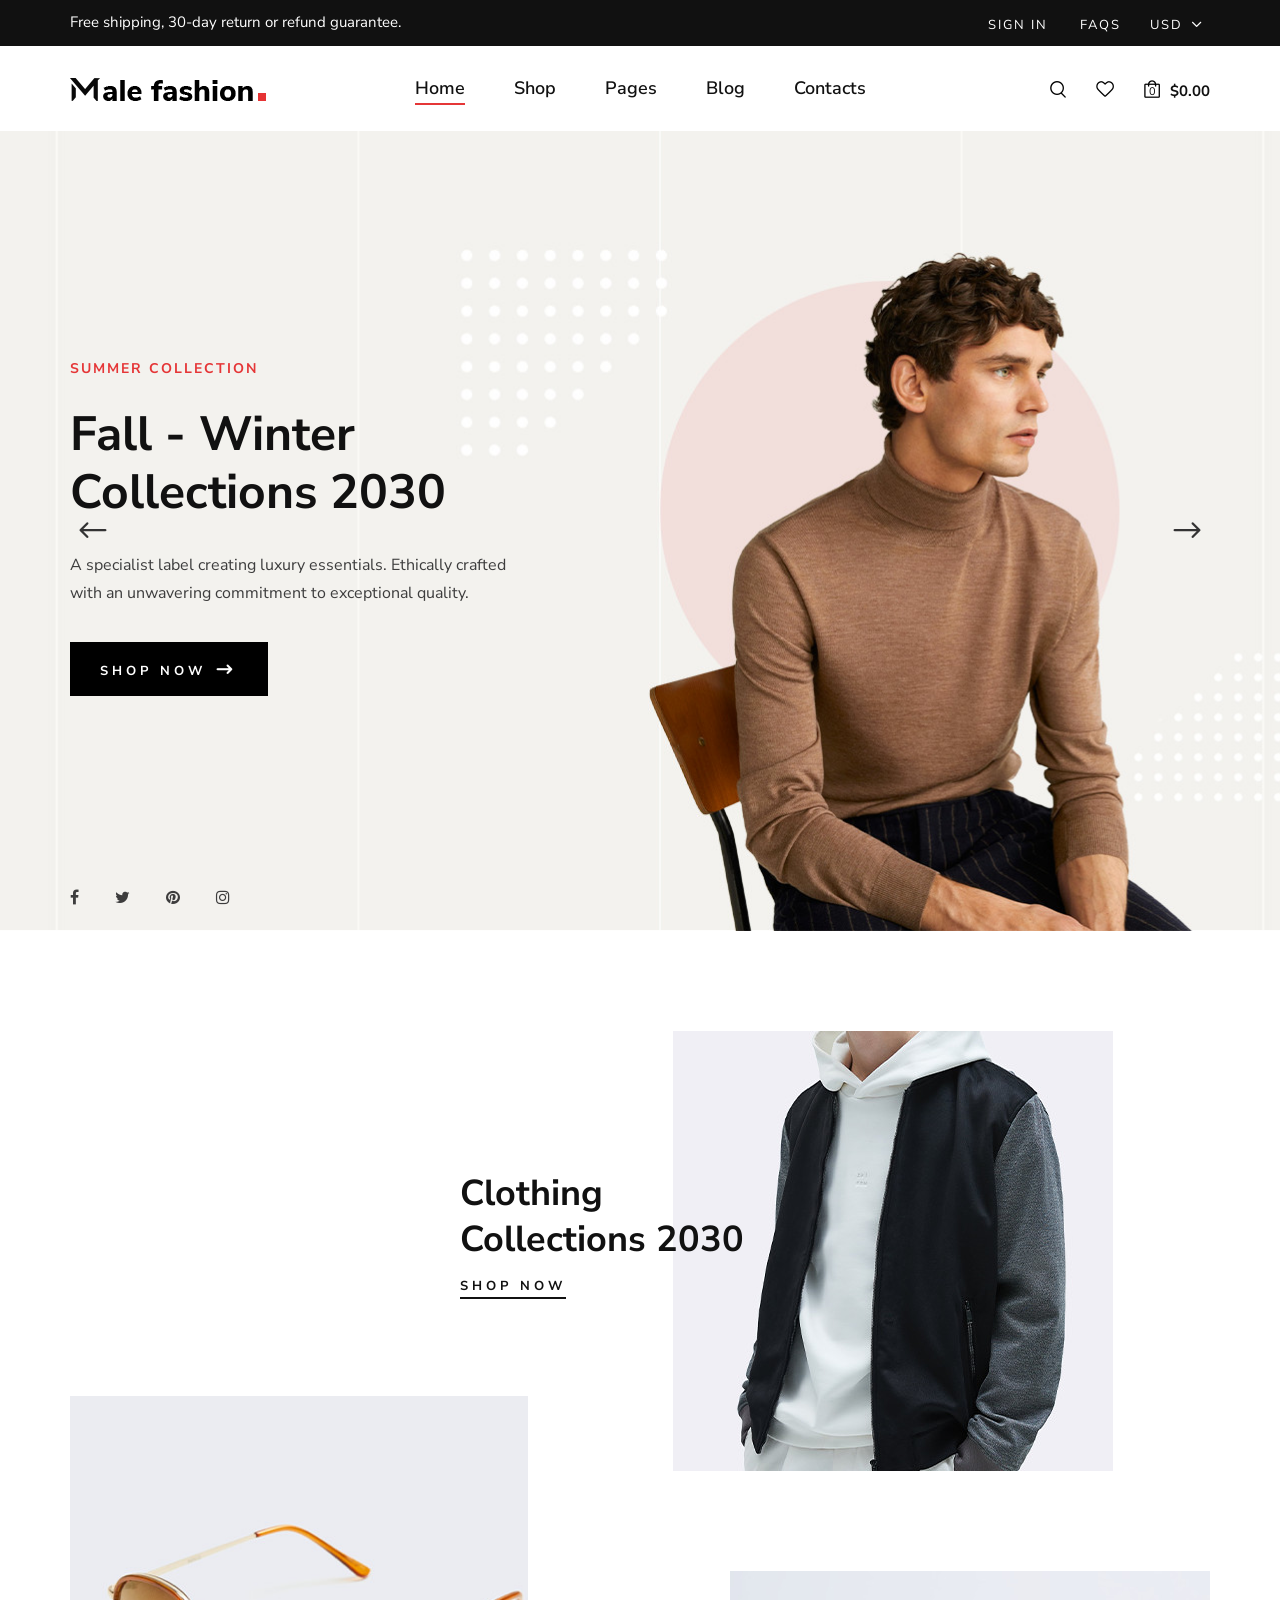
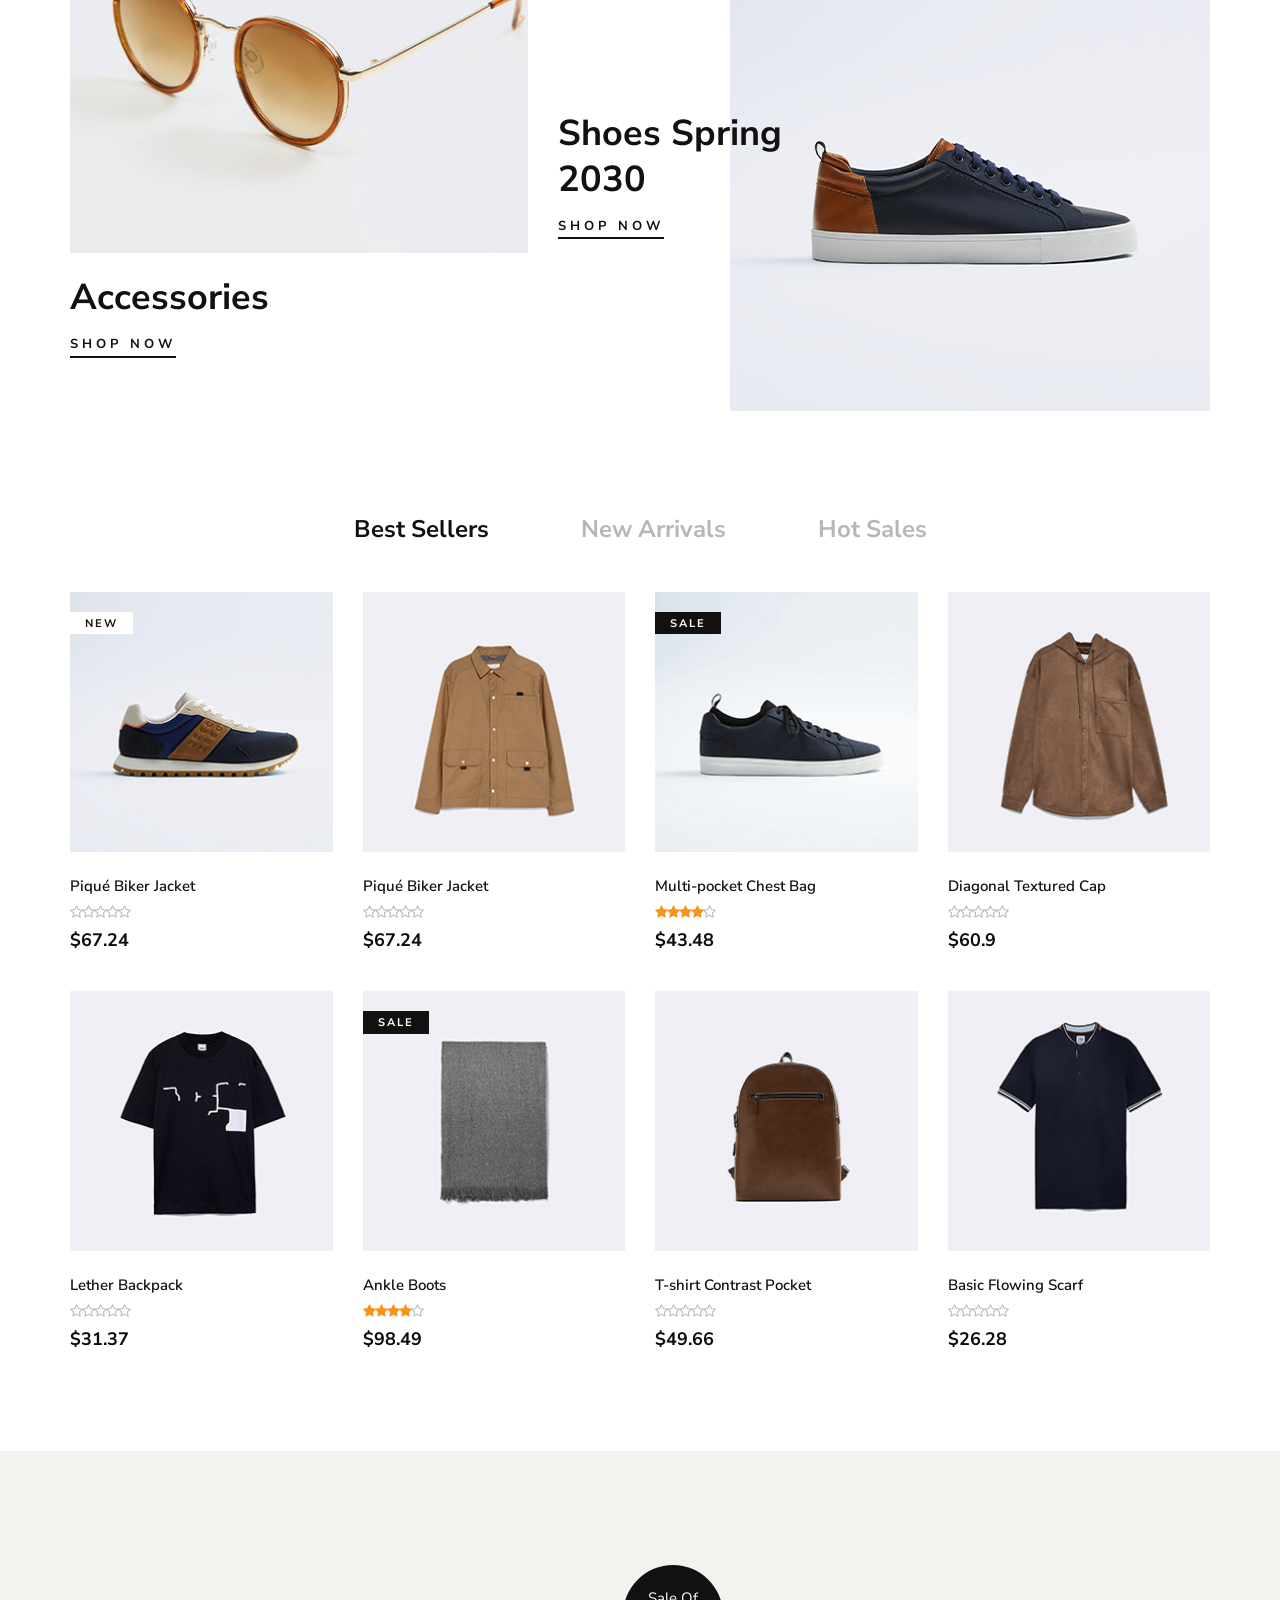
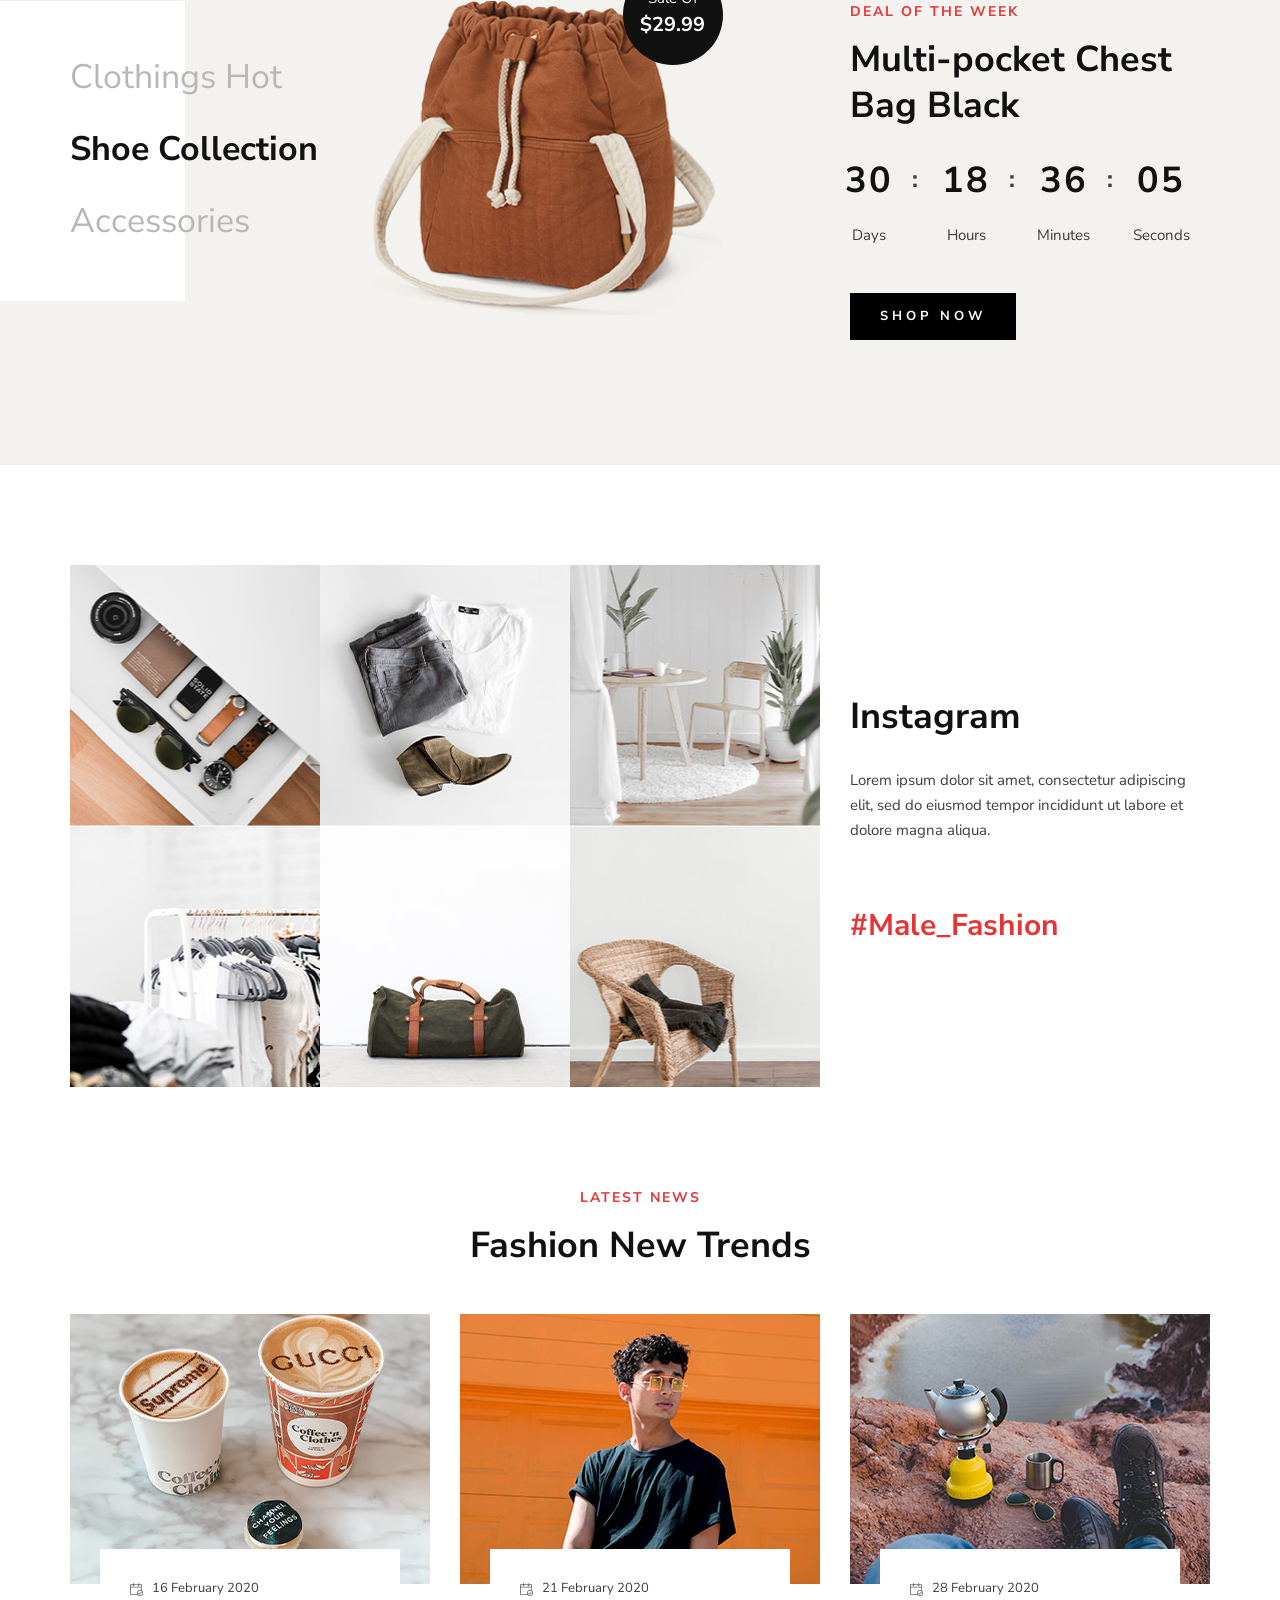
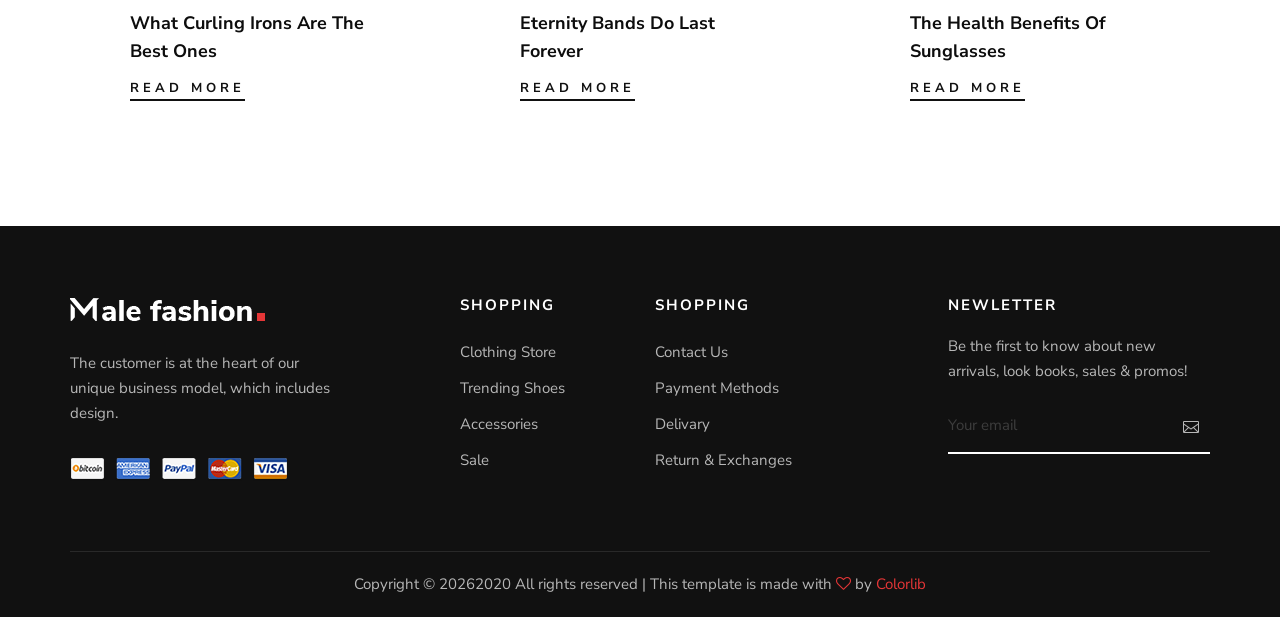
<file: src/main/webapp/resources/index.html>
<!DOCTYPE html>
<html lang="zxx">

<head>
    <meta charset="UTF-8">
    <meta name="description" content="Male_Fashion Template">
    <meta name="keywords" content="Male_Fashion, unica, creative, html">
    <meta name="viewport" content="width=device-width, initial-scale=1.0">
    <meta http-equiv="X-UA-Compatible" content="ie=edge">
    <title>Male-Fashion | Template</title>

    <!-- Google Font -->
    <link href="https://fonts.googleapis.com/css2?family=Nunito+Sans:wght@300;400;600;700;800;900&display=swap"
    rel="stylesheet">

    <!-- Css Styles -->
    <link rel="stylesheet" href="css/bootstrap.min.css" type="text/css">
    <link rel="stylesheet" href="css/font-awesome.min.css" type="text/css">
    <link rel="stylesheet" href="css/elegant-icons.css" type="text/css">
    <link rel="stylesheet" href="css/magnific-popup.css" type="text/css">
    <link rel="stylesheet" href="css/nice-select.css" type="text/css">
    <link rel="stylesheet" href="css/owl.carousel.min.css" type="text/css">
    <link rel="stylesheet" href="css/slicknav.min.css" type="text/css">
    <link rel="stylesheet" href="css/style.css" type="text/css">
</head>

<body>
    <!-- Page Preloder -->
    <div id="preloder">
        <div class="loader"></div>
    </div>

    <!-- Offcanvas Menu Begin -->
    <div class="offcanvas-menu-overlay"></div>
    <div class="offcanvas-menu-wrapper">
        <div class="offcanvas__option">
            <div class="offcanvas__links">
                <a href="#">Sign in</a>
                <a href="#">FAQs</a>
            </div>
            <div class="offcanvas__top__hover">
                <span>Usd <i class="arrow_carrot-down"></i></span>
                <ul>
                    <li>USD</li>
                    <li>EUR</li>
                    <li>USD</li>
                </ul>
            </div>
        </div>
        <div class="offcanvas__nav__option">
            <a href="#" class="search-switch"><img src="img/icon/search.png" alt=""></a>
            <a href="#"><img src="img/icon/heart.png" alt=""></a>
            <a href="#"><img src="img/icon/cart.png" alt=""> <span>0</span></a>
            <div class="price">$0.00</div>
        </div>
        <div id="mobile-menu-wrap"></div>
        <div class="offcanvas__text">
            <p>Free shipping, 30-day return or refund guarantee.</p>
        </div>
    </div>
    <!-- Offcanvas Menu End -->

    <!-- Header Section Begin -->
    <header class="header">
        <div class="header__top">
            <div class="container">
                <div class="row">
                    <div class="col-lg-6 col-md-7">
                        <div class="header__top__left">
                            <p>Free shipping, 30-day return or refund guarantee.</p>
                        </div>
                    </div>
                    <div class="col-lg-6 col-md-5">
                        <div class="header__top__right">
                            <div class="header__top__links">
                                <a href="#">Sign in</a>
                                <a href="#">FAQs</a>
                            </div>
                            <div class="header__top__hover">
                                <span>Usd <i class="arrow_carrot-down"></i></span>
                                <ul>
                                    <li>USD</li>
                                    <li>EUR</li>
                                    <li>USD</li>
                                </ul>
                            </div>
                        </div>
                    </div>
                </div>
            </div>
        </div>
        <div class="container">
            <div class="row">
                <div class="col-lg-3 col-md-3">
                    <div class="header__logo">
                        <a href="./index.html"><img src="img/logo.png" alt=""></a>
                    </div>
                </div>
                <div class="col-lg-6 col-md-6">
                    <nav class="header__menu mobile-menu">
                        <ul>
                            <li class="active"><a href="./index.html">Home</a></li>
                            <li><a href="./shop.html">Shop</a></li>
                            <li><a href="#">Pages</a>
                                <ul class="dropdown">
                                    <li><a href="./about.html">About Us</a></li>
                                    <li><a href="./shop-details.html">Shop Details</a></li>
                                    <li><a href="./shopping-cart.html">Shopping Cart</a></li>
                                    <li><a href="./checkout.html">Check Out</a></li>
                                    <li><a href="./blog-details.html">Blog Details</a></li>
                                </ul>
                            </li>
                            <li><a href="./blog.html">Blog</a></li>
                            <li><a href="./contact.html">Contacts</a></li>
                        </ul>
                    </nav>
                </div>
                <div class="col-lg-3 col-md-3">
                    <div class="header__nav__option">
                        <a href="#" class="search-switch"><img src="img/icon/search.png" alt=""></a>
                        <a href="#"><img src="img/icon/heart.png" alt=""></a>
                        <a href="#"><img src="img/icon/cart.png" alt=""> <span>0</span></a>
                        <div class="price">$0.00</div>
                    </div>
                </div>
            </div>
            <div class="canvas__open"><i class="fa fa-bars"></i></div>
        </div>
    </header>
    <!-- Header Section End -->

    <!-- Hero Section Begin -->
    <section class="hero">
        <div class="hero__slider owl-carousel">
            <div class="hero__items set-bg" data-setbg="img/hero/hero-1.jpg">
                <div class="container">
                    <div class="row">
                        <div class="col-xl-5 col-lg-7 col-md-8">
                            <div class="hero__text">
                                <h6>Summer Collection</h6>
                                <h2>Fall - Winter Collections 2030</h2>
                                <p>A specialist label creating luxury essentials. Ethically crafted with an unwavering
                                commitment to exceptional quality.</p>
                                <a href="#" class="primary-btn"l>Shop now <span class="arrow_right"></span></a>
                                <div class="hero__social">
                                    <a href="#"><i class="fa fa-facebook"></i></a>
                                    <a href="#"><i class="fa fa-twitter"></i></a>
                                    <a href="#"><i class="fa fa-pinterest"></i></a>
                                    <a href="#"><i class="fa fa-instagram"></i></a>
                                </div>
                            </div>
                        </div>
                    </div>
                </div>
            </div>
            <div class="hero__items set-bg" data-setbg="img/hero/hero-2.jpg">
                <div class="container">
                    <div class="row">
                        <div class="col-xl-5 col-lg-7 col-md-8">
                            <div class="hero__text">
                                <h6>Summer Collection</h6>
                                <h2>Fall - Winter Collections 2030</h2>
                                <p>A specialist label creating luxury essentials. Ethically crafted with an unwavering
                                commitment to exceptional quality.</p>
                                <a href="#" class="primary-btn">Shop now <span class="arrow_right"></span></a>
                                <a href="#" data-></a>
                                <div class="hero__social">
                                    <a href="#"><i class="fa fa-facebook"></i></a>
                                    <a href="#"><i class="fa fa-twitter"></i></a>
                                    <a href="#"><i class="fa fa-pinterest"></i></a>
                                    <a href="#"><i class="fa fa-instagram"></i></a>
                                </div>
                            </div>
                        </div>
                    </div>
                </div>
            </div>
        </div>
    </section>
    <!-- Hero Section End -->

    <!-- Banner Section Begin -->
    <section class="banner spad">
        <div class="container">
            <div class="row">
                <div class="col-lg-7 offset-lg-4">
                    <div class="banner__item">
                        <div class="banner__item__pic">
                            <img src="img/banner/banner-1.jpg" alt="">
                        </div>
                        <div class="banner__item__text">
                            <h2>Clothing Collections 2030</h2>
                            <a href="#">Shop now</a>
                        </div>
                    </div>
                </div>
                <div class="col-lg-5">
                    <div class="banner__item banner__item--middle">
                        <div class="banner__item__pic">
                            <img src="img/banner/banner-2.jpg" alt="">
                        </div>
                        <div class="banner__item__text">
                            <h2>Accessories</h2>
                            <a href="#">Shop now</a>
                        </div>
                    </div>
                </div>
                <div class="col-lg-7">
                    <div class="banner__item banner__item--last">
                        <div class="banner__item__pic">
                            <img src="img/banner/banner-3.jpg" alt="">
                        </div>
                        <div class="banner__item__text">
                            <h2>Shoes Spring 2030</h2>
                            <a href="#">Shop now</a>
                        </div>
                    </div>
                </div>
            </div>
        </div>
    </section>
    <!-- Banner Section End -->

    <!-- Product Section Begin -->
    <section class="product spad">
        <div class="container">
            <div class="row">
                <div class="col-lg-12">
                    <ul class="filter__controls">
                        <li class="active" data-filter="*">Best Sellers</li>
                        <li data-filter=".new-arrivals">New Arrivals</li>
                        <li data-filter=".hot-sales">Hot Sales</li>
                    </ul>
                </div>
            </div>
            <div class="row product__filter">
                <div class="col-lg-3 col-md-6 col-sm-6 col-md-6 col-sm-6 mix new-arrivals">
                    <div class="product__item">
                        <div class="product__item__pic set-bg" data-setbg="img/product/product-1.jpg">
                            <span class="label">New</span>
                            <ul class="product__hover">
                                <li><a href="#"><img src="img/icon/heart.png" alt=""></a></li>
                                <li><a href="#"><img src="img/icon/compare.png" alt=""> <span>Compare</span></a></li>
                                <li><a href="#"><img src="img/icon/search.png" alt=""></a></li>
                            </ul>
                        </div>
                        <div class="product__item__text">
                            <h6>Piqué Biker Jacket</h6>
                            <a href="#" class="add-cart">+ Add To Cart</a>
                            <div class="rating">
                                <i class="fa fa-star-o"></i>
                                <i class="fa fa-star-o"></i>
                                <i class="fa fa-star-o"></i>
                                <i class="fa fa-star-o"></i>
                                <i class="fa fa-star-o"></i>
                            </div>
                            <h5>$67.24</h5>
                            <div class="product__color__select">
                                <label for="pc-1">
                                    <input type="radio" id="pc-1">
                                </label>
                                <label class="active black" for="pc-2">
                                    <input type="radio" id="pc-2">
                                </label>
                                <label class="grey" for="pc-3">
                                    <input type="radio" id="pc-3">
                                </label>
                            </div>
                        </div>
                    </div>
                </div>
                <div class="col-lg-3 col-md-6 col-sm-6 col-md-6 col-sm-6 mix hot-sales">
                    <div class="product__item">
                        <div class="product__item__pic set-bg" data-setbg="img/product/product-2.jpg">
                            <ul class="product__hover">
                                <li><a href="#"><img src="img/icon/heart.png" alt=""></a></li>
                                <li><a href="#"><img src="img/icon/compare.png" alt=""> <span>Compare</span></a></li>
                                <li><a href="#"><img src="img/icon/search.png" alt=""></a></li>
                            </ul>
                        </div>
                        <div class="product__item__text">
                            <h6>Piqué Biker Jacket</h6>
                            <a href="#" class="add-cart">+ Add To Cart</a>
                            <div class="rating">
                                <i class="fa fa-star-o"></i>
                                <i class="fa fa-star-o"></i>
                                <i class="fa fa-star-o"></i>
                                <i class="fa fa-star-o"></i>
                                <i class="fa fa-star-o"></i>
                            </div>
                            <h5>$67.24</h5>
                            <div class="product__color__select">
                                <label for="pc-4">
                                    <input type="radio" id="pc-4">
                                </label>
                                <label class="active black" for="pc-5">
                                    <input type="radio" id="pc-5">
                                </label>
                                <label class="grey" for="pc-6">
                                    <input type="radio" id="pc-6">
                                </label>
                            </div>
                        </div>
                    </div>
                </div>
                <div class="col-lg-3 col-md-6 col-sm-6 col-md-6 col-sm-6 mix new-arrivals">
                    <div class="product__item sale">
                        <div class="product__item__pic set-bg" data-setbg="img/product/product-3.jpg">
                            <span class="label">Sale</span>
                            <ul class="product__hover">
                                <li><a href="#"><img src="img/icon/heart.png" alt=""></a></li>
                                <li><a href="#"><img src="img/icon/compare.png" alt=""> <span>Compare</span></a></li>
                                <li><a href="#"><img src="img/icon/search.png" alt=""></a></li>
                            </ul>
                        </div>
                        <div class="product__item__text">
                            <h6>Multi-pocket Chest Bag</h6>
                            <a href="#" class="add-cart">+ Add To Cart</a>
                            <div class="rating">
                                <i class="fa fa-star"></i>
                                <i class="fa fa-star"></i>
                                <i class="fa fa-star"></i>
                                <i class="fa fa-star"></i>
                                <i class="fa fa-star-o"></i>
                            </div>
                            <h5>$43.48</h5>
                            <div class="product__color__select">
                                <label for="pc-7">
                                    <input type="radio" id="pc-7">
                                </label>
                                <label class="active black" for="pc-8">
                                    <input type="radio" id="pc-8">
                                </label>
                                <label class="grey" for="pc-9">
                                    <input type="radio" id="pc-9">
                                </label>
                            </div>
                        </div>
                    </div>
                </div>
                <div class="col-lg-3 col-md-6 col-sm-6 col-md-6 col-sm-6 mix hot-sales">
                    <div class="product__item">
                        <div class="product__item__pic set-bg" data-setbg="img/product/product-4.jpg">
                            <ul class="product__hover">
                                <li><a href="#"><img src="img/icon/heart.png" alt=""></a></li>
                                <li><a href="#"><img src="img/icon/compare.png" alt=""> <span>Compare</span></a></li>
                                <li><a href="#"><img src="img/icon/search.png" alt=""></a></li>
                            </ul>
                        </div>
                        <div class="product__item__text">
                            <h6>Diagonal Textured Cap</h6>
                            <a href="#" class="add-cart">+ Add To Cart</a>
                            <div class="rating">
                                <i class="fa fa-star-o"></i>
                                <i class="fa fa-star-o"></i>
                                <i class="fa fa-star-o"></i>
                                <i class="fa fa-star-o"></i>
                                <i class="fa fa-star-o"></i>
                            </div>
                            <h5>$60.9</h5>
                            <div class="product__color__select">
                                <label for="pc-10">
                                    <input type="radio" id="pc-10">
                                </label>
                                <label class="active black" for="pc-11">
                                    <input type="radio" id="pc-11">
                                </label>
                                <label class="grey" for="pc-12">
                                    <input type="radio" id="pc-12">
                                </label>
                            </div>
                        </div>
                    </div>
                </div>
                <div class="col-lg-3 col-md-6 col-sm-6 col-md-6 col-sm-6 mix new-arrivals">
                    <div class="product__item">
                        <div class="product__item__pic set-bg" data-setbg="img/product/product-5.jpg">
                            <ul class="product__hover">
                                <li><a href="#"><img src="img/icon/heart.png" alt=""></a></li>
                                <li><a href="#"><img src="img/icon/compare.png" alt=""> <span>Compare</span></a></li>
                                <li><a href="#"><img src="img/icon/search.png" alt=""></a></li>
                            </ul>
                        </div>
                        <div class="product__item__text">
                            <h6>Lether Backpack</h6>
                            <a href="#" class="add-cart">+ Add To Cart</a>
                            <div class="rating">
                                <i class="fa fa-star-o"></i>
                                <i class="fa fa-star-o"></i>
                                <i class="fa fa-star-o"></i>
                                <i class="fa fa-star-o"></i>
                                <i class="fa fa-star-o"></i>
                            </div>
                            <h5>$31.37</h5>
                            <div class="product__color__select">
                                <label for="pc-13">
                                    <input type="radio" id="pc-13">
                                </label>
                                <label class="active black" for="pc-14">
                                    <input type="radio" id="pc-14">
                                </label>
                                <label class="grey" for="pc-15">
                                    <input type="radio" id="pc-15">
                                </label>
                            </div>
                        </div>
                    </div>
                </div>
                <div class="col-lg-3 col-md-6 col-sm-6 col-md-6 col-sm-6 mix hot-sales">
                    <div class="product__item sale">
                        <div class="product__item__pic set-bg" data-setbg="img/product/product-6.jpg">
                            <span class="label">Sale</span>
                            <ul class="product__hover">
                                <li><a href="#"><img src="img/icon/heart.png" alt=""></a></li>
                                <li><a href="#"><img src="img/icon/compare.png" alt=""> <span>Compare</span></a></li>
                                <li><a href="#"><img src="img/icon/search.png" alt=""></a></li>
                            </ul>
                        </div>
                        <div class="product__item__text">
                            <h6>Ankle Boots</h6>
                            <a href="#" class="add-cart">+ Add To Cart</a>
                            <div class="rating">
                                <i class="fa fa-star"></i>
                                <i class="fa fa-star"></i>
                                <i class="fa fa-star"></i>
                                <i class="fa fa-star"></i>
                                <i class="fa fa-star-o"></i>
                            </div>
                            <h5>$98.49</h5>
                            <div class="product__color__select">
                                <label for="pc-16">
                                    <input type="radio" id="pc-16">
                                </label>
                                <label class="active black" for="pc-17">
                                    <input type="radio" id="pc-17">
                                </label>
                                <label class="grey" for="pc-18">
                                    <input type="radio" id="pc-18">
                                </label>
                            </div>
                        </div>
                    </div>
                </div>
                <div class="col-lg-3 col-md-6 col-sm-6 col-md-6 col-sm-6 mix new-arrivals">
                    <div class="product__item">
                        <div class="product__item__pic set-bg" data-setbg="img/product/product-7.jpg">
                            <ul class="product__hover">
                                <li><a href="#"><img src="img/icon/heart.png" alt=""></a></li>
                                <li><a href="#"><img src="img/icon/compare.png" alt=""> <span>Compare</span></a></li>
                                <li><a href="#"><img src="img/icon/search.png" alt=""></a></li>
                            </ul>
                        </div>
                        <div class="product__item__text">
                            <h6>T-shirt Contrast Pocket</h6>
                            <a href="#" class="add-cart">+ Add To Cart</a>
                            <div class="rating">
                                <i class="fa fa-star-o"></i>
                                <i class="fa fa-star-o"></i>
                                <i class="fa fa-star-o"></i>
                                <i class="fa fa-star-o"></i>
                                <i class="fa fa-star-o"></i>
                            </div>
                            <h5>$49.66</h5>
                            <div class="product__color__select">
                                <label for="pc-19">
                                    <input type="radio" id="pc-19">
                                </label>
                                <label class="active black" for="pc-20">
                                    <input type="radio" id="pc-20">
                                </label>
                                <label class="grey" for="pc-21">
                                    <input type="radio" id="pc-21">
                                </label>
                            </div>
                        </div>
                    </div>
                </div>
                <div class="col-lg-3 col-md-6 col-sm-6 col-md-6 col-sm-6 mix hot-sales">
                    <div class="product__item">
                        <div class="product__item__pic set-bg" data-setbg="img/product/product-8.jpg">
                            <ul class="product__hover">
                                <li><a href="#"><img src="img/icon/heart.png" alt=""></a></li>
                                <li><a href="#"><img src="img/icon/compare.png" alt=""> <span>Compare</span></a></li>
                                <li><a href="#"><img src="img/icon/search.png" alt=""></a></li>
                            </ul>
                        </div>
                        <div class="product__item__text">
                            <h6>Basic Flowing Scarf</h6>
                            <a href="#" class="add-cart">+ Add To Cart</a>
                            <div class="rating">
                                <i class="fa fa-star-o"></i>
                                <i class="fa fa-star-o"></i>
                                <i class="fa fa-star-o"></i>
                                <i class="fa fa-star-o"></i>
                                <i class="fa fa-star-o"></i>
                            </div>
                            <h5>$26.28</h5>
                            <div class="product__color__select">
                                <label for="pc-22">
                                    <input type="radio" id="pc-22">
                                </label>
                                <label class="active black" for="pc-23">
                                    <input type="radio" id="pc-23">
                                </label>
                                <label class="grey" for="pc-24">
                                    <input type="radio" id="pc-24">
                                </label>
                            </div>
                        </div>
                    </div>
                </div>
            </div>
        </div>
    </section>
    <!-- Product Section End -->

    <!-- Categories Section Begin -->
    <section class="categories spad">
        <div class="container">
            <div class="row">
                <div class="col-lg-3">
                    <div class="categories__text">
                        <h2>Clothings Hot <br /> <span>Shoe Collection</span> <br /> Accessories</h2>
                    </div>
                </div>
                <div class="col-lg-4">
                    <div class="categories__hot__deal">
                        <img src="img/product-sale.png" alt="">
                        <div class="hot__deal__sticker">
                            <span>Sale Of</span>
                            <h5>$29.99</h5>
                        </div>
                    </div>
                </div>
                <div class="col-lg-4 offset-lg-1">
                    <div class="categories__deal__countdown">
                        <span>Deal Of The Week</span>
                        <h2>Multi-pocket Chest Bag Black</h2>
                        <div class="categories__deal__countdown__timer" id="countdown">
                            <div class="cd-item">
                                <span>3</span>
                                <p>Days</p>
                            </div>
                            <div class="cd-item">
                                <span>1</span>
                                <p>Hours</p>
                            </div>
                            <div class="cd-item">
                                <span>50</span>
                                <p>Minutes</p>
                            </div>
                            <div class="cd-item">
                                <span>18</span>
                                <p>Seconds</p>
                            </div>
                        </div>
                        <a href="#" class="primary-btn">Shop now</a>
                    </div>
                </div>
            </div>
        </div>
    </section>
    <!-- Categories Section End -->

    <!-- Instagram Section Begin -->
    <section class="instagram spad">
        <div class="container">
            <div class="row">
                <div class="col-lg-8">
                    <div class="instagram__pic">
                        <div class="instagram__pic__item set-bg" data-setbg="img/instagram/instagram-1.jpg"></div>
                        <div class="instagram__pic__item set-bg" data-setbg="img/instagram/instagram-2.jpg"></div>
                        <div class="instagram__pic__item set-bg" data-setbg="img/instagram/instagram-3.jpg"></div>
                        <div class="instagram__pic__item set-bg" data-setbg="img/instagram/instagram-4.jpg"></div>
                        <div class="instagram__pic__item set-bg" data-setbg="img/instagram/instagram-5.jpg"></div>
                        <div class="instagram__pic__item set-bg" data-setbg="img/instagram/instagram-6.jpg"></div>
                    </div>
                </div>
                <div class="col-lg-4">
                    <div class="instagram__text">
                        <h2>Instagram</h2>
                        <p>Lorem ipsum dolor sit amet, consectetur adipiscing elit, sed do eiusmod tempor incididunt ut
                        labore et dolore magna aliqua.</p>
                        <h3>#Male_Fashion</h3>
                    </div>
                </div>
            </div>
        </div>
    </section>
    <!-- Instagram Section End -->

    <!-- Latest Blog Section Begin -->
    <section class="latest spad">
        <div class="container">
            <div class="row">
                <div class="col-lg-12">
                    <div class="section-title">
                        <span>Latest News</span>
                        <h2>Fashion New Trends</h2>
                    </div>
                </div>
            </div>
            <div class="row">
                <div class="col-lg-4 col-md-6 col-sm-6">
                    <div class="blog__item">
                        <div class="blog__item__pic set-bg" data-setbg="img/blog/blog-1.jpg"></div>
                        <div class="blog__item__text">
                            <span><img src="img/icon/calendar.png" alt=""> 16 February 2020</span>
                            <h5>What Curling Irons Are The Best Ones</h5>
                            <a href="#">Read More</a>
                        </div>
                    </div>
                </div>
                <div class="col-lg-4 col-md-6 col-sm-6">
                    <div class="blog__item">
                        <div class="blog__item__pic set-bg" data-setbg="img/blog/blog-2.jpg"></div>
                        <div class="blog__item__text">
                            <span><img src="img/icon/calendar.png" alt=""> 21 February 2020</span>
                            <h5>Eternity Bands Do Last Forever</h5>
                            <a href="#">Read More</a>
                        </div>
                    </div>
                </div>
                <div class="col-lg-4 col-md-6 col-sm-6">
                    <div class="blog__item">
                        <div class="blog__item__pic set-bg" data-setbg="img/blog/blog-3.jpg"></div>
                        <div class="blog__item__text">
                            <span><img src="img/icon/calendar.png" alt=""> 28 February 2020</span>
                            <h5>The Health Benefits Of Sunglasses</h5>
                            <a href="#">Read More</a>
                        </div>
                    </div>
                </div>
            </div>
        </div>
    </section>
    <!-- Latest Blog Section End -->

    <!-- Footer Section Begin -->
    <footer class="footer">
        <div class="container">
            <div class="row">
                <div class="col-lg-3 col-md-6 col-sm-6">
                    <div class="footer__about">
                        <div class="footer__logo">
                            <a href="#"><img src="img/footer-logo.png" alt=""></a>
                        </div>
                        <p>The customer is at the heart of our unique business model, which includes design.</p>
                        <a href="#"><img src="img/payment.png" alt=""></a>
                    </div>
                </div>
                <div class="col-lg-2 offset-lg-1 col-md-3 col-sm-6">
                    <div class="footer__widget">
                        <h6>Shopping</h6>
                        <ul>
                            <li><a href="#">Clothing Store</a></li>
                            <li><a href="#">Trending Shoes</a></li>
                            <li><a href="#">Accessories</a></li>
                            <li><a href="#">Sale</a></li>
                        </ul>
                    </div>
                </div>
                <div class="col-lg-2 col-md-3 col-sm-6">
                    <div class="footer__widget">
                        <h6>Shopping</h6>
                        <ul>
                            <li><a href="#">Contact Us</a></li>
                            <li><a href="#">Payment Methods</a></li>
                            <li><a href="#">Delivary</a></li>
                            <li><a href="#">Return & Exchanges</a></li>
                        </ul>
                    </div>
                </div>
                <div class="col-lg-3 offset-lg-1 col-md-6 col-sm-6">
                    <div class="footer__widget">
                        <h6>NewLetter</h6>
                        <div class="footer__newslatter">
                            <p>Be the first to know about new arrivals, look books, sales & promos!</p>
                            <form action="#">
                                <input type="text" placeholder="Your email">
                                <button type="submit"><span class="icon_mail_alt"></span></button>
                            </form>
                        </div>
                    </div>
                </div>
            </div>
            <div class="row">
                <div class="col-lg-12 text-center">
                    <div class="footer__copyright__text">
                        <!-- Link back to Colorlib can't be removed. Template is licensed under CC BY 3.0. -->
                        <p>Copyright ©
                            <script>
                                document.write(new Date().getFullYear());
                            </script>2020
                            All rights reserved | This template is made with <i class="fa fa-heart-o"
                            aria-hidden="true"></i> by <a href="https://colorlib.com" target="_blank">Colorlib</a>
                        </p>
                        <!-- Link back to Colorlib can't be removed. Template is licensed under CC BY 3.0. -->
                    </div>
                </div>
            </div>
        </div>
    </footer>
    <!-- Footer Section End -->

    <!-- Search Begin -->
    <div class="search-model">
        <div class="h-100 d-flex align-items-center justify-content-center">
            <div class="search-close-switch">+</div>
            <form class="search-model-form">
                <input type="text" id="search-input" placeholder="Search here.....">
            </form>
        </div>
    </div>
    <!-- Search End -->

    <!-- Js Plugins -->
    <script src="js/jquery-3.3.1.min.js"></script>
    <script src="js/bootstrap.min.js"></script>
    <script src="js/jquery.nice-select.min.js"></script>
    <script src="js/jquery.nicescroll.min.js"></script>
    <script src="js/jquery.magnific-popup.min.js"></script>
    <script src="js/jquery.countdown.min.js"></script>
    <script src="js/jquery.slicknav.js"></script>
    <script src="js/mixitup.min.js"></script>
    <script src="js/owl.carousel.min.js"></script>
    <script src="js/main.js"></script>
</body>

</html>
</file>
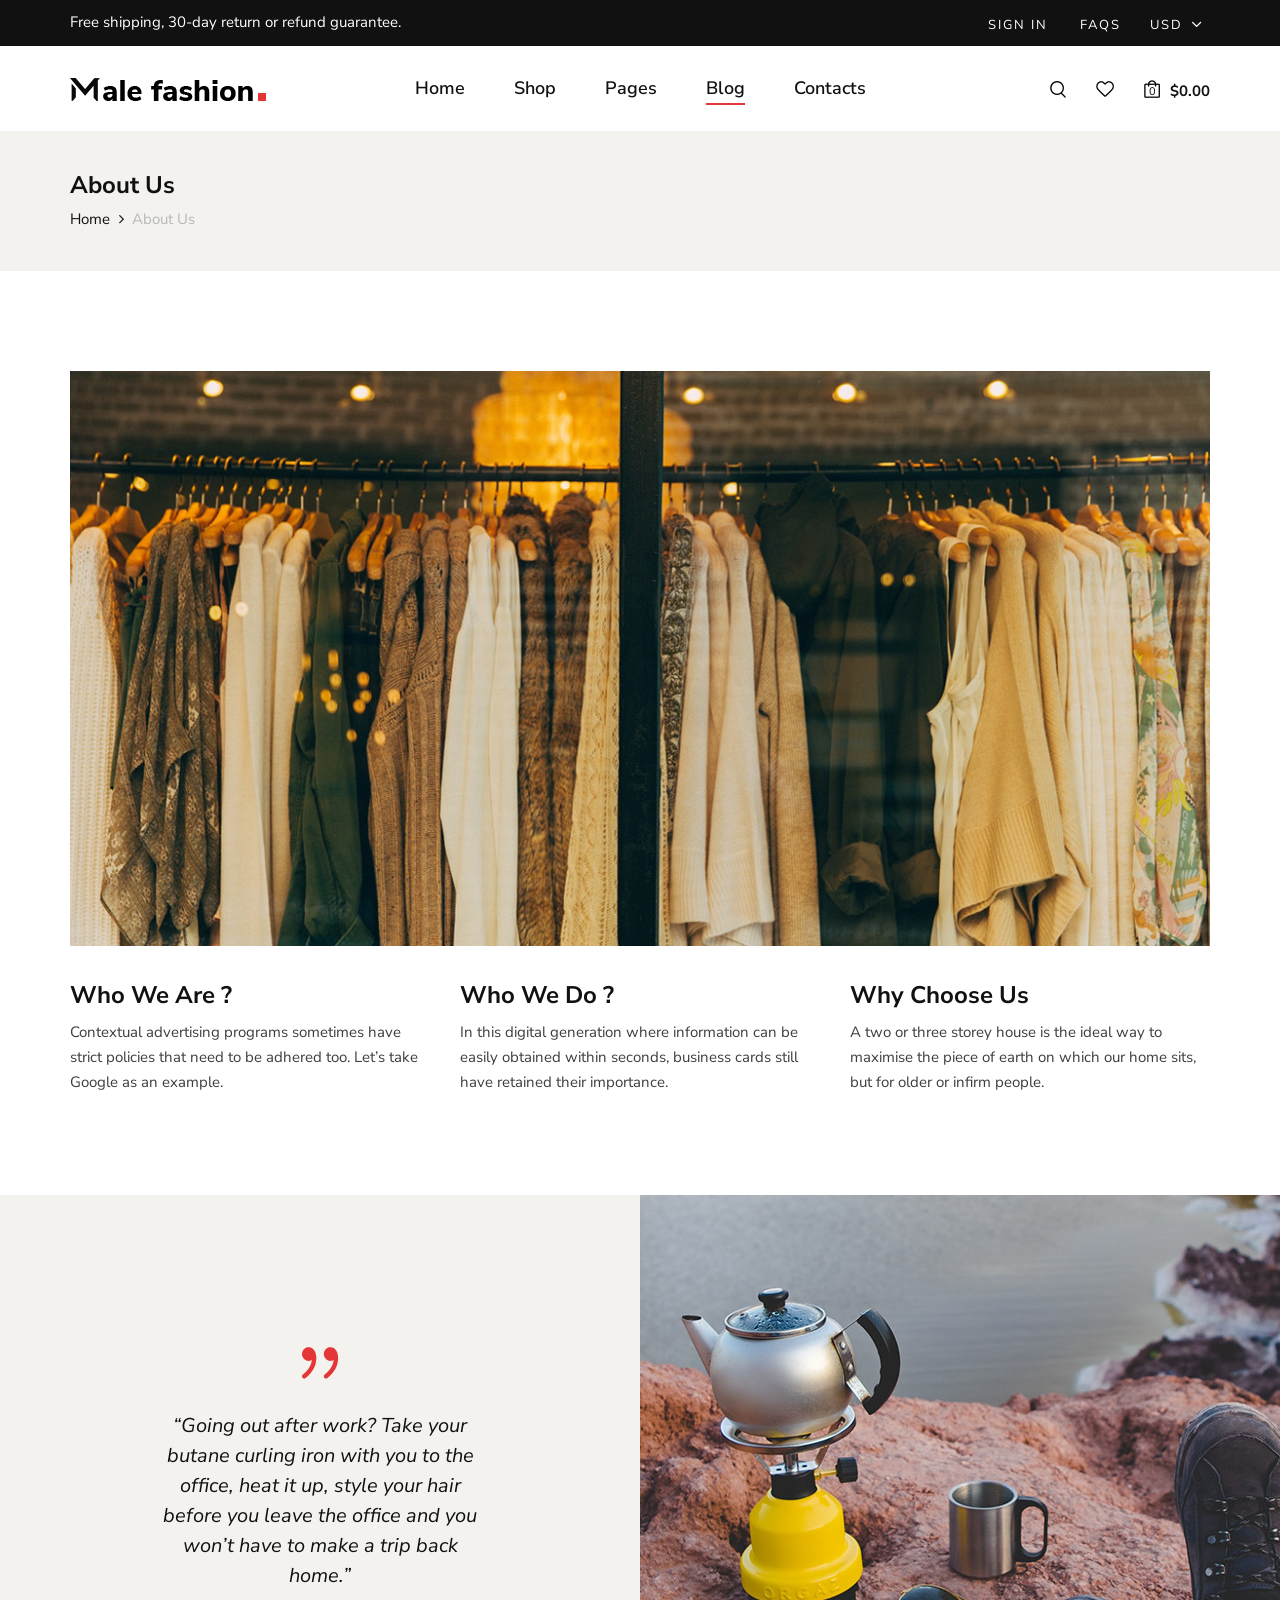
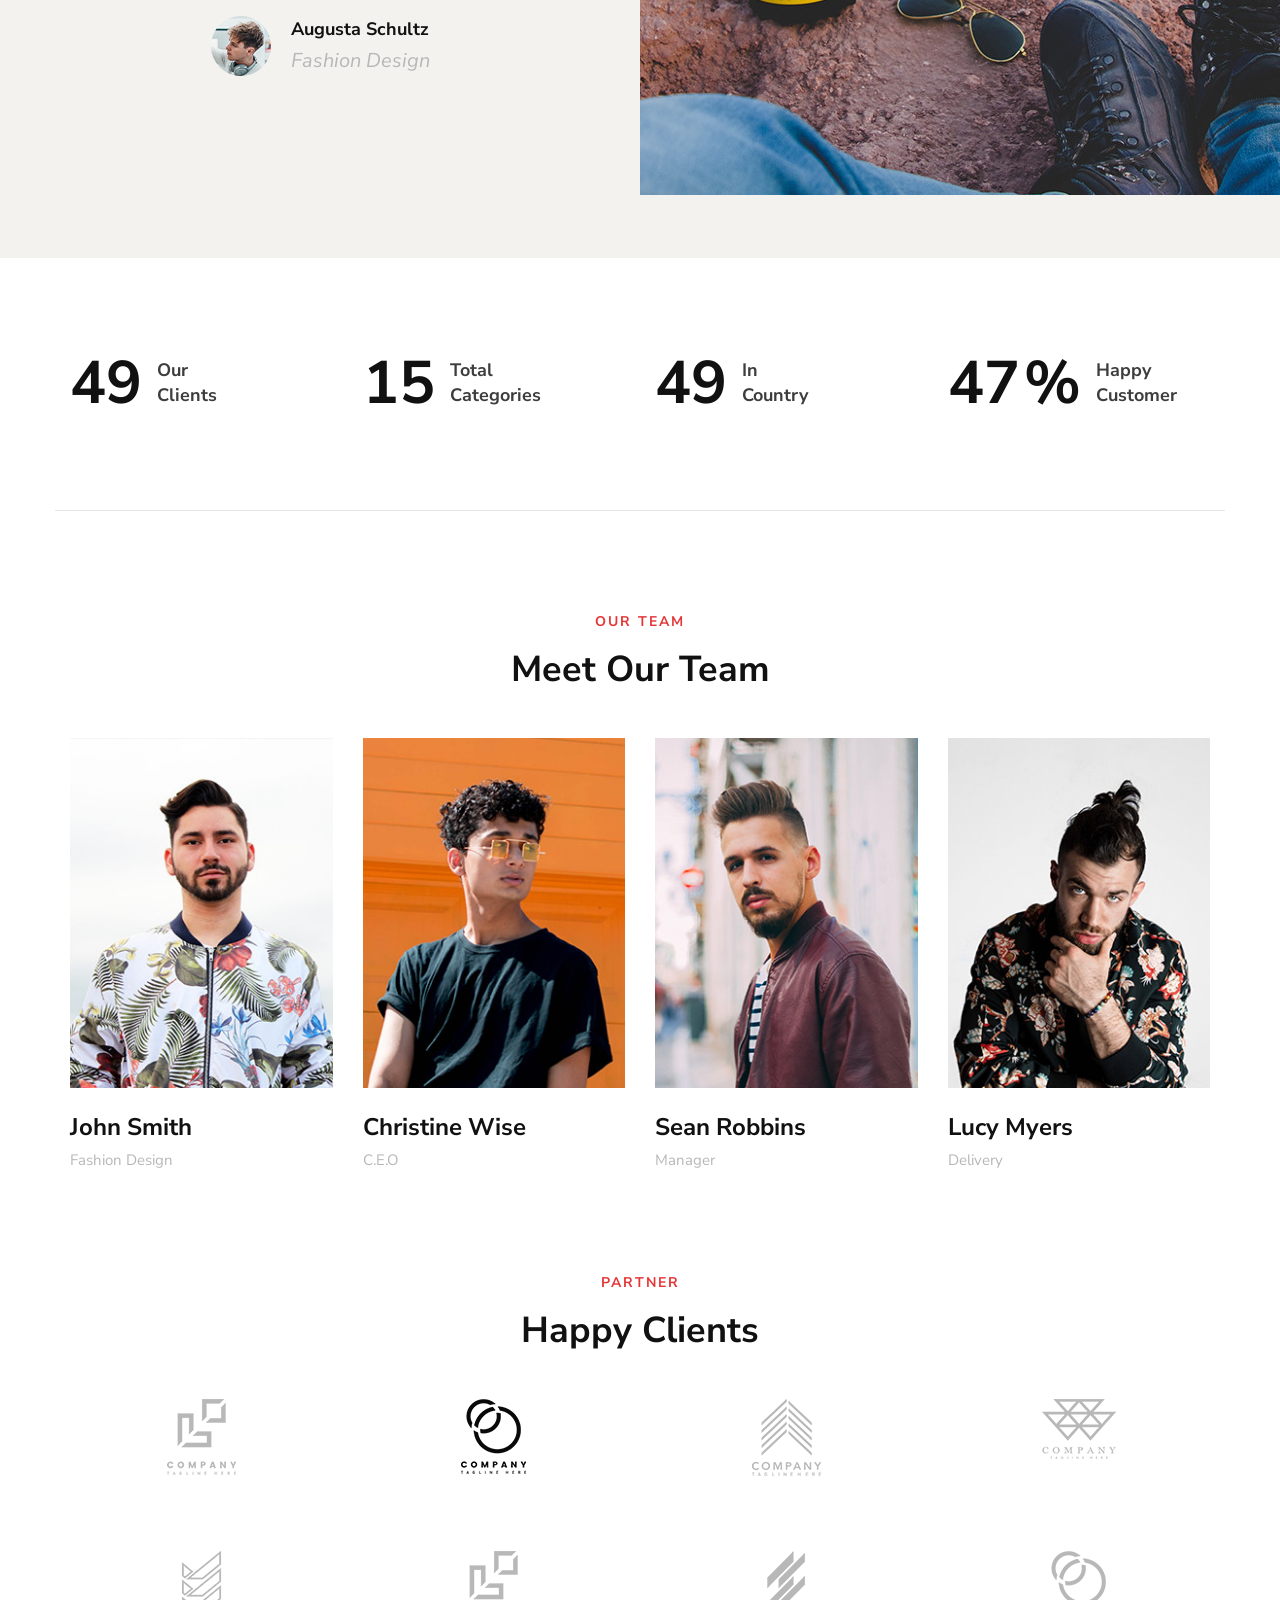
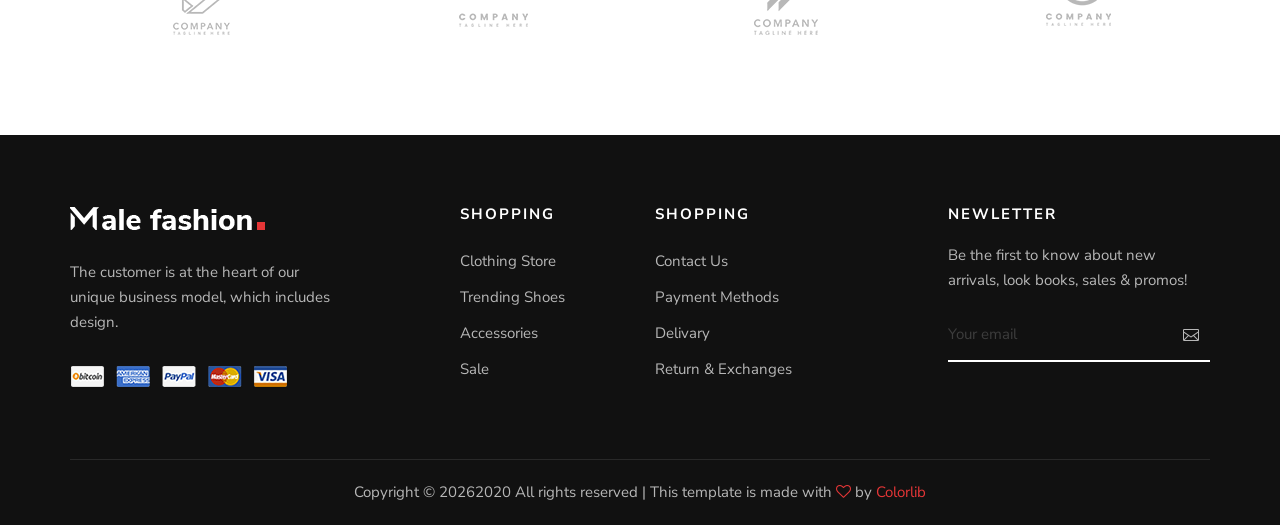
<file: src/main/webapp/resources/about.html>
<!DOCTYPE html>
<html lang="zxx">

<head>
    <meta charset="UTF-8">
    <meta name="description" content="Male_Fashion Template">
    <meta name="keywords" content="Male_Fashion, unica, creative, html">
    <meta name="viewport" content="width=device-width, initial-scale=1.0">
    <meta http-equiv="X-UA-Compatible" content="ie=edge">
    <title>Male-Fashion | Template</title>

    <!-- Google Font -->
    <link href="https://fonts.googleapis.com/css2?family=Nunito+Sans:wght@300;400;600;700;800;900&display=swap"
    rel="stylesheet">

    <!-- Css Styles -->
    <link rel="stylesheet" href="css/bootstrap.min.css" type="text/css">
    <link rel="stylesheet" href="css/font-awesome.min.css" type="text/css">
    <link rel="stylesheet" href="css/elegant-icons.css" type="text/css">
    <link rel="stylesheet" href="css/magnific-popup.css" type="text/css">
    <link rel="stylesheet" href="css/nice-select.css" type="text/css">
    <link rel="stylesheet" href="css/owl.carousel.min.css" type="text/css">
    <link rel="stylesheet" href="css/slicknav.min.css" type="text/css">
    <link rel="stylesheet" href="css/style.css" type="text/css">
</head>

<body>
    <!-- Page Preloder -->
    <div id="preloder">
        <div class="loader"></div>
    </div>

    <!-- Offcanvas Menu Begin -->
    <div class="offcanvas-menu-overlay"></div>
    <div class="offcanvas-menu-wrapper">
        <div class="offcanvas__option">
            <div class="offcanvas__links">
                <a href="#">Sign in</a>
                <a href="#">FAQs</a>
            </div>
            <div class="offcanvas__top__hover">
                <span>Usd <i class="arrow_carrot-down"></i></span>
                <ul>
                    <li>USD</li>
                    <li>EUR</li>
                    <li>USD</li>
                </ul>
            </div>
        </div>
        <div class="offcanvas__nav__option">
            <a href="#" class="search-switch"><img src="img/icon/search.png" alt=""></a>
            <a href="#"><img src="img/icon/heart.png" alt=""></a>
            <a href="#"><img src="img/icon/cart.png" alt=""> <span>0</span></a>
            <div class="price">$0.00</div>
        </div>
        <div id="mobile-menu-wrap"></div>
        <div class="offcanvas__text">
            <p>Free shipping, 30-day return or refund guarantee.</p>
        </div>
    </div>
    <!-- Offcanvas Menu End -->

    <!-- Header Section Begin -->
    <header class="header">
        <div class="header__top">
            <div class="container">
                <div class="row">
                    <div class="col-lg-6 col-md-7">
                        <div class="header__top__left">
                            <p>Free shipping, 30-day return or refund guarantee.</p>
                        </div>
                    </div>
                    <div class="col-lg-6 col-md-5">
                        <div class="header__top__right">
                            <div class="header__top__links">
                                <a href="#">Sign in</a>
                                <a href="#">FAQs</a>
                            </div>
                            <div class="header__top__hover">
                                <span>Usd <i class="arrow_carrot-down"></i></span>
                                <ul>
                                    <li>USD</li>
                                    <li>EUR</li>
                                    <li>USD</li>
                                </ul>
                            </div>
                        </div>
                    </div>
                </div>
            </div>
        </div>
        <div class="container">
            <div class="row">
                <div class="col-lg-3 col-md-3">
                    <div class="header__logo">
                        <a href="./index.html"><img src="img/logo.png" alt=""></a>
                    </div>
                </div>
                <div class="col-lg-6 col-md-6">
                    <nav class="header__menu mobile-menu">
                        <ul>
                            <li><a href="./index.html">Home</a></li>
                            <li><a href="./shop.html">Shop</a></li>
                            <li><a href="#">Pages</a>
                                <ul class="dropdown">
                                    <li><a href="./about.html">About Us</a></li>
                                    <li><a href="./shop-details.html">Shop Details</a></li>
                                    <li><a href="./shopping-cart.html">Shopping Cart</a></li>
                                    <li><a href="./checkout.html">Check Out</a></li>
                                    <li><a href="./blog-details.html">Blog Details</a></li>
                                </ul>
                            </li>
                            <li class="active"><a href="./blog.html">Blog</a></li>
                            <li><a href="./contact.html">Contacts</a></li>
                        </ul>
                    </nav>
                </div>
                <div class="col-lg-3 col-md-3">
                    <div class="header__nav__option">
                        <a href="#" class="search-switch"><img src="img/icon/search.png" alt=""></a>
                        <a href="#"><img src="img/icon/heart.png" alt=""></a>
                        <a href="#"><img src="img/icon/cart.png" alt=""> <span>0</span></a>
                        <div class="price">$0.00</div>
                    </div>
                </div>
            </div>
            <div class="canvas__open"><i class="fa fa-bars"></i></div>
        </div>
    </header>
    <!-- Header Section End -->

    <!-- Breadcrumb Section Begin -->
    <section class="breadcrumb-option">
        <div class="container">
            <div class="row">
                <div class="col-lg-12">
                    <div class="breadcrumb__text">
                        <h4>About Us</h4>
                        <div class="breadcrumb__links">
                            <a href="./index.html">Home</a>
                            <span>About Us</span>
                        </div>
                    </div>
                </div>
            </div>
        </div>
    </section>
    <!-- Breadcrumb Section End -->

    <!-- About Section Begin -->
    <section class="about spad">
        <div class="container">
            <div class="row">
                <div class="col-lg-12">
                    <div class="about__pic">
                        <img src="img/about/about-us.jpg" alt="">
                    </div>
                </div>
            </div>
            <div class="row">
                <div class="col-lg-4 col-md-4 col-sm-6">
                    <div class="about__item">
                        <h4>Who We Are ?</h4>
                        <p>Contextual advertising programs sometimes have strict policies that need to be adhered too.
                        Let’s take Google as an example.</p>
                    </div>
                </div>
                <div class="col-lg-4 col-md-4 col-sm-6">
                    <div class="about__item">
                        <h4>Who We Do ?</h4>
                        <p>In this digital generation where information can be easily obtained within seconds, business
                        cards still have retained their importance.</p>
                    </div>
                </div>
                <div class="col-lg-4 col-md-4 col-sm-6">
                    <div class="about__item">
                        <h4>Why Choose Us</h4>
                        <p>A two or three storey house is the ideal way to maximise the piece of earth on which our home
                        sits, but for older or infirm people.</p>
                    </div>
                </div>
            </div>
        </div>
    </section>
    <!-- About Section End -->

    <!-- Testimonial Section Begin -->
    <section class="testimonial">
        <div class="container-fluid">
            <div class="row">
                <div class="col-lg-6 p-0">
                    <div class="testimonial__text">
                        <span class="icon_quotations"></span>
                        <p>“Going out after work? Take your butane curling iron with you to the office, heat it up,
                            style your hair before you leave the office and you won’t have to make a trip back home.”
                        </p>
                        <div class="testimonial__author">
                            <div class="testimonial__author__pic">
                                <img src="img/about/testimonial-author.jpg" alt="">
                            </div>
                            <div class="testimonial__author__text">
                                <h5>Augusta Schultz</h5>
                                <p>Fashion Design</p>
                            </div>
                        </div>
                    </div>
                </div>
                <div class="col-lg-6 p-0">
                    <div class="testimonial__pic set-bg" data-setbg="img/about/testimonial-pic.jpg"></div>
                </div>
            </div>
        </div>
    </section>
    <!-- Testimonial Section End -->

    <!-- Counter Section Begin -->
    <section class="counter spad">
        <div class="container">
            <div class="row">
                <div class="col-lg-3 col-md-6 col-sm-6">
                    <div class="counter__item">
                        <div class="counter__item__number">
                            <h2 class="cn_num">102</h2>
                        </div>
                        <span>Our <br />Clients</span>
                    </div>
                </div>
                <div class="col-lg-3 col-md-6 col-sm-6">
                    <div class="counter__item">
                        <div class="counter__item__number">
                            <h2 class="cn_num">30</h2>
                        </div>
                        <span>Total <br />Categories</span>
                    </div>
                </div>
                <div class="col-lg-3 col-md-6 col-sm-6">
                    <div class="counter__item">
                        <div class="counter__item__number">
                            <h2 class="cn_num">102</h2>
                        </div>
                        <span>In <br />Country</span>
                    </div>
                </div>
                <div class="col-lg-3 col-md-6 col-sm-6">
                    <div class="counter__item">
                        <div class="counter__item__number">
                            <h2 class="cn_num">98</h2>
                            <strong>%</strong>
                        </div>
                        <span>Happy <br />Customer</span>
                    </div>
                </div>
            </div>
        </div>
    </section>
    <!-- Counter Section End -->

    <!-- Team Section Begin -->
    <section class="team spad">
        <div class="container">
            <div class="row">
                <div class="col-lg-12">
                    <div class="section-title">
                        <span>Our Team</span>
                        <h2>Meet Our Team</h2>
                    </div>
                </div>
            </div>
            <div class="row">
                <div class="col-lg-3 col-md-6 col-sm-6">
                    <div class="team__item">
                        <img src="img/about/team-1.jpg" alt="">
                        <h4>John Smith</h4>
                        <span>Fashion Design</span>
                    </div>
                </div>
                <div class="col-lg-3 col-md-6 col-sm-6">
                    <div class="team__item">
                        <img src="img/about/team-2.jpg" alt="">
                        <h4>Christine Wise</h4>
                        <span>C.E.O</span>
                    </div>
                </div>
                <div class="col-lg-3 col-md-6 col-sm-6">
                    <div class="team__item">
                        <img src="img/about/team-3.jpg" alt="">
                        <h4>Sean Robbins</h4>
                        <span>Manager</span>
                    </div>
                </div>
                <div class="col-lg-3 col-md-6 col-sm-6">
                    <div class="team__item">
                        <img src="img/about/team-4.jpg" alt="">
                        <h4>Lucy Myers</h4>
                        <span>Delivery</span>
                    </div>
                </div>
            </div>
        </div>
    </section>
    <!-- Team Section End -->

    <!-- Client Section Begin -->
    <section class="clients spad">
        <div class="container">
            <div class="row">
                <div class="col-lg-12">
                    <div class="section-title">
                        <span>Partner</span>
                        <h2>Happy Clients</h2>
                    </div>
                </div>
            </div>
            <div class="row">
                <div class="col-lg-3 col-md-4 col-sm-4 col-6">
                    <a href="#" class="client__item"><img src="img/clients/client-1.png" alt=""></a>
                </div>
                <div class="col-lg-3 col-md-4 col-sm-4 col-6">
                    <a href="#" class="client__item"><img src="img/clients/client-2.png" alt=""></a>
                </div>
                <div class="col-lg-3 col-md-4 col-sm-4 col-6">
                    <a href="#" class="client__item"><img src="img/clients/client-3.png" alt=""></a>
                </div>
                <div class="col-lg-3 col-md-4 col-sm-4 col-6">
                    <a href="#" class="client__item"><img src="img/clients/client-4.png" alt=""></a>
                </div>
                <div class="col-lg-3 col-md-4 col-sm-4 col-6">
                    <a href="#" class="client__item"><img src="img/clients/client-5.png" alt=""></a>
                </div>
                <div class="col-lg-3 col-md-4 col-sm-4 col-6">
                    <a href="#" class="client__item"><img src="img/clients/client-6.png" alt=""></a>
                </div>
                <div class="col-lg-3 col-md-4 col-sm-4 col-6">
                    <a href="#" class="client__item"><img src="img/clients/client-7.png" alt=""></a>
                </div>
                <div class="col-lg-3 col-md-4 col-sm-4 col-6">
                    <a href="#" class="client__item"><img src="img/clients/client-8.png" alt=""></a>
                </div>
            </div>
        </div>
    </section>
    <!-- Client Section End -->

    <!-- Footer Section Begin -->
    <footer class="footer">
        <div class="container">
            <div class="row">
                <div class="col-lg-3 col-md-6 col-sm-6">
                    <div class="footer__about">
                        <div class="footer__logo">
                            <a href="#"><img src="img/footer-logo.png" alt=""></a>
                        </div>
                        <p>The customer is at the heart of our unique business model, which includes design.</p>
                        <a href="#"><img src="img/payment.png" alt=""></a>
                    </div>
                </div>
                <div class="col-lg-2 offset-lg-1 col-md-3 col-sm-6">
                    <div class="footer__widget">
                        <h6>Shopping</h6>
                        <ul>
                            <li><a href="#">Clothing Store</a></li>
                            <li><a href="#">Trending Shoes</a></li>
                            <li><a href="#">Accessories</a></li>
                            <li><a href="#">Sale</a></li>
                        </ul>
                    </div>
                </div>
                <div class="col-lg-2 col-md-3 col-sm-6">
                    <div class="footer__widget">
                        <h6>Shopping</h6>
                        <ul>
                            <li><a href="#">Contact Us</a></li>
                            <li><a href="#">Payment Methods</a></li>
                            <li><a href="#">Delivary</a></li>
                            <li><a href="#">Return & Exchanges</a></li>
                        </ul>
                    </div>
                </div>
                <div class="col-lg-3 offset-lg-1 col-md-6 col-sm-6">
                    <div class="footer__widget">
                        <h6>NewLetter</h6>
                        <div class="footer__newslatter">
                            <p>Be the first to know about new arrivals, look books, sales & promos!</p>
                            <form action="#">
                                <input type="text" placeholder="Your email">
                                <button type="submit"><span class="icon_mail_alt"></span></button>
                            </form>
                        </div>
                    </div>
                </div>
            </div>
            <div class="row">
                <div class="col-lg-12 text-center">
                    <div class="footer__copyright__text">
                        <!-- Link back to Colorlib can't be removed. Template is licensed under CC BY 3.0. -->
                        <p>Copyright ©
                            <script>
                                document.write(new Date().getFullYear());
                            </script>2020
                            All rights reserved | This template is made with <i class="fa fa-heart-o"
                            aria-hidden="true"></i> by <a href="https://colorlib.com" target="_blank">Colorlib</a>
                        </p>
                        <!-- Link back to Colorlib can't be removed. Template is licensed under CC BY 3.0. -->
                    </div>
                </div>
            </div>
        </div>
    </footer>
    <!-- Footer Section End -->

    <!-- Search Begin -->
    <div class="search-model">
        <div class="h-100 d-flex align-items-center justify-content-center">
            <div class="search-close-switch">+</div>
            <form class="search-model-form">
                <input type="text" id="search-input" placeholder="Search here.....">
            </form>
        </div>
    </div>
    <!-- Search End -->

    <!-- Js Plugins -->
    <script src="js/jquery-3.3.1.min.js"></script>
    <script src="js/bootstrap.min.js"></script>
    <script src="js/jquery.nice-select.min.js"></script>
    <script src="js/jquery.nicescroll.min.js"></script>
    <script src="js/jquery.magnific-popup.min.js"></script>
    <script src="js/jquery.countdown.min.js"></script>
    <script src="js/jquery.slicknav.js"></script>
    <script src="js/mixitup.min.js"></script>
    <script src="js/owl.carousel.min.js"></script>
    <script src="js/main.js"></script>
</body>

</html>
</file>
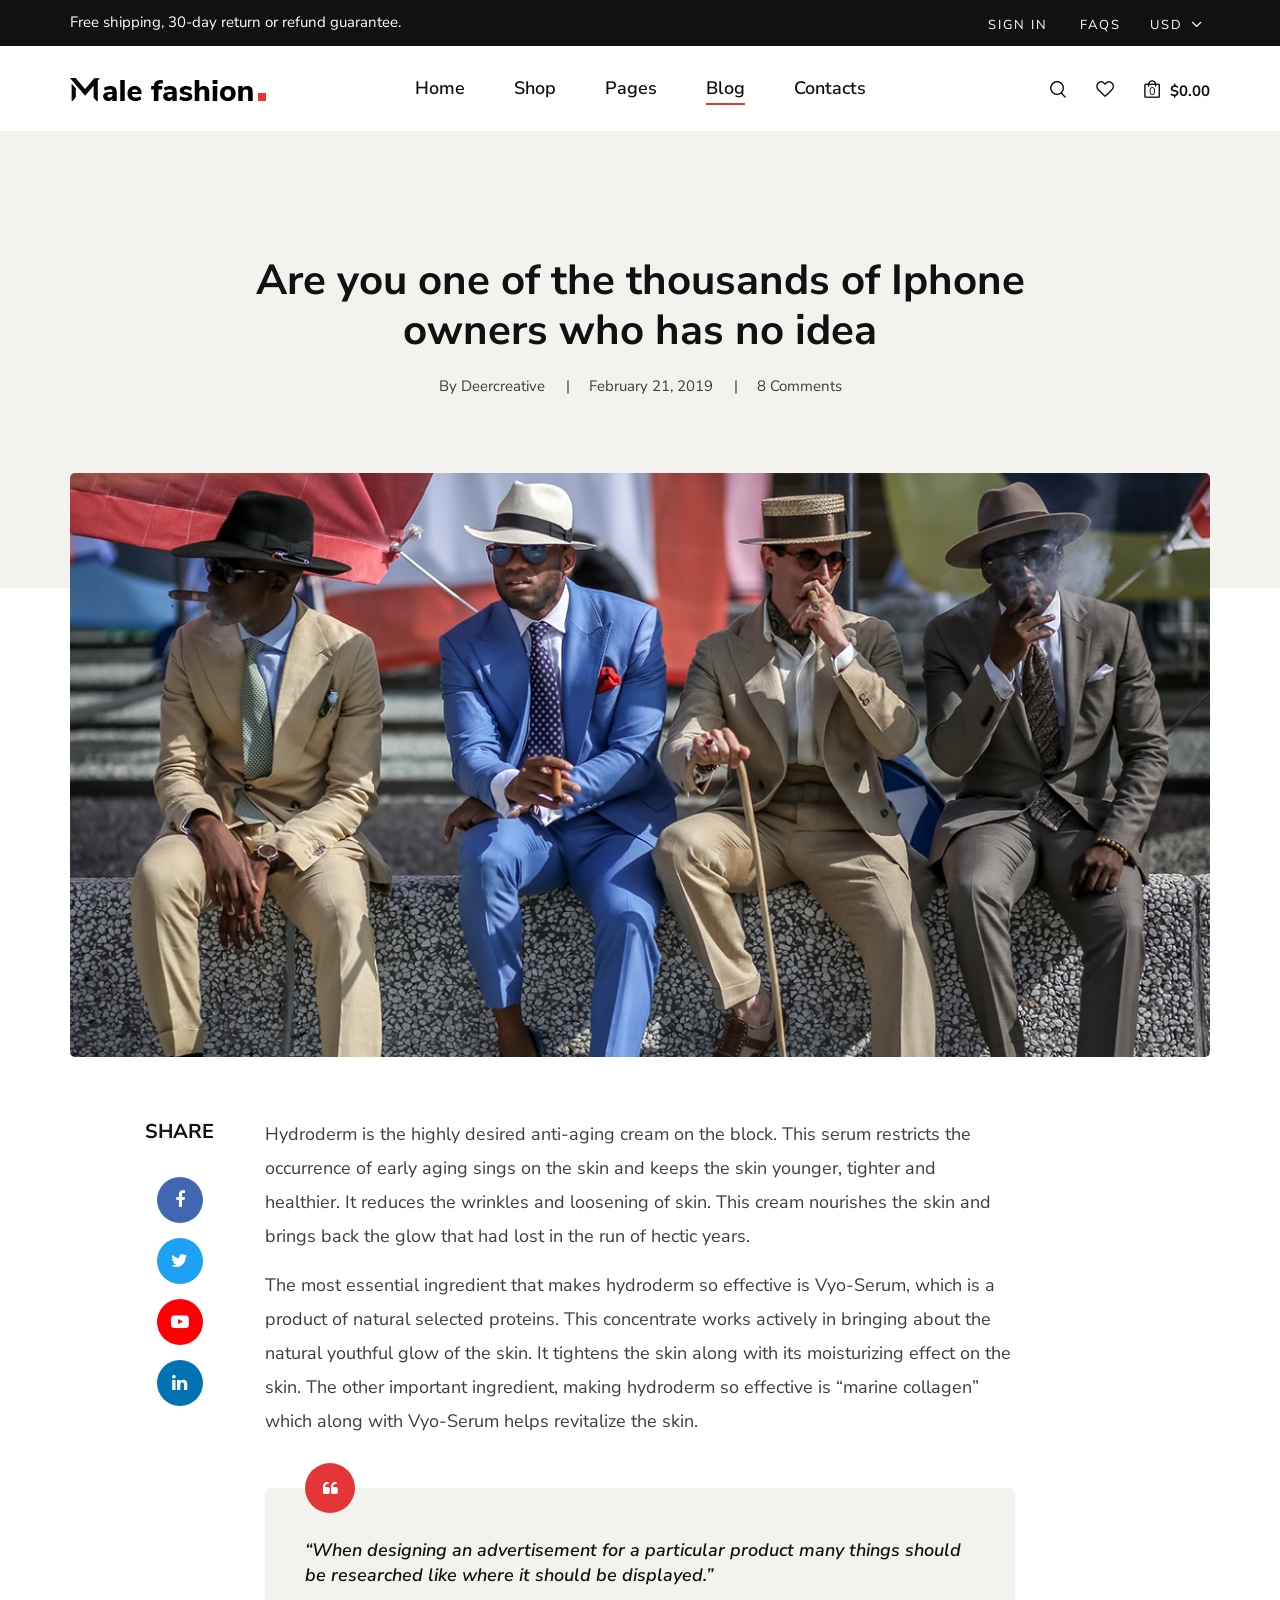
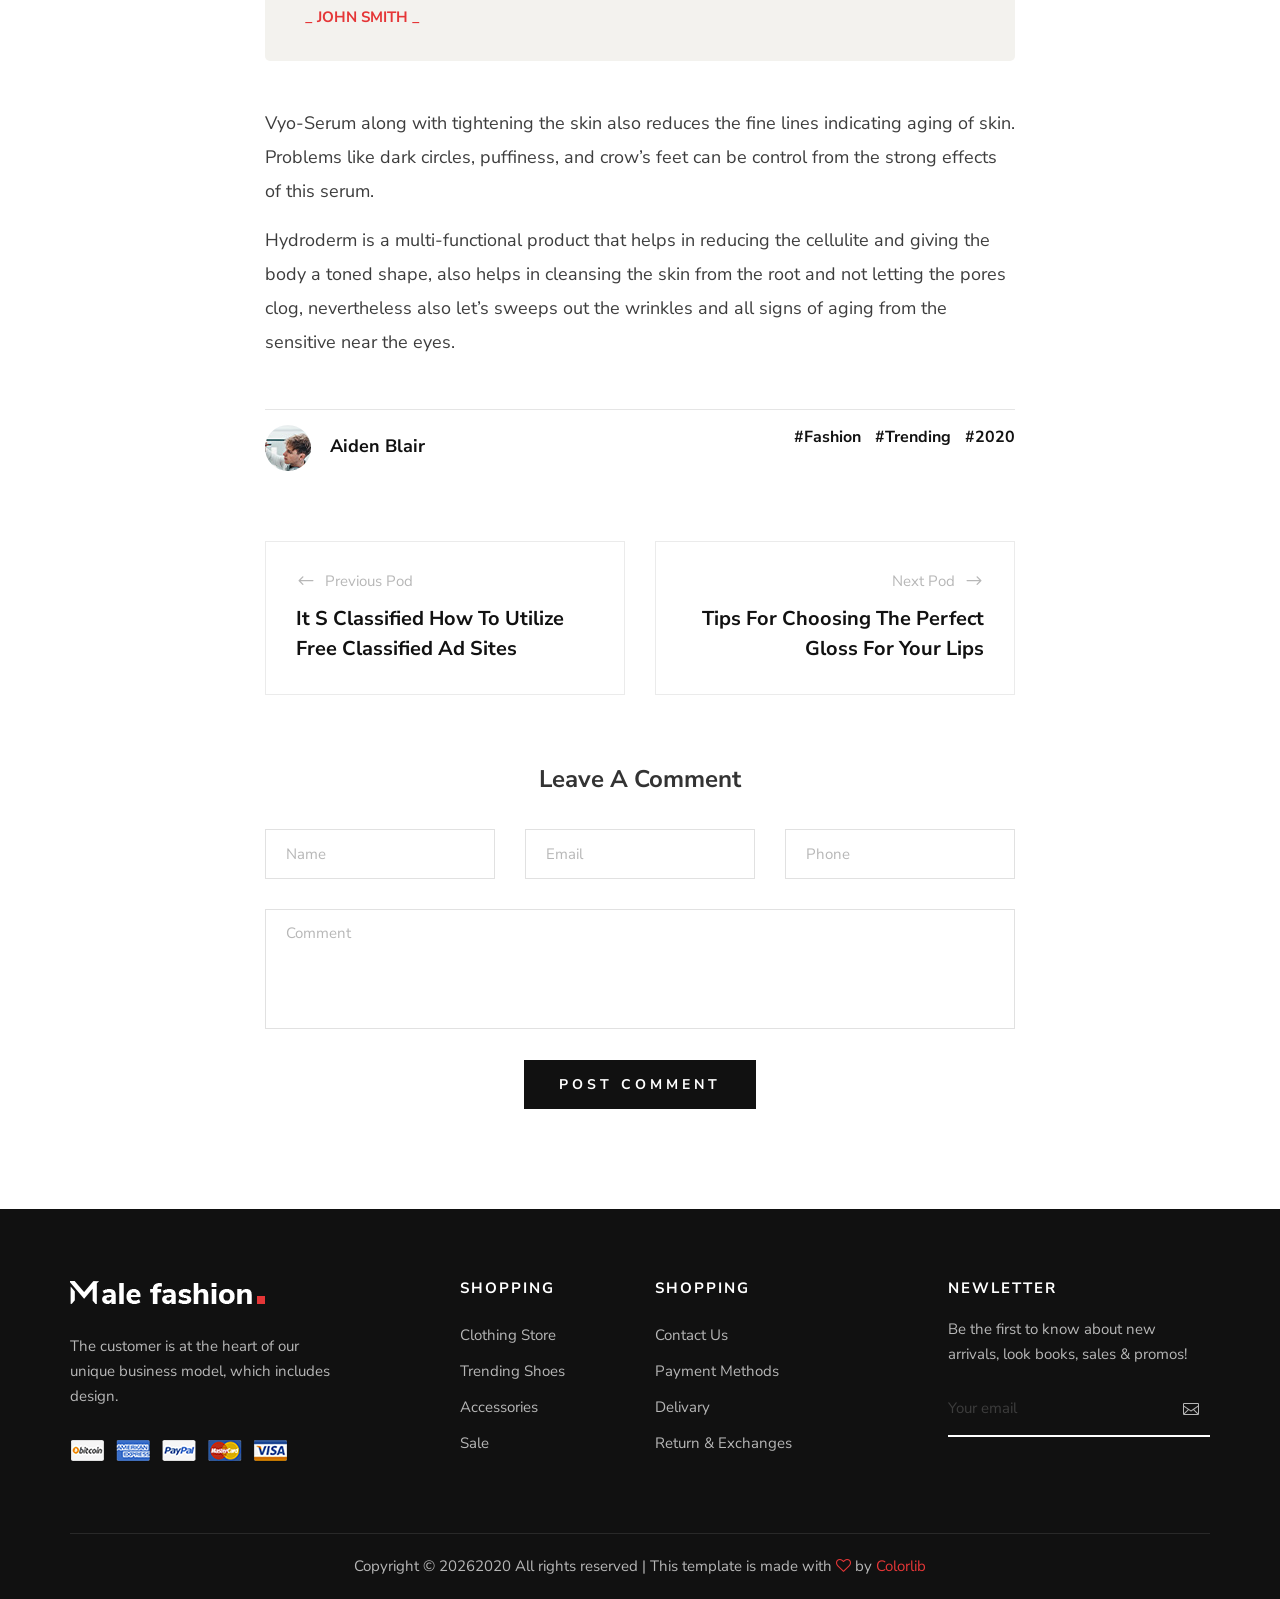
<file: src/main/webapp/resources/blog-details.html>
<!DOCTYPE html>
<html lang="zxx">

<head>
    <meta charset="UTF-8">
    <meta name="description" content="Male_Fashion Template">
    <meta name="keywords" content="Male_Fashion, unica, creative, html">
    <meta name="viewport" content="width=device-width, initial-scale=1.0">
    <meta http-equiv="X-UA-Compatible" content="ie=edge">
    <title>Male-Fashion | Template</title>

    <!-- Google Font -->
    <link href="https://fonts.googleapis.com/css2?family=Nunito+Sans:wght@300;400;600;700;800;900&display=swap"
        rel="stylesheet">

    <!-- Css Styles -->
    <link rel="stylesheet" href="css/bootstrap.min.css" type="text/css">
    <link rel="stylesheet" href="css/font-awesome.min.css" type="text/css">
    <link rel="stylesheet" href="css/elegant-icons.css" type="text/css">
    <link rel="stylesheet" href="css/magnific-popup.css" type="text/css">
    <link rel="stylesheet" href="css/nice-select.css" type="text/css">
    <link rel="stylesheet" href="css/owl.carousel.min.css" type="text/css">
    <link rel="stylesheet" href="css/slicknav.min.css" type="text/css">
    <link rel="stylesheet" href="css/style.css" type="text/css">
</head>

<body>
    <!-- Page Preloder -->
    <div id="preloder">
        <div class="loader"></div>
    </div>

    <!-- Offcanvas Menu Begin -->
    <div class="offcanvas-menu-overlay"></div>
    <div class="offcanvas-menu-wrapper">
        <div class="offcanvas__option">
            <div class="offcanvas__links">
                <a href="#">Sign in</a>
                <a href="#">FAQs</a>
            </div>
            <div class="offcanvas__top__hover">
                <span>Usd <i class="arrow_carrot-down"></i></span>
                <ul>
                    <li>USD</li>
                    <li>EUR</li>
                    <li>USD</li>
                </ul>
            </div>
        </div>
        <div class="offcanvas__nav__option">
            <a href="#" class="search-switch"><img src="img/icon/search.png" alt=""></a>
            <a href="#"><img src="img/icon/heart.png" alt=""></a>
            <a href="#"><img src="img/icon/cart.png" alt=""> <span>0</span></a>
            <div class="price">$0.00</div>
        </div>
        <div id="mobile-menu-wrap"></div>
        <div class="offcanvas__text">
            <p>Free shipping, 30-day return or refund guarantee.</p>
        </div>
    </div>
    <!-- Offcanvas Menu End -->

    <!-- Header Section Begin -->
    <header class="header">
        <div class="header__top">
            <div class="container">
                <div class="row">
                    <div class="col-lg-6 col-md-7">
                        <div class="header__top__left">
                            <p>Free shipping, 30-day return or refund guarantee.</p>
                        </div>
                    </div>
                    <div class="col-lg-6 col-md-5">
                        <div class="header__top__right">
                            <div class="header__top__links">
                                <a href="#">Sign in</a>
                                <a href="#">FAQs</a>
                            </div>
                            <div class="header__top__hover">
                                <span>Usd <i class="arrow_carrot-down"></i></span>
                                <ul>
                                    <li>USD</li>
                                    <li>EUR</li>
                                    <li>USD</li>
                                </ul>
                            </div>
                        </div>
                    </div>
                </div>
            </div>
        </div>
        <div class="container">
            <div class="row">
                <div class="col-lg-3 col-md-3">
                    <div class="header__logo">
                        <a href="./index.html"><img src="img/logo.png" alt=""></a>
                    </div>
                </div>
                <div class="col-lg-6 col-md-6">
                    <nav class="header__menu mobile-menu">
                        <ul>
                            <li><a href="./index.html">Home</a></li>
                            <li><a href="./shop.html">Shop</a></li>
                            <li><a href="#">Pages</a>
                                <ul class="dropdown">
                                    <li><a href="./about.html">About Us</a></li>
                                    <li><a href="./shop-details.html">Shop Details</a></li>
                                    <li><a href="./shopping-cart.html">Shopping Cart</a></li>
                                    <li><a href="./checkout.html">Check Out</a></li>
                                    <li><a href="./blog-details.html">Blog Details</a></li>
                                </ul>
                            </li>
                            <li class="active"><a href="./blog.html">Blog</a></li>
                            <li><a href="./contact.html">Contacts</a></li>
                        </ul>
                    </nav>
                </div>
                <div class="col-lg-3 col-md-3">
                    <div class="header__nav__option">
                        <a href="#" class="search-switch"><img src="img/icon/search.png" alt=""></a>
                        <a href="#"><img src="img/icon/heart.png" alt=""></a>
                        <a href="#"><img src="img/icon/cart.png" alt=""> <span>0</span></a>
                        <div class="price">$0.00</div>
                    </div>
                </div>
            </div>
            <div class="canvas__open"><i class="fa fa-bars"></i></div>
        </div>
    </header>
    <!-- Header Section End -->

    <!-- Blog Details Hero Begin -->
    <section class="blog-hero spad">
        <div class="container">
            <div class="row d-flex justify-content-center">
                <div class="col-lg-9 text-center">
                    <div class="blog__hero__text">
                        <h2>Are you one of the thousands of Iphone owners who has no idea</h2>
                        <ul>
                            <li>By Deercreative</li>
                            <li>February 21, 2019</li>
                            <li>8 Comments</li>
                        </ul>
                    </div>
                </div>
            </div>
        </div>
    </section>
    <!-- Blog Details Hero End -->

    <!-- Blog Details Section Begin -->
    <section class="blog-details spad">
        <div class="container">
            <div class="row d-flex justify-content-center">
                <div class="col-lg-12">
                    <div class="blog__details__pic">
                        <img src="img/blog/details/blog-details.jpg" alt="">
                    </div>
                </div>
                <div class="col-lg-8">
                    <div class="blog__details__content">
                        <div class="blog__details__share">
                            <span>share</span>
                            <ul>
                                <li><a href="#"><i class="fa fa-facebook"></i></a></li>
                                <li><a href="#" class="twitter"><i class="fa fa-twitter"></i></a></li>
                                <li><a href="#" class="youtube"><i class="fa fa-youtube-play"></i></a></li>
                                <li><a href="#" class="linkedin"><i class="fa fa-linkedin"></i></a></li>
                            </ul>
                        </div>
                        <div class="blog__details__text">
                            <p>Hydroderm is the highly desired anti-aging cream on the block. This serum restricts the
                                occurrence of early aging sings on the skin and keeps the skin younger, tighter and
                                healthier. It reduces the wrinkles and loosening of skin. This cream nourishes the skin
                                and brings back the glow that had lost in the run of hectic years.</p>
                            <p>The most essential ingredient that makes hydroderm so effective is Vyo-Serum, which is a
                                product of natural selected proteins. This concentrate works actively in bringing about
                                the natural youthful glow of the skin. It tightens the skin along with its moisturizing
                                effect on the skin. The other important ingredient, making hydroderm so effective is
                                “marine collagen” which along with Vyo-Serum helps revitalize the skin.</p>
                        </div>
                        <div class="blog__details__quote">
                            <i class="fa fa-quote-left"></i>
                            <p>“When designing an advertisement for a particular product many things should be
                                researched like where it should be displayed.”</p>
                            <h6>_ John Smith _</h6>
                        </div>
                        <div class="blog__details__text">
                            <p>Vyo-Serum along with tightening the skin also reduces the fine lines indicating aging of
                                skin. Problems like dark circles, puffiness, and crow’s feet can be control from the
                                strong effects of this serum.</p>
                            <p>Hydroderm is a multi-functional product that helps in reducing the cellulite and giving
                                the body a toned shape, also helps in cleansing the skin from the root and not letting
                                the pores clog, nevertheless also let’s sweeps out the wrinkles and all signs of aging
                                from the sensitive near the eyes.</p>
                        </div>
                        <div class="blog__details__option">
                            <div class="row">
                                <div class="col-lg-6 col-md-6 col-sm-6">
                                    <div class="blog__details__author">
                                        <div class="blog__details__author__pic">
                                            <img src="img/blog/details/blog-author.jpg" alt="">
                                        </div>
                                        <div class="blog__details__author__text">
                                            <h5>Aiden Blair</h5>
                                        </div>
                                    </div>
                                </div>
                                <div class="col-lg-6 col-md-6 col-sm-6">
                                    <div class="blog__details__tags">
                                        <a href="#">#Fashion</a>
                                        <a href="#">#Trending</a>
                                        <a href="#">#2020</a>
                                    </div>
                                </div>
                            </div>
                        </div>
                        <div class="blog__details__btns">
                            <div class="row">
                                <div class="col-lg-6 col-md-6 col-sm-6">
                                    <a href="" class="blog__details__btns__item">
                                        <p><span class="arrow_left"></span> Previous Pod</p>
                                        <h5>It S Classified How To Utilize Free Classified Ad Sites</h5>
                                    </a>
                                </div>
                                <div class="col-lg-6 col-md-6 col-sm-6">
                                    <a href="" class="blog__details__btns__item blog__details__btns__item--next">
                                        <p>Next Pod <span class="arrow_right"></span></p>
                                        <h5>Tips For Choosing The Perfect Gloss For Your Lips</h5>
                                    </a>
                                </div>
                            </div>
                        </div>
                        <div class="blog__details__comment">
                            <h4>Leave A Comment</h4>
                            <form action="#">
                                <div class="row">
                                    <div class="col-lg-4 col-md-4">
                                        <input type="text" placeholder="Name">
                                    </div>
                                    <div class="col-lg-4 col-md-4">
                                        <input type="text" placeholder="Email">
                                    </div>
                                    <div class="col-lg-4 col-md-4">
                                        <input type="text" placeholder="Phone">
                                    </div>
                                    <div class="col-lg-12 text-center">
                                        <textarea placeholder="Comment"></textarea>
                                        <button type="submit" class="site-btn">Post Comment</button>
                                    </div>
                                </div>
                            </form>
                        </div>
                    </div>
                </div>
            </div>
        </div>
    </section>
    <!-- Blog Details Section End -->

    <!-- Footer Section Begin -->
    <footer class="footer">
        <div class="container">
            <div class="row">
                <div class="col-lg-3 col-md-6 col-sm-6">
                    <div class="footer__about">
                        <div class="footer__logo">
                            <a href="#"><img src="img/footer-logo.png" alt=""></a>
                        </div>
                        <p>The customer is at the heart of our unique business model, which includes design.</p>
                        <a href="#"><img src="img/payment.png" alt=""></a>
                    </div>
                </div>
                <div class="col-lg-2 offset-lg-1 col-md-3 col-sm-6">
                    <div class="footer__widget">
                        <h6>Shopping</h6>
                        <ul>
                            <li><a href="#">Clothing Store</a></li>
                            <li><a href="#">Trending Shoes</a></li>
                            <li><a href="#">Accessories</a></li>
                            <li><a href="#">Sale</a></li>
                        </ul>
                    </div>
                </div>
                <div class="col-lg-2 col-md-3 col-sm-6">
                    <div class="footer__widget">
                        <h6>Shopping</h6>
                        <ul>
                            <li><a href="#">Contact Us</a></li>
                            <li><a href="#">Payment Methods</a></li>
                            <li><a href="#">Delivary</a></li>
                            <li><a href="#">Return & Exchanges</a></li>
                        </ul>
                    </div>
                </div>
                <div class="col-lg-3 offset-lg-1 col-md-6 col-sm-6">
                    <div class="footer__widget">
                        <h6>NewLetter</h6>
                        <div class="footer__newslatter">
                            <p>Be the first to know about new arrivals, look books, sales & promos!</p>
                            <form action="#">
                                <input type="text" placeholder="Your email">
                                <button type="submit"><span class="icon_mail_alt"></span></button>
                            </form>
                        </div>
                    </div>
                </div>
            </div>
            <div class="row">
                <div class="col-lg-12 text-center">
                    <div class="footer__copyright__text">
                        <!-- Link back to Colorlib can't be removed. Template is licensed under CC BY 3.0. -->
                        <p>Copyright ©
                            <script>
                                document.write(new Date().getFullYear());
                            </script>2020
                            All rights reserved | This template is made with <i class="fa fa-heart-o"
                                aria-hidden="true"></i> by <a href="https://colorlib.com" target="_blank">Colorlib</a>
                        </p>
                        <!-- Link back to Colorlib can't be removed. Template is licensed under CC BY 3.0. -->
                    </div>
                </div>
            </div>
        </div>
    </footer>
    <!-- Footer Section End -->

    <!-- Search Begin -->
    <div class="search-model">
        <div class="h-100 d-flex align-items-center justify-content-center">
            <div class="search-close-switch">+</div>
            <form class="search-model-form">
                <input type="text" id="search-input" placeholder="Search here.....">
            </form>
        </div>
    </div>
    <!-- Search End -->

    <!-- Js Plugins -->
    <script src="js/jquery-3.3.1.min.js"></script>
    <script src="js/bootstrap.min.js"></script>
    <script src="js/jquery.nice-select.min.js"></script>
    <script src="js/jquery.nicescroll.min.js"></script>
    <script src="js/jquery.magnific-popup.min.js"></script>
    <script src="js/jquery.countdown.min.js"></script>
    <script src="js/jquery.slicknav.js"></script>
    <script src="js/mixitup.min.js"></script>
    <script src="js/owl.carousel.min.js"></script>
    <script src="js/main.js"></script>
</body>

</html>
</file>
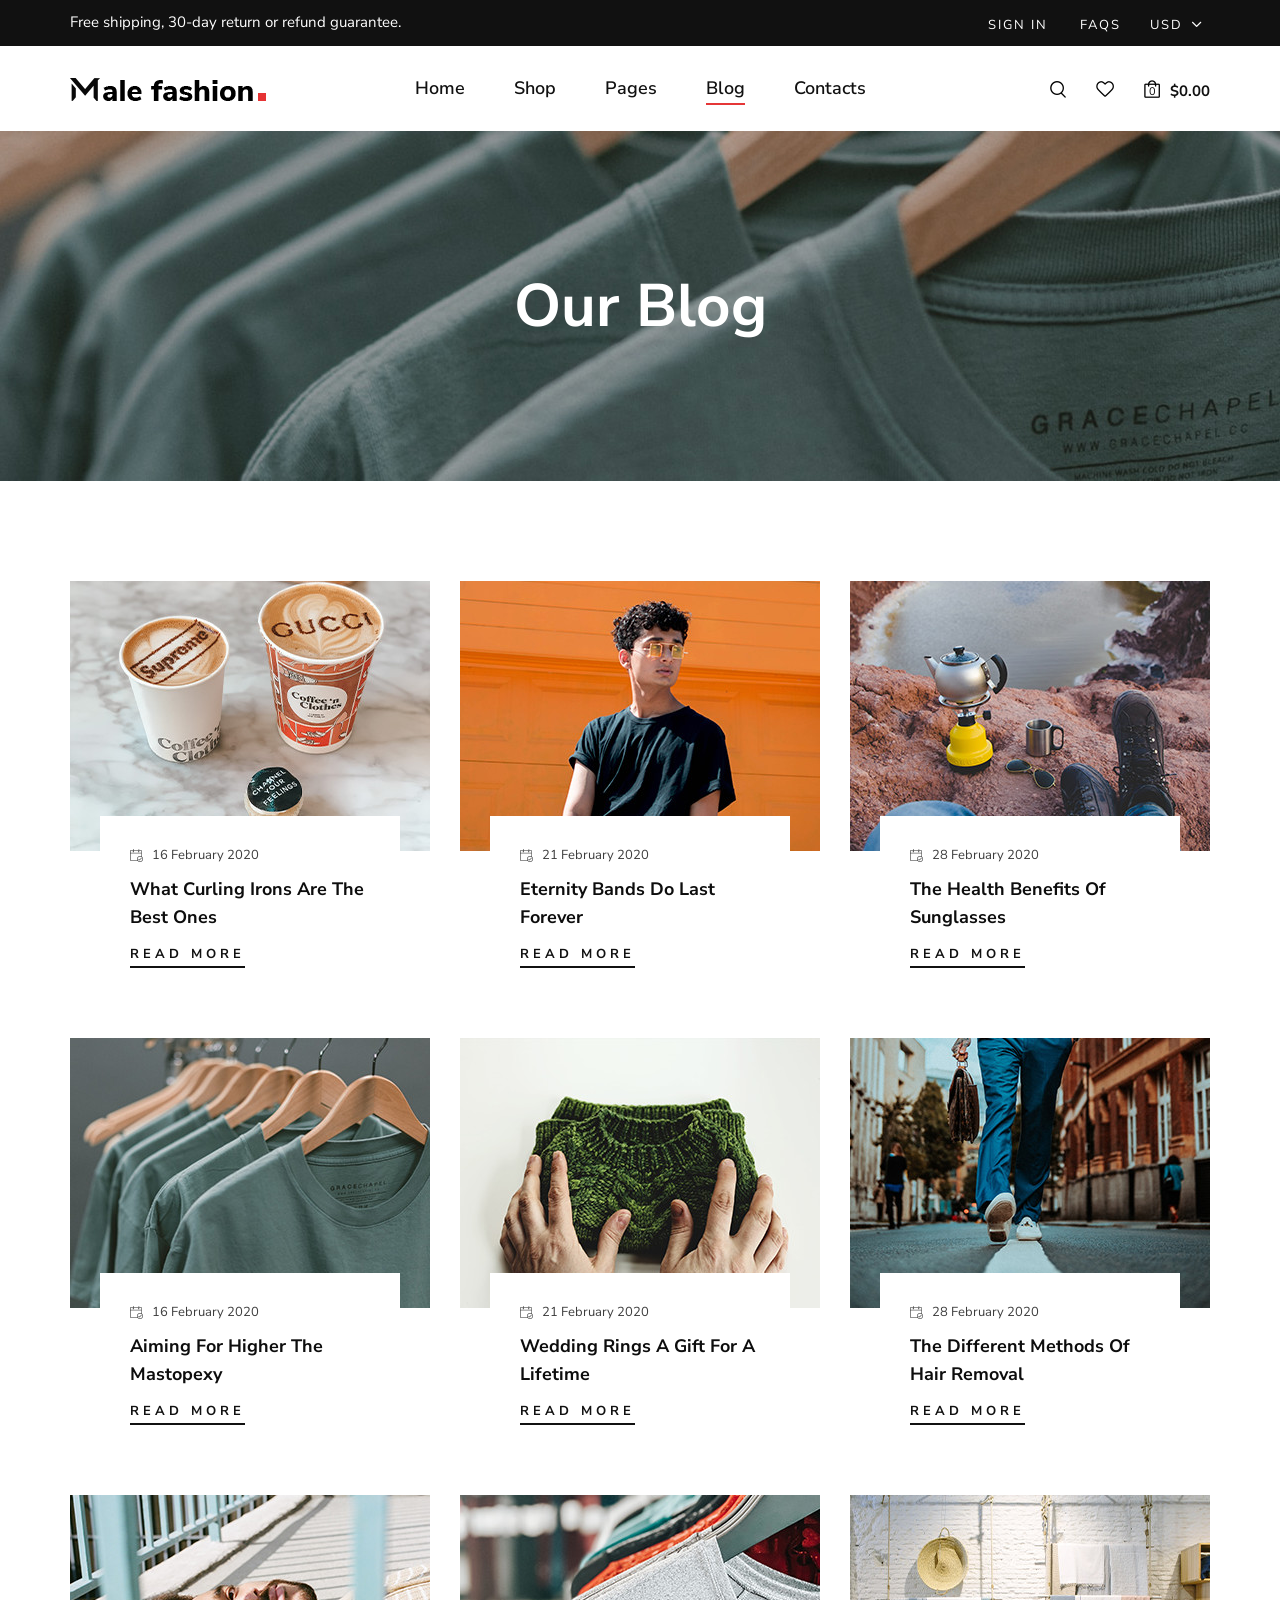
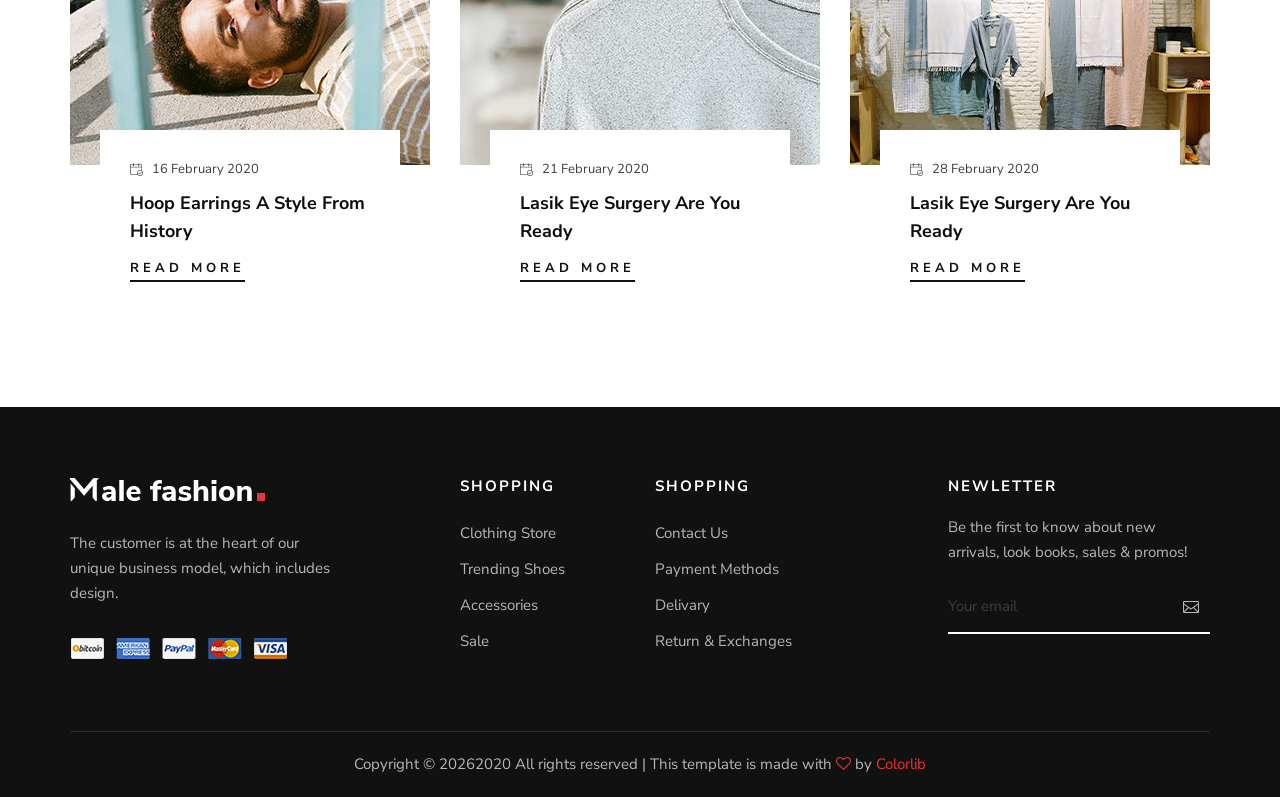
<file: src/main/webapp/resources/blog.html>
<!DOCTYPE html>
<html lang="zxx">

<head>
    <meta charset="UTF-8">
    <meta name="description" content="Male_Fashion Template">
    <meta name="keywords" content="Male_Fashion, unica, creative, html">
    <meta name="viewport" content="width=device-width, initial-scale=1.0">
    <meta http-equiv="X-UA-Compatible" content="ie=edge">
    <title>Male-Fashion | Template</title>

    <!-- Google Font -->
    <link href="https://fonts.googleapis.com/css2?family=Nunito+Sans:wght@300;400;600;700;800;900&display=swap"
        rel="stylesheet">

    <!-- Css Styles -->
    <link rel="stylesheet" href="css/bootstrap.min.css" type="text/css">
    <link rel="stylesheet" href="css/font-awesome.min.css" type="text/css">
    <link rel="stylesheet" href="css/elegant-icons.css" type="text/css">
    <link rel="stylesheet" href="css/magnific-popup.css" type="text/css">
    <link rel="stylesheet" href="css/nice-select.css" type="text/css">
    <link rel="stylesheet" href="css/owl.carousel.min.css" type="text/css">
    <link rel="stylesheet" href="css/slicknav.min.css" type="text/css">
    <link rel="stylesheet" href="css/style.css" type="text/css">
</head>

<body>
    <!-- Page Preloder -->
    <div id="preloder">
        <div class="loader"></div>
    </div>

    <!-- Offcanvas Menu Begin -->
    <div class="offcanvas-menu-overlay"></div>
    <div class="offcanvas-menu-wrapper">
        <div class="offcanvas__option">
            <div class="offcanvas__links">
                <a href="#">Sign in</a>
                <a href="#">FAQs</a>
            </div>
            <div class="offcanvas__top__hover">
                <span>Usd <i class="arrow_carrot-down"></i></span>
                <ul>
                    <li>USD</li>
                    <li>EUR</li>
                    <li>USD</li>
                </ul>
            </div>
        </div>
        <div class="offcanvas__nav__option">
            <a href="#" class="search-switch"><img src="img/icon/search.png" alt=""></a>
            <a href="#"><img src="img/icon/heart.png" alt=""></a>
            <a href="#"><img src="img/icon/cart.png" alt=""> <span>0</span></a>
            <div class="price">$0.00</div>
        </div>
        <div id="mobile-menu-wrap"></div>
        <div class="offcanvas__text">
            <p>Free shipping, 30-day return or refund guarantee.</p>
        </div>
    </div>
    <!-- Offcanvas Menu End -->

    <!-- Header Section Begin -->
    <header class="header">
        <div class="header__top">
            <div class="container">
                <div class="row">
                    <div class="col-lg-6 col-md-7">
                        <div class="header__top__left">
                            <p>Free shipping, 30-day return or refund guarantee.</p>
                        </div>
                    </div>
                    <div class="col-lg-6 col-md-5">
                        <div class="header__top__right">
                            <div class="header__top__links">
                                <a href="#">Sign in</a>
                                <a href="#">FAQs</a>
                            </div>
                            <div class="header__top__hover">
                                <span>Usd <i class="arrow_carrot-down"></i></span>
                                <ul>
                                    <li>USD</li>
                                    <li>EUR</li>
                                    <li>USD</li>
                                </ul>
                            </div>
                        </div>
                    </div>
                </div>
            </div>
        </div>
        <div class="container">
            <div class="row">
                <div class="col-lg-3 col-md-3">
                    <div class="header__logo">
                        <a href="./index.html"><img src="img/logo.png" alt=""></a>
                    </div>
                </div>
                <div class="col-lg-6 col-md-6">
                    <nav class="header__menu mobile-menu">
                        <ul>
                            <li><a href="./index.html">Home</a></li>
                            <li><a href="./shop.html">Shop</a></li>
                            <li><a href="#">Pages</a>
                                <ul class="dropdown">
                                    <li><a href="./about.html">About Us</a></li>
                                    <li><a href="./shop-details.html">Shop Details</a></li>
                                    <li><a href="./shopping-cart.html">Shopping Cart</a></li>
                                    <li><a href="./checkout.html">Check Out</a></li>
                                    <li><a href="./blog-details.html">Blog Details</a></li>
                                </ul>
                            </li>
                            <li class="active"><a href="./blog.html">Blog</a></li>
                            <li><a href="./contact.html">Contacts</a></li>
                        </ul>
                    </nav>
                </div>
                <div class="col-lg-3 col-md-3">
                    <div class="header__nav__option">
                        <a href="#" class="search-switch"><img src="img/icon/search.png" alt=""></a>
                        <a href="#"><img src="img/icon/heart.png" alt=""></a>
                        <a href="#"><img src="img/icon/cart.png" alt=""> <span>0</span></a>
                        <div class="price">$0.00</div>
                    </div>
                </div>
            </div>
            <div class="canvas__open"><i class="fa fa-bars"></i></div>
        </div>
    </header>
    <!-- Header Section End -->

    <!-- Breadcrumb Section Begin -->
    <section class="breadcrumb-blog set-bg" data-setbg="img/breadcrumb-bg.jpg">
        <div class="container">
            <div class="row">
                <div class="col-lg-12">
                    <h2>Our Blog</h2>
                </div>
            </div>
        </div>
    </section>
    <!-- Breadcrumb Section End -->

    <!-- Blog Section Begin -->
    <section class="blog spad">
        <div class="container">
            <div class="row">
                <div class="col-lg-4 col-md-6 col-sm-6">
                    <div class="blog__item">
                        <div class="blog__item__pic set-bg" data-setbg="img/blog/blog-1.jpg"></div>
                        <div class="blog__item__text">
                            <span><img src="img/icon/calendar.png" alt=""> 16 February 2020</span>
                            <h5>What Curling Irons Are The Best Ones</h5>
                            <a href="#">Read More</a>
                        </div>
                    </div>
                </div>
                <div class="col-lg-4 col-md-6 col-sm-6">
                    <div class="blog__item">
                        <div class="blog__item__pic set-bg" data-setbg="img/blog/blog-2.jpg"></div>
                        <div class="blog__item__text">
                            <span><img src="img/icon/calendar.png" alt=""> 21 February 2020</span>
                            <h5>Eternity Bands Do Last Forever</h5>
                            <a href="#">Read More</a>
                        </div>
                    </div>
                </div>
                <div class="col-lg-4 col-md-6 col-sm-6">
                    <div class="blog__item">
                        <div class="blog__item__pic set-bg" data-setbg="img/blog/blog-3.jpg"></div>
                        <div class="blog__item__text">
                            <span><img src="img/icon/calendar.png" alt=""> 28 February 2020</span>
                            <h5>The Health Benefits Of Sunglasses</h5>
                            <a href="#">Read More</a>
                        </div>
                    </div>
                </div>
                <div class="col-lg-4 col-md-6 col-sm-6">
                    <div class="blog__item">
                        <div class="blog__item__pic set-bg" data-setbg="img/blog/blog-4.jpg"></div>
                        <div class="blog__item__text">
                            <span><img src="img/icon/calendar.png" alt=""> 16 February 2020</span>
                            <h5>Aiming For Higher The Mastopexy</h5>
                            <a href="#">Read More</a>
                        </div>
                    </div>
                </div>
                <div class="col-lg-4 col-md-6 col-sm-6">
                    <div class="blog__item">
                        <div class="blog__item__pic set-bg" data-setbg="img/blog/blog-5.jpg"></div>
                        <div class="blog__item__text">
                            <span><img src="img/icon/calendar.png" alt=""> 21 February 2020</span>
                            <h5>Wedding Rings A Gift For A Lifetime</h5>
                            <a href="#">Read More</a>
                        </div>
                    </div>
                </div>
                <div class="col-lg-4 col-md-6 col-sm-6">
                    <div class="blog__item">
                        <div class="blog__item__pic set-bg" data-setbg="img/blog/blog-6.jpg"></div>
                        <div class="blog__item__text">
                            <span><img src="img/icon/calendar.png" alt=""> 28 February 2020</span>
                            <h5>The Different Methods Of Hair Removal</h5>
                            <a href="#">Read More</a>
                        </div>
                    </div>
                </div>
                <div class="col-lg-4 col-md-6 col-sm-6">
                    <div class="blog__item">
                        <div class="blog__item__pic set-bg" data-setbg="img/blog/blog-7.jpg"></div>
                        <div class="blog__item__text">
                            <span><img src="img/icon/calendar.png" alt=""> 16 February 2020</span>
                            <h5>Hoop Earrings A Style From History</h5>
                            <a href="#">Read More</a>
                        </div>
                    </div>
                </div>
                <div class="col-lg-4 col-md-6 col-sm-6">
                    <div class="blog__item">
                        <div class="blog__item__pic set-bg" data-setbg="img/blog/blog-8.jpg"></div>
                        <div class="blog__item__text">
                            <span><img src="img/icon/calendar.png" alt=""> 21 February 2020</span>
                            <h5>Lasik Eye Surgery Are You Ready</h5>
                            <a href="#">Read More</a>
                        </div>
                    </div>
                </div>
                <div class="col-lg-4 col-md-6 col-sm-6">
                    <div class="blog__item">
                        <div class="blog__item__pic set-bg" data-setbg="img/blog/blog-9.jpg"></div>
                        <div class="blog__item__text">
                            <span><img src="img/icon/calendar.png" alt=""> 28 February 2020</span>
                            <h5>Lasik Eye Surgery Are You Ready</h5>
                            <a href="#">Read More</a>
                        </div>
                    </div>
                </div>
            </div>
        </div>
    </section>
    <!-- Blog Section End -->

    <!-- Footer Section Begin -->
    <footer class="footer">
        <div class="container">
            <div class="row">
                <div class="col-lg-3 col-md-6 col-sm-6">
                    <div class="footer__about">
                        <div class="footer__logo">
                            <a href="#"><img src="img/footer-logo.png" alt=""></a>
                        </div>
                        <p>The customer is at the heart of our unique business model, which includes design.</p>
                        <a href="#"><img src="img/payment.png" alt=""></a>
                    </div>
                </div>
                <div class="col-lg-2 offset-lg-1 col-md-3 col-sm-6">
                    <div class="footer__widget">
                        <h6>Shopping</h6>
                        <ul>
                            <li><a href="#">Clothing Store</a></li>
                            <li><a href="#">Trending Shoes</a></li>
                            <li><a href="#">Accessories</a></li>
                            <li><a href="#">Sale</a></li>
                        </ul>
                    </div>
                </div>
                <div class="col-lg-2 col-md-3 col-sm-6">
                    <div class="footer__widget">
                        <h6>Shopping</h6>
                        <ul>
                            <li><a href="#">Contact Us</a></li>
                            <li><a href="#">Payment Methods</a></li>
                            <li><a href="#">Delivary</a></li>
                            <li><a href="#">Return & Exchanges</a></li>
                        </ul>
                    </div>
                </div>
                <div class="col-lg-3 offset-lg-1 col-md-6 col-sm-6">
                    <div class="footer__widget">
                        <h6>NewLetter</h6>
                        <div class="footer__newslatter">
                            <p>Be the first to know about new arrivals, look books, sales & promos!</p>
                            <form action="#">
                                <input type="text" placeholder="Your email">
                                <button type="submit"><span class="icon_mail_alt"></span></button>
                            </form>
                        </div>
                    </div>
                </div>
            </div>
            <div class="row">
                <div class="col-lg-12 text-center">
                    <div class="footer__copyright__text">
                        <!-- Link back to Colorlib can't be removed. Template is licensed under CC BY 3.0. -->
                        <p>Copyright ©
                            <script>
                                document.write(new Date().getFullYear());
                            </script>2020
                            All rights reserved | This template is made with <i class="fa fa-heart-o"
                                aria-hidden="true"></i> by <a href="https://colorlib.com" target="_blank">Colorlib</a>
                        </p>
                        <!-- Link back to Colorlib can't be removed. Template is licensed under CC BY 3.0. -->
                    </div>
                </div>
            </div>
        </div>
    </footer>
    <!-- Footer Section End -->

    <!-- Search Begin -->
    <div class="search-model">
        <div class="h-100 d-flex align-items-center justify-content-center">
            <div class="search-close-switch">+</div>
            <form class="search-model-form">
                <input type="text" id="search-input" placeholder="Search here.....">
            </form>
        </div>
    </div>
    <!-- Search End -->

    <!-- Js Plugins -->
    <script src="js/jquery-3.3.1.min.js"></script>
    <script src="js/bootstrap.min.js"></script>
    <script src="js/jquery.nice-select.min.js"></script>
    <script src="js/jquery.nicescroll.min.js"></script>
    <script src="js/jquery.magnific-popup.min.js"></script>
    <script src="js/jquery.countdown.min.js"></script>
    <script src="js/jquery.slicknav.js"></script>
    <script src="js/mixitup.min.js"></script>
    <script src="js/owl.carousel.min.js"></script>
    <script src="js/main.js"></script>
</body>

</html>
</file>
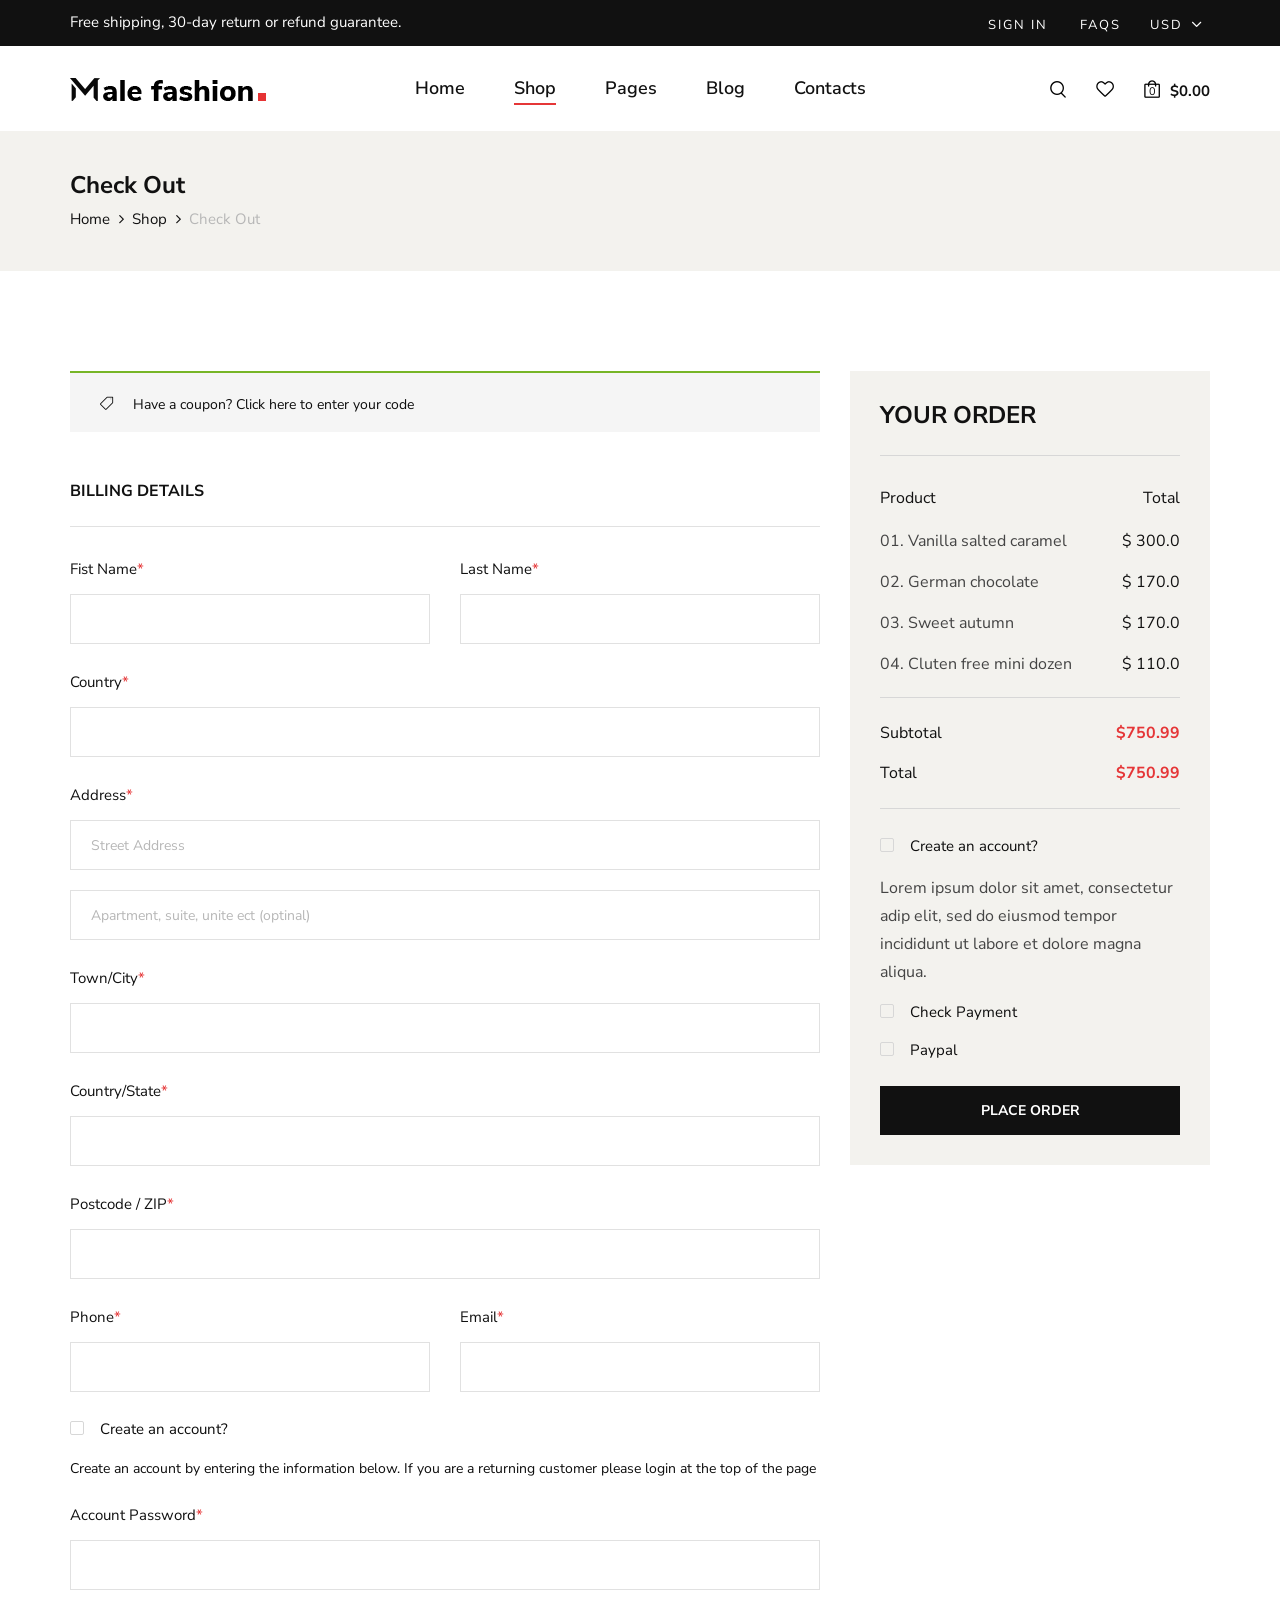
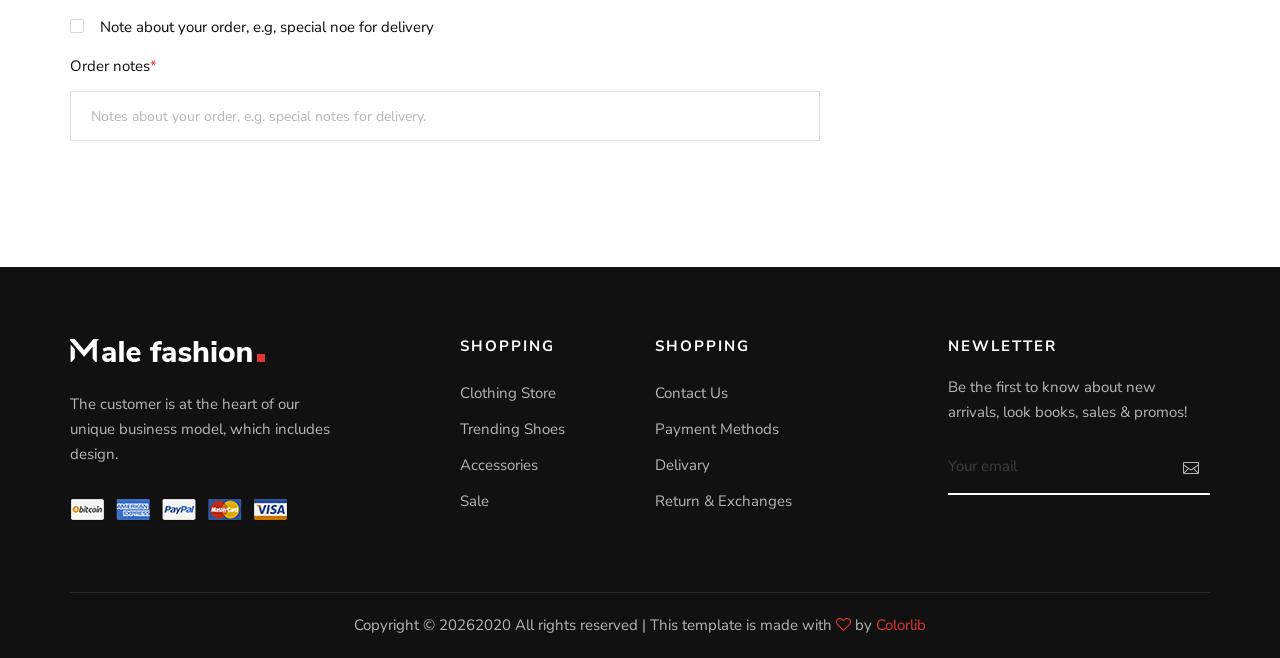
<file: src/main/webapp/resources/checkout.html>
<!DOCTYPE html>
<html lang="zxx">

<head>
    <meta charset="UTF-8">
    <meta name="description" content="Male_Fashion Template">
    <meta name="keywords" content="Male_Fashion, unica, creative, html">
    <meta name="viewport" content="width=device-width, initial-scale=1.0">
    <meta http-equiv="X-UA-Compatible" content="ie=edge">
    <title>Male-Fashion | Template</title>

    <!-- Google Font -->
    <link href="https://fonts.googleapis.com/css2?family=Nunito+Sans:wght@300;400;600;700;800;900&display=swap"
    rel="stylesheet">

    <!-- Css Styles -->
    <link rel="stylesheet" href="css/bootstrap.min.css" type="text/css">
    <link rel="stylesheet" href="css/font-awesome.min.css" type="text/css">
    <link rel="stylesheet" href="css/elegant-icons.css" type="text/css">
    <link rel="stylesheet" href="css/magnific-popup.css" type="text/css">
    <link rel="stylesheet" href="css/nice-select.css" type="text/css">
    <link rel="stylesheet" href="css/owl.carousel.min.css" type="text/css">
    <link rel="stylesheet" href="css/slicknav.min.css" type="text/css">
    <link rel="stylesheet" href="css/style.css" type="text/css">
</head>

<body>
    <!-- Page Preloder -->
    <div id="preloder">
        <div class="loader"></div>
    </div>

    <!-- Offcanvas Menu Begin -->
    <div class="offcanvas-menu-overlay"></div>
    <div class="offcanvas-menu-wrapper">
        <div class="offcanvas__option">
            <div class="offcanvas__links">
                <a href="#">Sign in</a>
                <a href="#">FAQs</a>
            </div>
            <div class="offcanvas__top__hover">
                <span>Usd <i class="arrow_carrot-down"></i></span>
                <ul>
                    <li>USD</li>
                    <li>EUR</li>
                    <li>USD</li>
                </ul>
            </div>
        </div>
        <div class="offcanvas__nav__option">
            <a href="#" class="search-switch"><img src="img/icon/search.png" alt=""></a>
            <a href="#"><img src="img/icon/heart.png" alt=""></a>
            <a href="#"><img src="img/icon/cart.png" alt=""> <span>0</span></a>
            <div class="price">$0.00</div>
        </div>
        <div id="mobile-menu-wrap"></div>
        <div class="offcanvas__text">
            <p>Free shipping, 30-day return or refund guarantee.</p>
        </div>
    </div>
    <!-- Offcanvas Menu End -->

    <!-- Header Section Begin -->
    <header class="header">
        <div class="header__top">
            <div class="container">
                <div class="row">
                    <div class="col-lg-6 col-md-7">
                        <div class="header__top__left">
                            <p>Free shipping, 30-day return or refund guarantee.</p>
                        </div>
                    </div>
                    <div class="col-lg-6 col-md-5">
                        <div class="header__top__right">
                            <div class="header__top__links">
                                <a href="#">Sign in</a>
                                <a href="#">FAQs</a>
                            </div>
                            <div class="header__top__hover">
                                <span>Usd <i class="arrow_carrot-down"></i></span>
                                <ul>
                                    <li>USD</li>
                                    <li>EUR</li>
                                    <li>USD</li>
                                </ul>
                            </div>
                        </div>
                    </div>
                </div>
            </div>
        </div>
        <div class="container">
            <div class="row">
                <div class="col-lg-3 col-md-3">
                    <div class="header__logo">
                        <a href="./index.html"><img src="img/logo.png" alt=""></a>
                    </div>
                </div>
                <div class="col-lg-6 col-md-6">
                    <nav class="header__menu mobile-menu">
                        <ul>
                            <li><a href="./index.html">Home</a></li>
                            <li class="active"><a href="./shop.html">Shop</a></li>
                            <li><a href="#">Pages</a>
                                <ul class="dropdown">
                                    <li><a href="./about.html">About Us</a></li>
                                    <li><a href="./shop-details.html">Shop Details</a></li>
                                    <li><a href="./shopping-cart.html">Shopping Cart</a></li>
                                    <li><a href="./checkout.html">Check Out</a></li>
                                    <li><a href="./blog-details.html">Blog Details</a></li>
                                </ul>
                            </li>
                            <li><a href="./blog.html">Blog</a></li>
                            <li><a href="./contact.html">Contacts</a></li>
                        </ul>
                    </nav>
                </div>
                <div class="col-lg-3 col-md-3">
                    <div class="header__nav__option">
                        <a href="#" class="search-switch"><img src="img/icon/search.png" alt=""></a>
                        <a href="#"><img src="img/icon/heart.png" alt=""></a>
                        <a href="#"><img src="img/icon/cart.png" alt=""> <span>0</span></a>
                        <div class="price">$0.00</div>
                    </div>
                </div>
            </div>
            <div class="canvas__open"><i class="fa fa-bars"></i></div>
        </div>
    </header>
    <!-- Header Section End -->

    <!-- Breadcrumb Section Begin -->
    <section class="breadcrumb-option">
        <div class="container">
            <div class="row">
                <div class="col-lg-12">
                    <div class="breadcrumb__text">
                        <h4>Check Out</h4>
                        <div class="breadcrumb__links">
                            <a href="./index.html">Home</a>
                            <a href="./shop.html">Shop</a>
                            <span>Check Out</span>
                        </div>
                    </div>
                </div>
            </div>
        </div>
    </section>
    <!-- Breadcrumb Section End -->

    <!-- Checkout Section Begin -->
    <section class="checkout spad">
        <div class="container">
            <div class="checkout__form">
                <form action="#">
                    <div class="row">
                        <div class="col-lg-8 col-md-6">
                            <h6 class="coupon__code"><span class="icon_tag_alt"></span> Have a coupon? <a href="#">Click
                            here</a> to enter your code</h6>
                            <h6 class="checkout__title">Billing Details</h6>
                            <div class="row">
                                <div class="col-lg-6">
                                    <div class="checkout__input">
                                        <p>Fist Name<span>*</span></p>
                                        <input type="text">
                                    </div>
                                </div>
                                <div class="col-lg-6">
                                    <div class="checkout__input">
                                        <p>Last Name<span>*</span></p>
                                        <input type="text">
                                    </div>
                                </div>
                            </div>
                            <div class="checkout__input">
                                <p>Country<span>*</span></p>
                                <input type="text">
                            </div>
                            <div class="checkout__input">
                                <p>Address<span>*</span></p>
                                <input type="text" placeholder="Street Address" class="checkout__input__add">
                                <input type="text" placeholder="Apartment, suite, unite ect (optinal)">
                            </div>
                            <div class="checkout__input">
                                <p>Town/City<span>*</span></p>
                                <input type="text">
                            </div>
                            <div class="checkout__input">
                                <p>Country/State<span>*</span></p>
                                <input type="text">
                            </div>
                            <div class="checkout__input">
                                <p>Postcode / ZIP<span>*</span></p>
                                <input type="text">
                            </div>
                            <div class="row">
                                <div class="col-lg-6">
                                    <div class="checkout__input">
                                        <p>Phone<span>*</span></p>
                                        <input type="text">
                                    </div>
                                </div>
                                <div class="col-lg-6">
                                    <div class="checkout__input">
                                        <p>Email<span>*</span></p>
                                        <input type="text">
                                    </div>
                                </div>
                            </div>
                            <div class="checkout__input__checkbox">
                                <label for="acc">
                                    Create an account?
                                    <input type="checkbox" id="acc">
                                    <span class="checkmark"></span>
                                </label>
                                <p>Create an account by entering the information below. If you are a returning customer
                                please login at the top of the page</p>
                            </div>
                            <div class="checkout__input">
                                <p>Account Password<span>*</span></p>
                                <input type="text">
                            </div>
                            <div class="checkout__input__checkbox">
                                <label for="diff-acc">
                                    Note about your order, e.g, special noe for delivery
                                    <input type="checkbox" id="diff-acc">
                                    <span class="checkmark"></span>
                                </label>
                            </div>
                            <div class="checkout__input">
                                <p>Order notes<span>*</span></p>
                                <input type="text"
                                placeholder="Notes about your order, e.g. special notes for delivery.">
                            </div>
                        </div>
                        <div class="col-lg-4 col-md-6">
                            <div class="checkout__order">
                                <h4 class="order__title">Your order</h4>
                                <div class="checkout__order__products">Product <span>Total</span></div>
                                <ul class="checkout__total__products">
                                    <li>01. Vanilla salted caramel <span>$ 300.0</span></li>
                                    <li>02. German chocolate <span>$ 170.0</span></li>
                                    <li>03. Sweet autumn <span>$ 170.0</span></li>
                                    <li>04. Cluten free mini dozen <span>$ 110.0</span></li>
                                </ul>
                                <ul class="checkout__total__all">
                                    <li>Subtotal <span>$750.99</span></li>
                                    <li>Total <span>$750.99</span></li>
                                </ul>
                                <div class="checkout__input__checkbox">
                                    <label for="acc-or">
                                        Create an account?
                                        <input type="checkbox" id="acc-or">
                                        <span class="checkmark"></span>
                                    </label>
                                </div>
                                <p>Lorem ipsum dolor sit amet, consectetur adip elit, sed do eiusmod tempor incididunt
                                ut labore et dolore magna aliqua.</p>
                                <div class="checkout__input__checkbox">
                                    <label for="payment">
                                        Check Payment
                                        <input type="checkbox" id="payment">
                                        <span class="checkmark"></span>
                                    </label>
                                </div>
                                <div class="checkout__input__checkbox">
                                    <label for="paypal">
                                        Paypal
                                        <input type="checkbox" id="paypal">
                                        <span class="checkmark"></span>
                                    </label>
                                </div>
                                <button type="submit" class="site-btn">PLACE ORDER</button>
                            </div>
                        </div>
                    </div>
                </form>
            </div>
        </div>
    </section>
    <!-- Checkout Section End -->

    <!-- Footer Section Begin -->
    <footer class="footer">
        <div class="container">
            <div class="row">
                <div class="col-lg-3 col-md-6 col-sm-6">
                    <div class="footer__about">
                        <div class="footer__logo">
                            <a href="#"><img src="img/footer-logo.png" alt=""></a>
                        </div>
                        <p>The customer is at the heart of our unique business model, which includes design.</p>
                        <a href="#"><img src="img/payment.png" alt=""></a>
                    </div>
                </div>
                <div class="col-lg-2 offset-lg-1 col-md-3 col-sm-6">
                    <div class="footer__widget">
                        <h6>Shopping</h6>
                        <ul>
                            <li><a href="#">Clothing Store</a></li>
                            <li><a href="#">Trending Shoes</a></li>
                            <li><a href="#">Accessories</a></li>
                            <li><a href="#">Sale</a></li>
                        </ul>
                    </div>
                </div>
                <div class="col-lg-2 col-md-3 col-sm-6">
                    <div class="footer__widget">
                        <h6>Shopping</h6>
                        <ul>
                            <li><a href="#">Contact Us</a></li>
                            <li><a href="#">Payment Methods</a></li>
                            <li><a href="#">Delivary</a></li>
                            <li><a href="#">Return & Exchanges</a></li>
                        </ul>
                    </div>
                </div>
                <div class="col-lg-3 offset-lg-1 col-md-6 col-sm-6">
                    <div class="footer__widget">
                        <h6>NewLetter</h6>
                        <div class="footer__newslatter">
                            <p>Be the first to know about new arrivals, look books, sales & promos!</p>
                            <form action="#">
                                <input type="text" placeholder="Your email">
                                <button type="submit"><span class="icon_mail_alt"></span></button>
                            </form>
                        </div>
                    </div>
                </div>
            </div>
            <div class="row">
                <div class="col-lg-12 text-center">
                    <div class="footer__copyright__text">
                        <!-- Link back to Colorlib can't be removed. Template is licensed under CC BY 3.0. -->
                        <p>Copyright ©
                            <script>
                                document.write(new Date().getFullYear());
                            </script>2020
                            All rights reserved | This template is made with <i class="fa fa-heart-o"
                            aria-hidden="true"></i> by <a href="https://colorlib.com" target="_blank">Colorlib</a>
                        </p>
                        <!-- Link back to Colorlib can't be removed. Template is licensed under CC BY 3.0. -->
                    </div>
                </div>
            </div>
        </div>
    </footer>
    <!-- Footer Section End -->

    <!-- Search Begin -->
    <div class="search-model">
        <div class="h-100 d-flex align-items-center justify-content-center">
            <div class="search-close-switch">+</div>
            <form class="search-model-form">
                <input type="text" id="search-input" placeholder="Search here.....">
            </form>
        </div>
    </div>
    <!-- Search End -->

    <!-- Js Plugins -->
    <script src="js/jquery-3.3.1.min.js"></script>
    <script src="js/bootstrap.min.js"></script>
    <script src="js/jquery.nice-select.min.js"></script>
    <script src="js/jquery.nicescroll.min.js"></script>
    <script src="js/jquery.magnific-popup.min.js"></script>
    <script src="js/jquery.countdown.min.js"></script>
    <script src="js/jquery.slicknav.js"></script>
    <script src="js/mixitup.min.js"></script>
    <script src="js/owl.carousel.min.js"></script>
    <script src="js/main.js"></script>
</body>

</html>
</file>
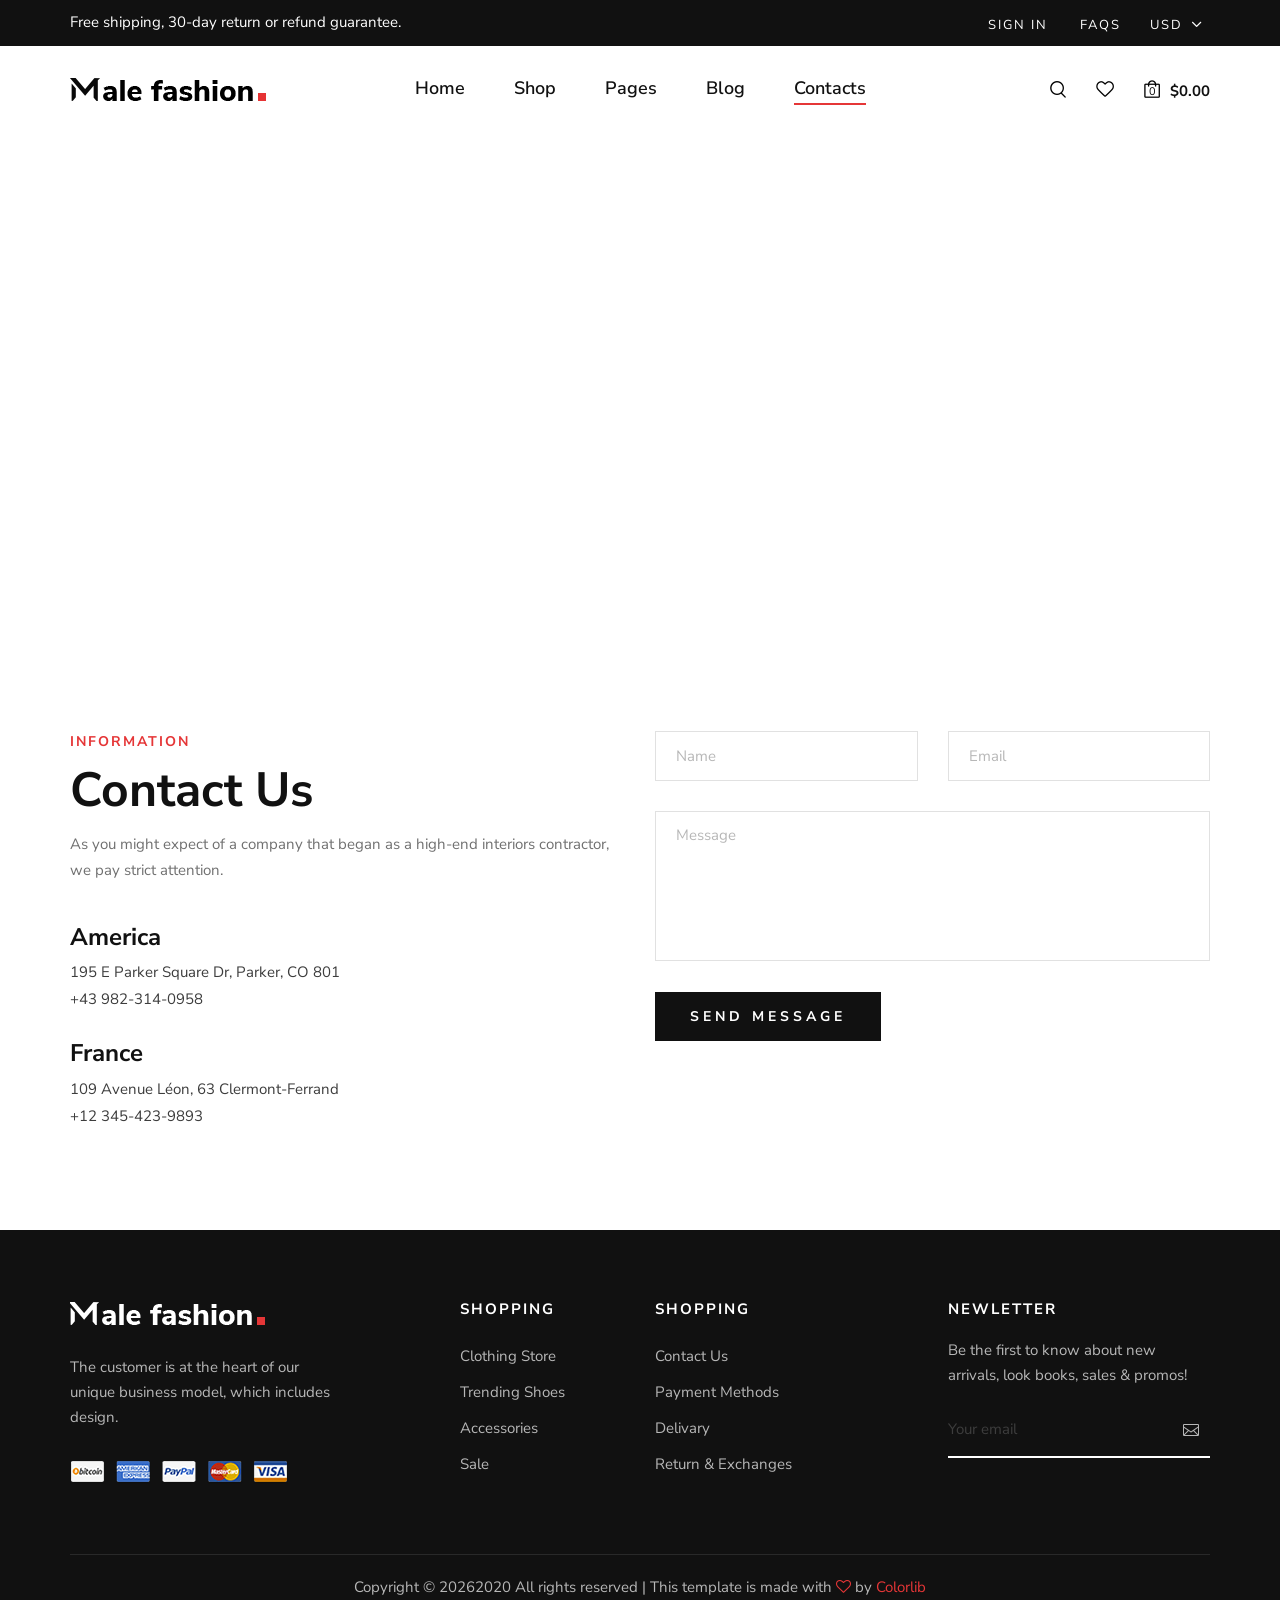
<file: src/main/webapp/resources/contact.html>
<!DOCTYPE html>
<html lang="zxx">

<head>
    <meta charset="UTF-8">
    <meta name="description" content="Male_Fashion Template">
    <meta name="keywords" content="Male_Fashion, unica, creative, html">
    <meta name="viewport" content="width=device-width, initial-scale=1.0">
    <meta http-equiv="X-UA-Compatible" content="ie=edge">
    <title>Male-Fashion | Template</title>

    <!-- Google Font -->
    <link href="https://fonts.googleapis.com/css2?family=Nunito+Sans:wght@300;400;600;700;800;900&display=swap"
        rel="stylesheet">

    <!-- Css Styles -->
    <link rel="stylesheet" href="css/bootstrap.min.css" type="text/css">
    <link rel="stylesheet" href="css/font-awesome.min.css" type="text/css">
    <link rel="stylesheet" href="css/elegant-icons.css" type="text/css">
    <link rel="stylesheet" href="css/magnific-popup.css" type="text/css">
    <link rel="stylesheet" href="css/nice-select.css" type="text/css">
    <link rel="stylesheet" href="css/owl.carousel.min.css" type="text/css">
    <link rel="stylesheet" href="css/slicknav.min.css" type="text/css">
    <link rel="stylesheet" href="css/style.css" type="text/css">
</head>

<body>
    <!-- Page Preloder -->
    <div id="preloder">
        <div class="loader"></div>
    </div>

    <!-- Offcanvas Menu Begin -->
    <div class="offcanvas-menu-overlay"></div>
    <div class="offcanvas-menu-wrapper">
        <div class="offcanvas__option">
            <div class="offcanvas__links">
                <a href="#">Sign in</a>
                <a href="#">FAQs</a>
            </div>
            <div class="offcanvas__top__hover">
                <span>Usd <i class="arrow_carrot-down"></i></span>
                <ul>
                    <li>USD</li>
                    <li>EUR</li>
                    <li>USD</li>
                </ul>
            </div>
        </div>
        <div class="offcanvas__nav__option">
            <a href="#" class="search-switch"><img src="img/icon/search.png" alt=""></a>
            <a href="#"><img src="img/icon/heart.png" alt=""></a>
            <a href="#"><img src="img/icon/cart.png" alt=""> <span>0</span></a>
            <div class="price">$0.00</div>
        </div>
        <div id="mobile-menu-wrap"></div>
        <div class="offcanvas__text">
            <p>Free shipping, 30-day return or refund guarantee.</p>
        </div>
    </div>
    <!-- Offcanvas Menu End -->

    <!-- Header Section Begin -->
    <header class="header">
        <div class="header__top">
            <div class="container">
                <div class="row">
                    <div class="col-lg-6 col-md-7">
                        <div class="header__top__left">
                            <p>Free shipping, 30-day return or refund guarantee.</p>
                        </div>
                    </div>
                    <div class="col-lg-6 col-md-5">
                        <div class="header__top__right">
                            <div class="header__top__links">
                                <a href="#">Sign in</a>
                                <a href="#">FAQs</a>
                            </div>
                            <div class="header__top__hover">
                                <span>Usd <i class="arrow_carrot-down"></i></span>
                                <ul>
                                    <li>USD</li>
                                    <li>EUR</li>
                                    <li>USD</li>
                                </ul>
                            </div>
                        </div>
                    </div>
                </div>
            </div>
        </div>
        <div class="container">
            <div class="row">
                <div class="col-lg-3 col-md-3">
                    <div class="header__logo">
                        <a href="./index.html"><img src="img/logo.png" alt=""></a>
                    </div>
                </div>
                <div class="col-lg-6 col-md-6">
                    <nav class="header__menu mobile-menu">
                        <ul>
                            <li><a href="./index.html">Home</a></li>
                            <li><a href="./shop.html">Shop</a></li>
                            <li><a href="#">Pages</a>
                                <ul class="dropdown">
                                    <li><a href="./about.html">About Us</a></li>
                                    <li><a href="./shop-details.html">Shop Details</a></li>
                                    <li><a href="./shopping-cart.html">Shopping Cart</a></li>
                                    <li><a href="./checkout.html">Check Out</a></li>
                                    <li><a href="./blog-details.html">Blog Details</a></li>
                                </ul>
                            </li>
                            <li><a href="./blog.html">Blog</a></li>
                            <li class="active"><a href="./contact.html">Contacts</a></li>
                        </ul>
                    </nav>
                </div>
                <div class="col-lg-3 col-md-3">
                    <div class="header__nav__option">
                        <a href="#" class="search-switch"><img src="img/icon/search.png" alt=""></a>
                        <a href="#"><img src="img/icon/heart.png" alt=""></a>
                        <a href="#"><img src="img/icon/cart.png" alt=""> <span>0</span></a>
                        <div class="price">$0.00</div>
                    </div>
                </div>
            </div>
            <div class="canvas__open"><i class="fa fa-bars"></i></div>
        </div>
    </header>
    <!-- Header Section End -->

    <!-- Map Begin -->
    <div class="map">
        <iframe src="https://www.google.com/maps/embed?pb=!1m18!1m12!1m3!1d111551.9926412813!2d-90.27317134641879!3d38.606612219170856!2m3!1f0!2f0!3f0!3m2!1i1024!2i768!4f13.1!3m3!1m2!1s0x54eab584e432360b%3A0x1c3bb99243deb742!2sUnited%20States!5e0!3m2!1sen!2sbd!4v1597926938024!5m2!1sen!2sbd" height="500" style="border:0;" allowfullscreen="" aria-hidden="false" tabindex="0"></iframe>
    </div>
    <!-- Map End -->

    <!-- Contact Section Begin -->
    <section class="contact spad">
        <div class="container">
            <div class="row">
                <div class="col-lg-6 col-md-6">
                    <div class="contact__text">
                        <div class="section-title">
                            <span>Information</span>
                            <h2>Contact Us</h2>
                            <p>As you might expect of a company that began as a high-end interiors contractor, we pay
                                strict attention.</p>
                        </div>
                        <ul>
                            <li>
                                <h4>America</h4>
                                <p>195 E Parker Square Dr, Parker, CO 801 <br />+43 982-314-0958</p>
                            </li>
                            <li>
                                <h4>France</h4>
                                <p>109 Avenue Léon, 63 Clermont-Ferrand <br />+12 345-423-9893</p>
                            </li>
                        </ul>
                    </div>
                </div>
                <div class="col-lg-6 col-md-6">
                    <div class="contact__form">
                        <form action="#">
                            <div class="row">
                                <div class="col-lg-6">
                                    <input type="text" placeholder="Name">
                                </div>
                                <div class="col-lg-6">
                                    <input type="text" placeholder="Email">
                                </div>
                                <div class="col-lg-12">
                                    <textarea placeholder="Message"></textarea>
                                    <button type="submit" class="site-btn">Send Message</button>
                                </div>
                            </div>
                        </form>
                    </div>
                </div>
            </div>
        </div>
    </section>
    <!-- Contact Section End -->

    <!-- Footer Section Begin -->
    <footer class="footer">
        <div class="container">
            <div class="row">
                <div class="col-lg-3 col-md-6 col-sm-6">
                    <div class="footer__about">
                        <div class="footer__logo">
                            <a href="#"><img src="img/footer-logo.png" alt=""></a>
                        </div>
                        <p>The customer is at the heart of our unique business model, which includes design.</p>
                        <a href="#"><img src="img/payment.png" alt=""></a>
                    </div>
                </div>
                <div class="col-lg-2 offset-lg-1 col-md-3 col-sm-6">
                    <div class="footer__widget">
                        <h6>Shopping</h6>
                        <ul>
                            <li><a href="#">Clothing Store</a></li>
                            <li><a href="#">Trending Shoes</a></li>
                            <li><a href="#">Accessories</a></li>
                            <li><a href="#">Sale</a></li>
                        </ul>
                    </div>
                </div>
                <div class="col-lg-2 col-md-3 col-sm-6">
                    <div class="footer__widget">
                        <h6>Shopping</h6>
                        <ul>
                            <li><a href="#">Contact Us</a></li>
                            <li><a href="#">Payment Methods</a></li>
                            <li><a href="#">Delivary</a></li>
                            <li><a href="#">Return & Exchanges</a></li>
                        </ul>
                    </div>
                </div>
                <div class="col-lg-3 offset-lg-1 col-md-6 col-sm-6">
                    <div class="footer__widget">
                        <h6>NewLetter</h6>
                        <div class="footer__newslatter">
                            <p>Be the first to know about new arrivals, look books, sales & promos!</p>
                            <form action="#">
                                <input type="text" placeholder="Your email">
                                <button type="submit"><span class="icon_mail_alt"></span></button>
                            </form>
                        </div>
                    </div>
                </div>
            </div>
            <div class="row">
                <div class="col-lg-12 text-center">
                    <div class="footer__copyright__text">
                        <!-- Link back to Colorlib can't be removed. Template is licensed under CC BY 3.0. -->
                        <p>Copyright ©
                            <script>
                                document.write(new Date().getFullYear());
                            </script>2020
                            All rights reserved | This template is made with <i class="fa fa-heart-o"
                                aria-hidden="true"></i> by <a href="https://colorlib.com" target="_blank">Colorlib</a>
                        </p>
                        <!-- Link back to Colorlib can't be removed. Template is licensed under CC BY 3.0. -->
                    </div>
                </div>
            </div>
        </div>
    </footer>
    <!-- Footer Section End -->

    <!-- Search Begin -->
    <div class="search-model">
        <div class="h-100 d-flex align-items-center justify-content-center">
            <div class="search-close-switch">+</div>
            <form class="search-model-form">
                <input type="text" id="search-input" placeholder="Search here.....">
            </form>
        </div>
    </div>
    <!-- Search End -->

    <!-- Js Plugins -->
    <script src="js/jquery-3.3.1.min.js"></script>
    <script src="js/bootstrap.min.js"></script>
    <script src="js/jquery.nice-select.min.js"></script>
    <script src="js/jquery.nicescroll.min.js"></script>
    <script src="js/jquery.magnific-popup.min.js"></script>
    <script src="js/jquery.countdown.min.js"></script>
    <script src="js/jquery.slicknav.js"></script>
    <script src="js/mixitup.min.js"></script>
    <script src="js/owl.carousel.min.js"></script>
    <script src="js/main.js"></script>
</body>

</html>
</file>
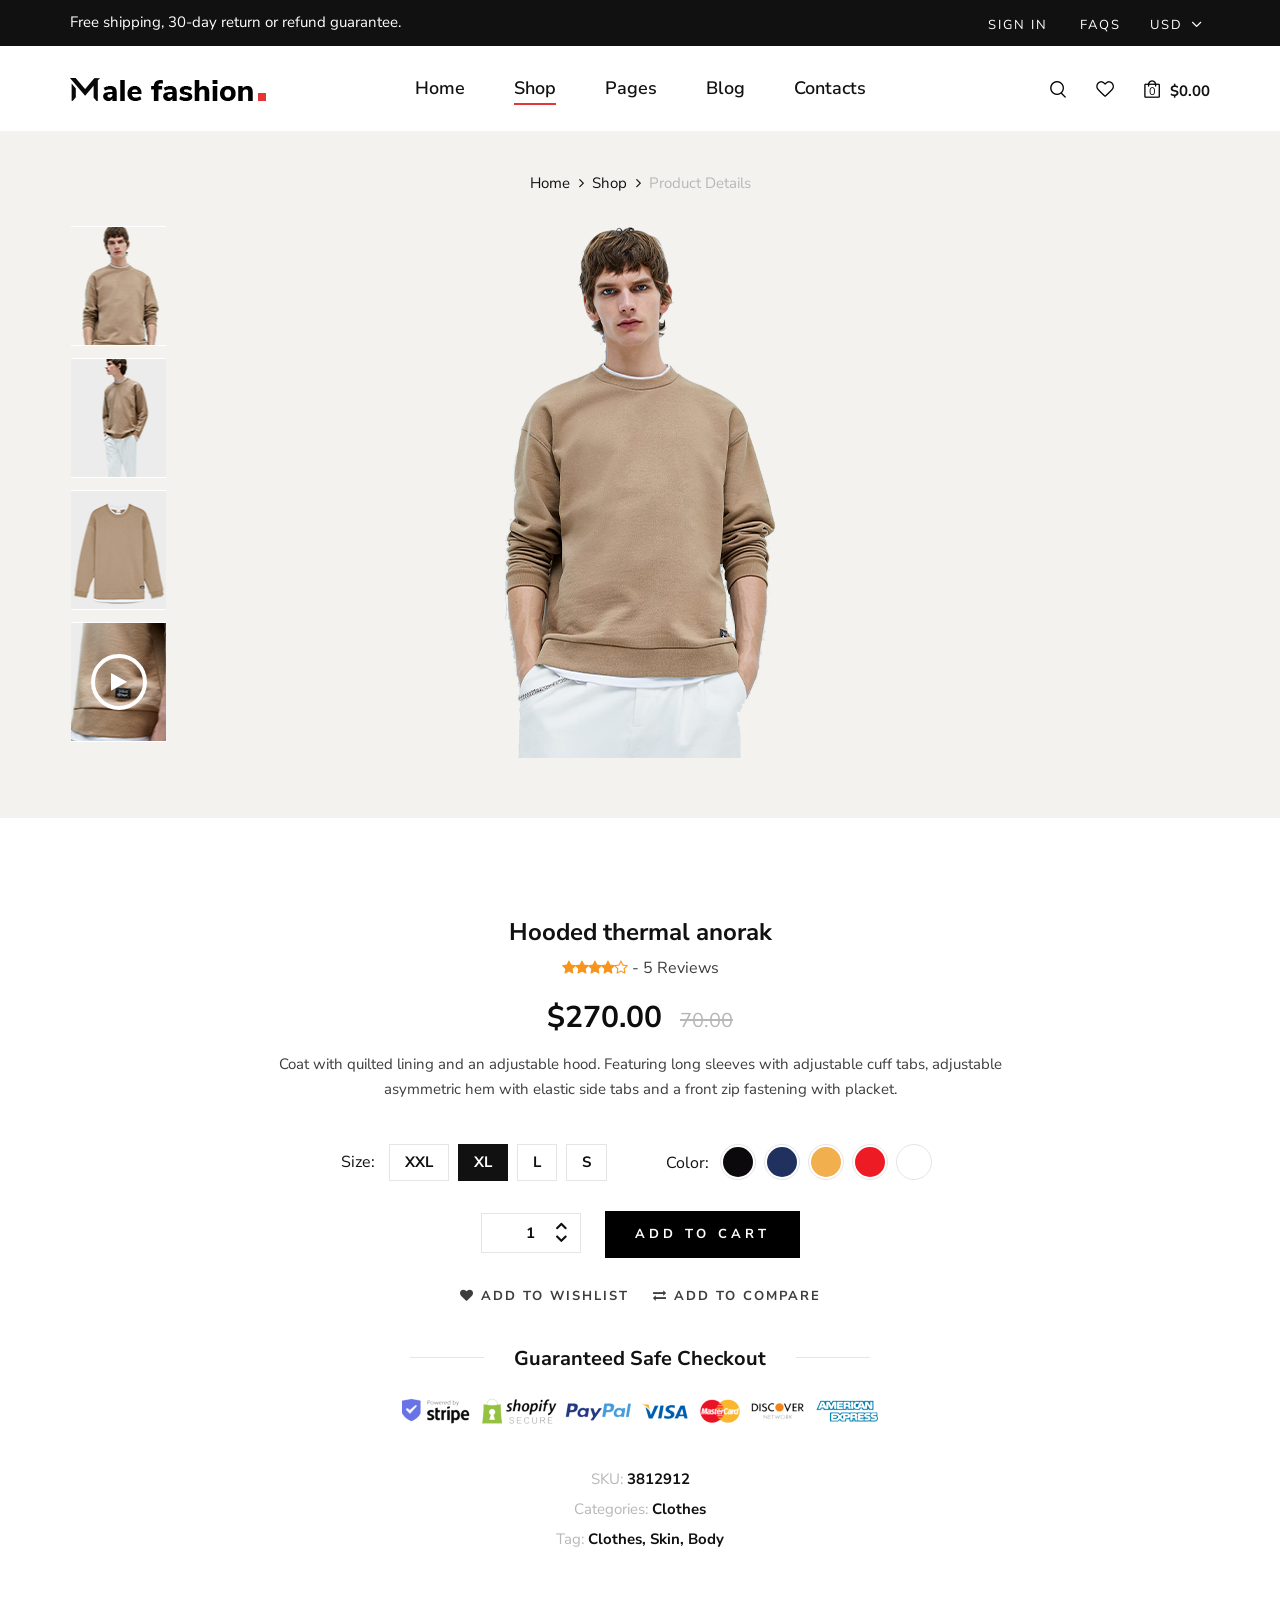
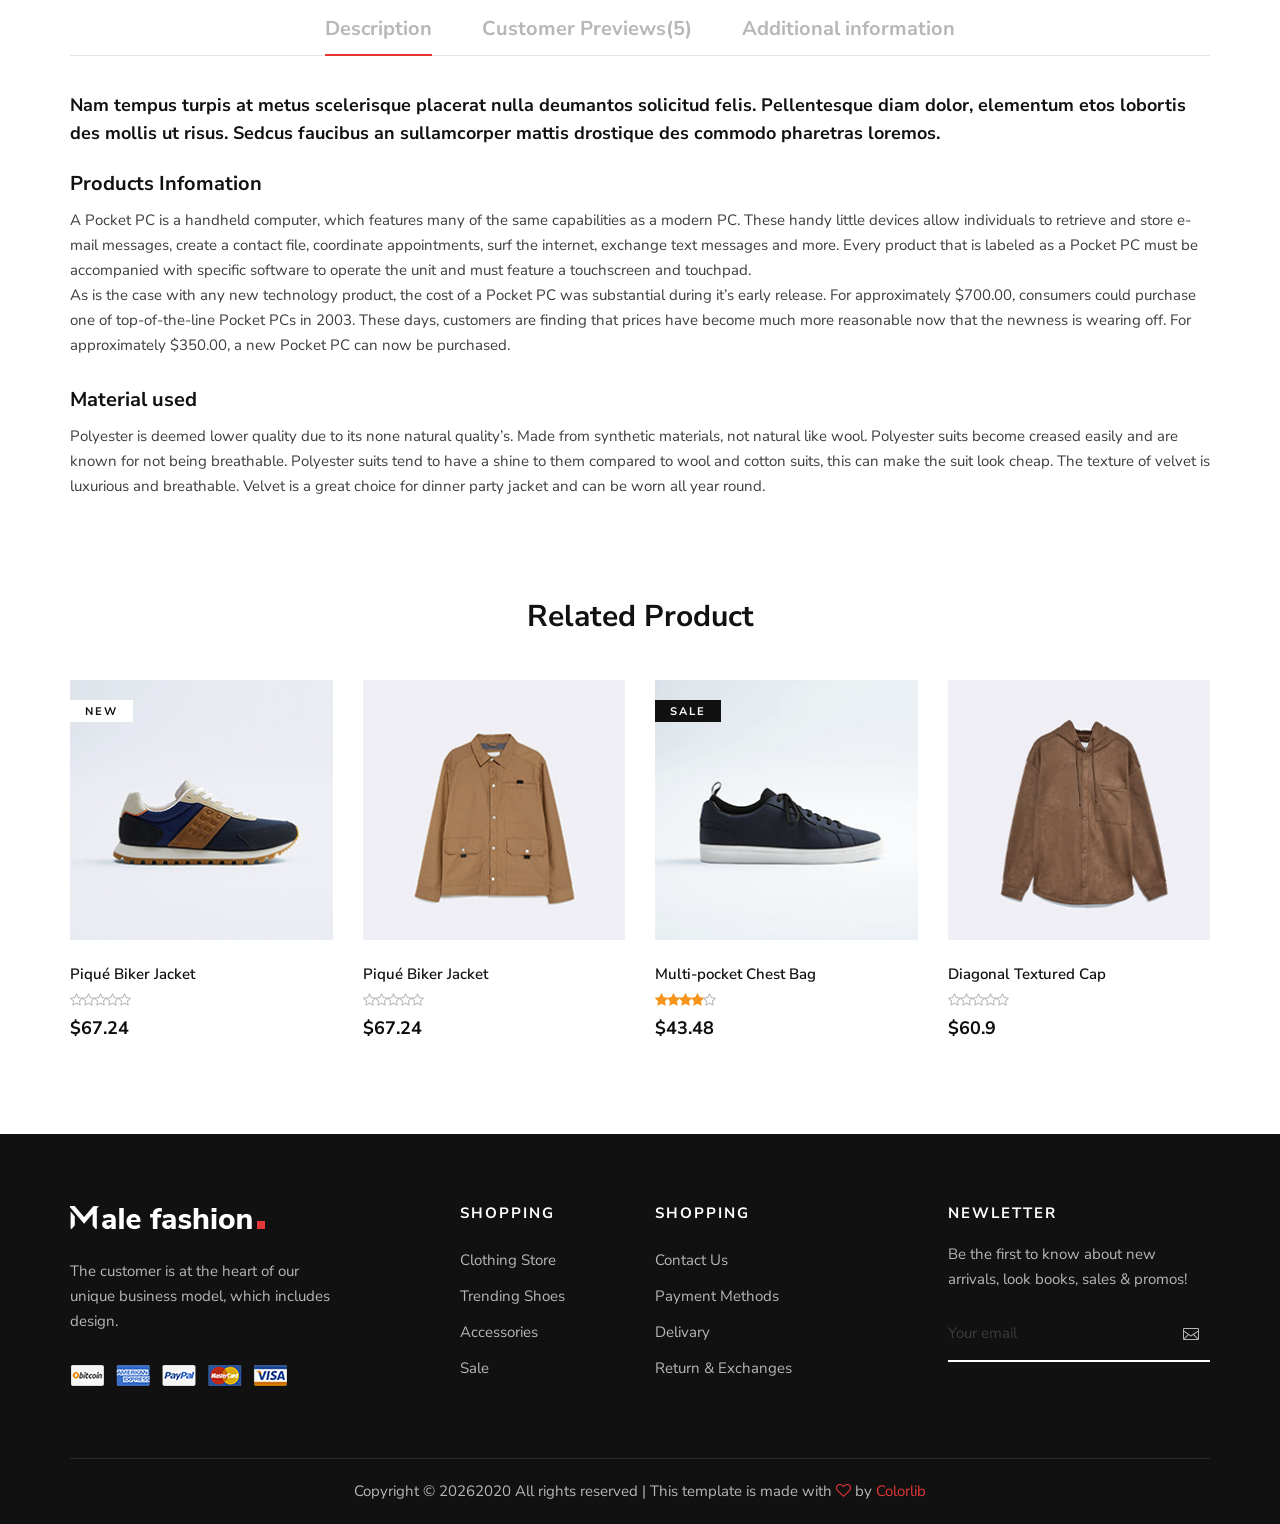
<file: src/main/webapp/resources/shop-details.html>
<!DOCTYPE html>
<html lang="zxx">

<head>
    <meta charset="UTF-8">
    <meta name="description" content="Male_Fashion Template">
    <meta name="keywords" content="Male_Fashion, unica, creative, html">
    <meta name="viewport" content="width=device-width, initial-scale=1.0">
    <meta http-equiv="X-UA-Compatible" content="ie=edge">
    <title>Male-Fashion | Template</title>

    <!-- Google Font -->
    <link href="https://fonts.googleapis.com/css2?family=Nunito+Sans:wght@300;400;600;700;800;900&display=swap"
    rel="stylesheet">

    <!-- Css Styles -->
    <link rel="stylesheet" href="css/bootstrap.min.css" type="text/css">
    <link rel="stylesheet" href="css/font-awesome.min.css" type="text/css">
    <link rel="stylesheet" href="css/elegant-icons.css" type="text/css">
    <link rel="stylesheet" href="css/magnific-popup.css" type="text/css">
    <link rel="stylesheet" href="css/nice-select.css" type="text/css">
    <link rel="stylesheet" href="css/owl.carousel.min.css" type="text/css">
    <link rel="stylesheet" href="css/slicknav.min.css" type="text/css">
    <link rel="stylesheet" href="css/style.css" type="text/css">
</head>

<body>
    <!-- Page Preloder -->
    <div id="preloder">
        <div class="loader"></div>
    </div>

    <!-- Offcanvas Menu Begin -->
    <div class="offcanvas-menu-overlay"></div>
    <div class="offcanvas-menu-wrapper">
        <div class="offcanvas__option">
            <div class="offcanvas__links">
                <a href="#">Sign in</a>
                <a href="#">FAQs</a>
            </div>
            <div class="offcanvas__top__hover">
                <span>Usd <i class="arrow_carrot-down"></i></span>
                <ul>
                    <li>USD</li>
                    <li>EUR</li>
                    <li>USD</li>
                </ul>
            </div>
        </div>
        <div class="offcanvas__nav__option">
            <a href="#" class="search-switch"><img src="img/icon/search.png" alt=""></a>
            <a href="#"><img src="img/icon/heart.png" alt=""></a>
            <a href="#"><img src="img/icon/cart.png" alt=""> <span>0</span></a>
            <div class="price">$0.00</div>
        </div>
        <div id="mobile-menu-wrap"></div>
        <div class="offcanvas__text">
            <p>Free shipping, 30-day return or refund guarantee.</p>
        </div>
    </div>
    <!-- Offcanvas Menu End -->

    <!-- Header Section Begin -->
    <header class="header">
        <div class="header__top">
            <div class="container">
                <div class="row">
                    <div class="col-lg-6 col-md-7">
                        <div class="header__top__left">
                            <p>Free shipping, 30-day return or refund guarantee.</p>
                        </div>
                    </div>
                    <div class="col-lg-6 col-md-5">
                        <div class="header__top__right">
                            <div class="header__top__links">
                                <a href="#">Sign in</a>
                                <a href="#">FAQs</a>
                            </div>
                            <div class="header__top__hover">
                                <span>Usd <i class="arrow_carrot-down"></i></span>
                                <ul>
                                    <li>USD</li>
                                    <li>EUR</li>
                                    <li>USD</li>
                                </ul>
                            </div>
                        </div>
                    </div>
                </div>
            </div>
        </div>
        <div class="container">
            <div class="row">
                <div class="col-lg-3 col-md-3">
                    <div class="header__logo">
                        <a href="./inex.html"><img src="img/logo.png" alt=""></a>
                    </div>
                </div>
                <div class="col-lg-6 col-md-6">
                    <nav class="header__menu mobile-menu">
                        <ul>
                            <li><a href="./inex.html">Home</a></li>
                            <li class="active"><a href="./shop.html">Shop</a></li>
                            <li><a href="#">Pages</a>
                                <ul class="dropdown">
                                    <li><a href="./about.html">About Us</a></li>
                                    <li><a href="./shop-details.html">Shop Details</a></li>
                                    <li><a href="./shopping-cart.html">Shopping Cart</a></li>
                                    <li><a href="./checkout.html">Check Out</a></li>
                                    <li><a href="./blog-details.html">Blog Details</a></li>
                                </ul>
                            </li>
                            <li><a href="./blog.html">Blog</a></li>
                            <li><a href="./contact.html">Contacts</a></li>
                        </ul>
                    </nav>
                </div>
                <div class="col-lg-3 col-md-3">
                    <div class="header__nav__option">
                        <a href="#" class="search-switch"><img src="img/icon/search.png" alt=""></a>
                        <a href="#"><img src="img/icon/heart.png" alt=""></a>
                        <a href="#"><img src="img/icon/cart.png" alt=""> <span>0</span></a>
                        <div class="price">$0.00</div>
                    </div>
                </div>
            </div>
            <div class="canvas__open"><i class="fa fa-bars"></i></div>
        </div>
    </header>
    <!-- Header Section End -->

    <!-- Shop Details Section Begin -->
    <section class="shop-details">
        <div class="product__details__pic">
            <div class="container">
                <div class="row">
                    <div class="col-lg-12">
                        <div class="product__details__breadcrumb">
                            <a href="./index.html">Home</a>
                            <a href="./shop.html">Shop</a>
                            <span>Product Details</span>
                        </div>
                    </div>
                </div>
                <div class="row">
                    <div class="col-lg-3 col-md-3">
                        <ul class="nav nav-tabs" role="tablist">
                            <li class="nav-item">
                                <a class="nav-link active" data-toggle="tab" href="#tabs-1" role="tab">
                                    <div class="product__thumb__pic set-bg" data-setbg="img/shop-details/thumb-1.png">
                                    </div>
                                </a>
                            </li>
                            <li class="nav-item">
                                <a class="nav-link" data-toggle="tab" href="#tabs-2" role="tab">
                                    <div class="product__thumb__pic set-bg" data-setbg="img/shop-details/thumb-2.png">
                                    </div>
                                </a>
                            </li>
                            <li class="nav-item">
                                <a class="nav-link" data-toggle="tab" href="#tabs-3" role="tab">
                                    <div class="product__thumb__pic set-bg" data-setbg="img/shop-details/thumb-3.png">
                                    </div>
                                </a>
                            </li>
                            <li class="nav-item">
                                <a class="nav-link" data-toggle="tab" href="#tabs-4" role="tab">
                                    <div class="product__thumb__pic set-bg" data-setbg="img/shop-details/thumb-4.png">
                                        <i class="fa fa-play"></i>
                                    </div>
                                </a>
                            </li>
                        </ul>
                    </div>
                    <div class="col-lg-6 col-md-9">
                        <div class="tab-content">
                            <div class="tab-pane active" id="tabs-1" role="tabpanel">
                                <div class="product__details__pic__item">
                                    <img src="img/shop-details/product-big-2.png" alt="">
                                </div>
                            </div>
                            <div class="tab-pane" id="tabs-2" role="tabpanel">
                                <div class="product__details__pic__item">
                                    <img src="img/shop-details/product-big-3.png" alt="">
                                </div>
                            </div>
                            <div class="tab-pane" id="tabs-3" role="tabpanel">
                                <div class="product__details__pic__item">
                                    <img src="img/shop-details/product-big.png" alt="">
                                </div>
                            </div>
                            <div class="tab-pane" id="tabs-4" role="tabpanel">
                                <div class="product__details__pic__item">
                                    <img src="img/shop-details/product-big-4.png" alt="">
                                    <a href="https://www.youtube.com/watch?v=8PJ3_p7VqHw&list=RD8PJ3_p7VqHw&start_radio=1" class="video-popup"><i class="fa fa-play"></i></a>
                                </div>
                            </div>
                        </div>
                    </div>
                </div>
            </div>
        </div>
        <div class="product__details__content">
            <div class="container">
                <div class="row d-flex justify-content-center">
                    <div class="col-lg-8">
                        <div class="product__details__text">
                            <h4>Hooded thermal anorak</h4>
                            <div class="rating">
                                <i class="fa fa-star"></i>
                                <i class="fa fa-star"></i>
                                <i class="fa fa-star"></i>
                                <i class="fa fa-star"></i>
                                <i class="fa fa-star-o"></i>
                                <span> - 5 Reviews</span>
                            </div>
                            <h3>$270.00 <span>70.00</span></h3>
                            <p>Coat with quilted lining and an adjustable hood. Featuring long sleeves with adjustable
                                cuff tabs, adjustable asymmetric hem with elastic side tabs and a front zip fastening
                            with placket.</p>
                            <div class="product__details__option">
                                <div class="product__details__option__size">
                                    <span>Size:</span>
                                    <label for="xxl">xxl
                                        <input type="radio" id="xxl">
                                    </label>
                                    <label class="active" for="xl">xl
                                        <input type="radio" id="xl">
                                    </label>
                                    <label for="l">l
                                        <input type="radio" id="l">
                                    </label>
                                    <label for="sm">s
                                        <input type="radio" id="sm">
                                    </label>
                                </div>
                                <div class="product__details__option__color">
                                    <span>Color:</span>
                                    <label class="c-1" for="sp-1">
                                        <input type="radio" id="sp-1">
                                    </label>
                                    <label class="c-2" for="sp-2">
                                        <input type="radio" id="sp-2">
                                    </label>
                                    <label class="c-3" for="sp-3">
                                        <input type="radio" id="sp-3">
                                    </label>
                                    <label class="c-4" for="sp-4">
                                        <input type="radio" id="sp-4">
                                    </label>
                                    <label class="c-9" for="sp-9">
                                        <input type="radio" id="sp-9">
                                    </label>
                                </div>
                            </div>
                            <div class="product__details__cart__option">
                                <div class="quantity">
                                    <div class="pro-qty">
                                        <input type="text" value="1">
                                    </div>
                                </div>
                                <a href="#" class="primary-btn">add to cart</a>
                            </div>
                            <div class="product__details__btns__option">
                                <a href="#"><i class="fa fa-heart"></i> add to wishlist</a>
                                <a href="#"><i class="fa fa-exchange"></i> Add To Compare</a>
                            </div>
                            <div class="product__details__last__option">
                                <h5><span>Guaranteed Safe Checkout</span></h5>
                                <img src="img/shop-details/details-payment.png" alt="">
                                <ul>
                                    <li><span>SKU:</span> 3812912</li>
                                    <li><span>Categories:</span> Clothes</li>
                                    <li><span>Tag:</span> Clothes, Skin, Body</li>
                                </ul>
                            </div>
                        </div>
                    </div>
                </div>
                <div class="row">
                    <div class="col-lg-12">
                        <div class="product__details__tab">
                            <ul class="nav nav-tabs" role="tablist">
                                <li class="nav-item">
                                    <a class="nav-link active" data-toggle="tab" href="#tabs-5"
                                    role="tab">Description</a>
                                </li>
                                <li class="nav-item">
                                    <a class="nav-link" data-toggle="tab" href="#tabs-6" role="tab">Customer
                                    Previews(5)</a>
                                </li>
                                <li class="nav-item">
                                    <a class="nav-link" data-toggle="tab" href="#tabs-7" role="tab">Additional
                                    information</a>
                                </li>
                            </ul>
                            <div class="tab-content">
                                <div class="tab-pane active" id="tabs-5" role="tabpanel">
                                    <div class="product__details__tab__content">
                                        <p class="note">Nam tempus turpis at metus scelerisque placerat nulla deumantos
                                            solicitud felis. Pellentesque diam dolor, elementum etos lobortis des mollis
                                            ut risus. Sedcus faucibus an sullamcorper mattis drostique des commodo
                                        pharetras loremos.</p>
                                        <div class="product__details__tab__content__item">
                                            <h5>Products Infomation</h5>
                                            <p>A Pocket PC is a handheld computer, which features many of the same
                                                capabilities as a modern PC. These handy little devices allow
                                                individuals to retrieve and store e-mail messages, create a contact
                                                file, coordinate appointments, surf the internet, exchange text messages
                                                and more. Every product that is labeled as a Pocket PC must be
                                                accompanied with specific software to operate the unit and must feature
                                            a touchscreen and touchpad.</p>
                                            <p>As is the case with any new technology product, the cost of a Pocket PC
                                                was substantial during it’s early release. For approximately $700.00,
                                                consumers could purchase one of top-of-the-line Pocket PCs in 2003.
                                                These days, customers are finding that prices have become much more
                                                reasonable now that the newness is wearing off. For approximately
                                            $350.00, a new Pocket PC can now be purchased.</p>
                                        </div>
                                        <div class="product__details__tab__content__item">
                                            <h5>Material used</h5>
                                            <p>Polyester is deemed lower quality due to its none natural quality’s. Made
                                                from synthetic materials, not natural like wool. Polyester suits become
                                                creased easily and are known for not being breathable. Polyester suits
                                                tend to have a shine to them compared to wool and cotton suits, this can
                                                make the suit look cheap. The texture of velvet is luxurious and
                                                breathable. Velvet is a great choice for dinner party jacket and can be
                                            worn all year round.</p>
                                        </div>
                                    </div>
                                </div>
                                <div class="tab-pane" id="tabs-6" role="tabpanel">
                                    <div class="product__details__tab__content">
                                        <div class="product__details__tab__content__item">
                                            <h5>Products Infomation</h5>
                                            <p>A Pocket PC is a handheld computer, which features many of the same
                                                capabilities as a modern PC. These handy little devices allow
                                                individuals to retrieve and store e-mail messages, create a contact
                                                file, coordinate appointments, surf the internet, exchange text messages
                                                and more. Every product that is labeled as a Pocket PC must be
                                                accompanied with specific software to operate the unit and must feature
                                            a touchscreen and touchpad.</p>
                                            <p>As is the case with any new technology product, the cost of a Pocket PC
                                                was substantial during it’s early release. For approximately $700.00,
                                                consumers could purchase one of top-of-the-line Pocket PCs in 2003.
                                                These days, customers are finding that prices have become much more
                                                reasonable now that the newness is wearing off. For approximately
                                            $350.00, a new Pocket PC can now be purchased.</p>
                                        </div>
                                        <div class="product__details__tab__content__item">
                                            <h5>Material used</h5>
                                            <p>Polyester is deemed lower quality due to its none natural quality’s. Made
                                                from synthetic materials, not natural like wool. Polyester suits become
                                                creased easily and are known for not being breathable. Polyester suits
                                                tend to have a shine to them compared to wool and cotton suits, this can
                                                make the suit look cheap. The texture of velvet is luxurious and
                                                breathable. Velvet is a great choice for dinner party jacket and can be
                                            worn all year round.</p>
                                        </div>
                                    </div>
                                </div>
                                <div class="tab-pane" id="tabs-7" role="tabpanel">
                                    <div class="product__details__tab__content">
                                        <p class="note">Nam tempus turpis at metus scelerisque placerat nulla deumantos
                                            solicitud felis. Pellentesque diam dolor, elementum etos lobortis des mollis
                                            ut risus. Sedcus faucibus an sullamcorper mattis drostique des commodo
                                        pharetras loremos.</p>
                                        <div class="product__details__tab__content__item">
                                            <h5>Products Infomation</h5>
                                            <p>A Pocket PC is a handheld computer, which features many of the same
                                                capabilities as a modern PC. These handy little devices allow
                                                individuals to retrieve and store e-mail messages, create a contact
                                                file, coordinate appointments, surf the internet, exchange text messages
                                                and more. Every product that is labeled as a Pocket PC must be
                                                accompanied with specific software to operate the unit and must feature
                                            a touchscreen and touchpad.</p>
                                            <p>As is the case with any new technology product, the cost of a Pocket PC
                                                was substantial during it’s early release. For approximately $700.00,
                                                consumers could purchase one of top-of-the-line Pocket PCs in 2003.
                                                These days, customers are finding that prices have become much more
                                                reasonable now that the newness is wearing off. For approximately
                                            $350.00, a new Pocket PC can now be purchased.</p>
                                        </div>
                                        <div class="product__details__tab__content__item">
                                            <h5>Material used</h5>
                                            <p>Polyester is deemed lower quality due to its none natural quality’s. Made
                                                from synthetic materials, not natural like wool. Polyester suits become
                                                creased easily and are known for not being breathable. Polyester suits
                                                tend to have a shine to them compared to wool and cotton suits, this can
                                                make the suit look cheap. The texture of velvet is luxurious and
                                                breathable. Velvet is a great choice for dinner party jacket and can be
                                            worn all year round.</p>
                                        </div>
                                    </div>
                                </div>
                            </div>
                        </div>
                    </div>
                </div>
            </div>
        </div>
    </section>
    <!-- Shop Details Section End -->

    <!-- Related Section Begin -->
    <section class="related spad">
        <div class="container">
            <div class="row">
                <div class="col-lg-12">
                    <h3 class="related-title">Related Product</h3>
                </div>
            </div>
            <div class="row">
                <div class="col-lg-3 col-md-6 col-sm-6 col-sm-6">
                    <div class="product__item">
                        <div class="product__item__pic set-bg" data-setbg="img/product/product-1.jpg">
                            <span class="label">New</span>
                            <ul class="product__hover">
                                <li><a href="#"><img src="img/icon/heart.png" alt=""></a></li>
                                <li><a href="#"><img src="img/icon/compare.png" alt=""> <span>Compare</span></a></li>
                                <li><a href="#"><img src="img/icon/search.png" alt=""></a></li>
                            </ul>
                        </div>
                        <div class="product__item__text">
                            <h6>Piqué Biker Jacket</h6>
                            <a href="#" class="add-cart">+ Add To Cart</a>
                            <div class="rating">
                                <i class="fa fa-star-o"></i>
                                <i class="fa fa-star-o"></i>
                                <i class="fa fa-star-o"></i>
                                <i class="fa fa-star-o"></i>
                                <i class="fa fa-star-o"></i>
                            </div>
                            <h5>$67.24</h5>
                            <div class="product__color__select">
                                <label for="pc-1">
                                    <input type="radio" id="pc-1">
                                </label>
                                <label class="active black" for="pc-2">
                                    <input type="radio" id="pc-2">
                                </label>
                                <label class="grey" for="pc-3">
                                    <input type="radio" id="pc-3">
                                </label>
                            </div>
                        </div>
                    </div>
                </div>
                <div class="col-lg-3 col-md-6 col-sm-6 col-sm-6">
                    <div class="product__item">
                        <div class="product__item__pic set-bg" data-setbg="img/product/product-2.jpg">
                            <ul class="product__hover">
                                <li><a href="#"><img src="img/icon/heart.png" alt=""></a></li>
                                <li><a href="#"><img src="img/icon/compare.png" alt=""> <span>Compare</span></a></li>
                                <li><a href="#"><img src="img/icon/search.png" alt=""></a></li>
                            </ul>
                        </div>
                        <div class="product__item__text">
                            <h6>Piqué Biker Jacket</h6>
                            <a href="#" class="add-cart">+ Add To Cart</a>
                            <div class="rating">
                                <i class="fa fa-star-o"></i>
                                <i class="fa fa-star-o"></i>
                                <i class="fa fa-star-o"></i>
                                <i class="fa fa-star-o"></i>
                                <i class="fa fa-star-o"></i>
                            </div>
                            <h5>$67.24</h5>
                            <div class="product__color__select">
                                <label for="pc-4">
                                    <input type="radio" id="pc-4">
                                </label>
                                <label class="active black" for="pc-5">
                                    <input type="radio" id="pc-5">
                                </label>
                                <label class="grey" for="pc-6">
                                    <input type="radio" id="pc-6">
                                </label>
                            </div>
                        </div>
                    </div>
                </div>
                <div class="col-lg-3 col-md-6 col-sm-6 col-sm-6">
                    <div class="product__item sale">
                        <div class="product__item__pic set-bg" data-setbg="img/product/product-3.jpg">
                            <span class="label">Sale</span>
                            <ul class="product__hover">
                                <li><a href="#"><img src="img/icon/heart.png" alt=""></a></li>
                                <li><a href="#"><img src="img/icon/compare.png" alt=""> <span>Compare</span></a></li>
                                <li><a href="#"><img src="img/icon/search.png" alt=""></a></li>
                            </ul>
                        </div>
                        <div class="product__item__text">
                            <h6>Multi-pocket Chest Bag</h6>
                            <a href="#" class="add-cart">+ Add To Cart</a>
                            <div class="rating">
                                <i class="fa fa-star"></i>
                                <i class="fa fa-star"></i>
                                <i class="fa fa-star"></i>
                                <i class="fa fa-star"></i>
                                <i class="fa fa-star-o"></i>
                            </div>
                            <h5>$43.48</h5>
                            <div class="product__color__select">
                                <label for="pc-7">
                                    <input type="radio" id="pc-7">
                                </label>
                                <label class="active black" for="pc-8">
                                    <input type="radio" id="pc-8">
                                </label>
                                <label class="grey" for="pc-9">
                                    <input type="radio" id="pc-9">
                                </label>
                            </div>
                        </div>
                    </div>
                </div>
                <div class="col-lg-3 col-md-6 col-sm-6 col-sm-6">
                    <div class="product__item">
                        <div class="product__item__pic set-bg" data-setbg="img/product/product-4.jpg">
                            <ul class="product__hover">
                                <li><a href="#"><img src="img/icon/heart.png" alt=""></a></li>
                                <li><a href="#"><img src="img/icon/compare.png" alt=""> <span>Compare</span></a></li>
                                <li><a href="#"><img src="img/icon/search.png" alt=""></a></li>
                            </ul>
                        </div>
                        <div class="product__item__text">
                            <h6>Diagonal Textured Cap</h6>
                            <a href="#" class="add-cart">+ Add To Cart</a>
                            <div class="rating">
                                <i class="fa fa-star-o"></i>
                                <i class="fa fa-star-o"></i>
                                <i class="fa fa-star-o"></i>
                                <i class="fa fa-star-o"></i>
                                <i class="fa fa-star-o"></i>
                            </div>
                            <h5>$60.9</h5>
                            <div class="product__color__select">
                                <label for="pc-10">
                                    <input type="radio" id="pc-10">
                                </label>
                                <label class="active black" for="pc-11">
                                    <input type="radio" id="pc-11">
                                </label>
                                <label class="grey" for="pc-12">
                                    <input type="radio" id="pc-12">
                                </label>
                            </div>
                        </div>
                    </div>
                </div>
            </div>
        </div>
    </section>
    <!-- Related Section End -->

    <!-- Footer Section Begin -->
    <footer class="footer">
        <div class="container">
            <div class="row">
                <div class="col-lg-3 col-md-6 col-sm-6">
                    <div class="footer__about">
                        <div class="footer__logo">
                            <a href="#"><img src="img/footer-logo.png" alt=""></a>
                        </div>
                        <p>The customer is at the heart of our unique business model, which includes design.</p>
                        <a href="#"><img src="img/payment.png" alt=""></a>
                    </div>
                </div>
                <div class="col-lg-2 offset-lg-1 col-md-3 col-sm-6">
                    <div class="footer__widget">
                        <h6>Shopping</h6>
                        <ul>
                            <li><a href="#">Clothing Store</a></li>
                            <li><a href="#">Trending Shoes</a></li>
                            <li><a href="#">Accessories</a></li>
                            <li><a href="#">Sale</a></li>
                        </ul>
                    </div>
                </div>
                <div class="col-lg-2 col-md-3 col-sm-6">
                    <div class="footer__widget">
                        <h6>Shopping</h6>
                        <ul>
                            <li><a href="#">Contact Us</a></li>
                            <li><a href="#">Payment Methods</a></li>
                            <li><a href="#">Delivary</a></li>
                            <li><a href="#">Return & Exchanges</a></li>
                        </ul>
                    </div>
                </div>
                <div class="col-lg-3 offset-lg-1 col-md-6 col-sm-6">
                    <div class="footer__widget">
                        <h6>NewLetter</h6>
                        <div class="footer__newslatter">
                            <p>Be the first to know about new arrivals, look books, sales & promos!</p>
                            <form action="#">
                                <input type="text" placeholder="Your email">
                                <button type="submit"><span class="icon_mail_alt"></span></button>
                            </form>
                        </div>
                    </div>
                </div>
            </div>
            <div class="row">
                <div class="col-lg-12 text-center">
                    <div class="footer__copyright__text">
                        <!-- Link back to Colorlib can't be removed. Template is licensed under CC BY 3.0. -->
                        <p>Copyright ©
                            <script>
                                document.write(new Date().getFullYear());
                            </script>2020
                            All rights reserved | This template is made with <i class="fa fa-heart-o"
                            aria-hidden="true"></i> by <a href="https://colorlib.com" target="_blank">Colorlib</a>
                        </p>
                        <!-- Link back to Colorlib can't be removed. Template is licensed under CC BY 3.0. -->
                    </div>
                </div>
            </div>
        </div>
    </footer>
    <!-- Footer Section End -->

    <!-- Search Begin -->
    <div class="search-model">
        <div class="h-100 d-flex align-items-center justify-content-center">
            <div class="search-close-switch">+</div>
            <form class="search-model-form">
                <input type="text" id="search-input" placeholder="Search here.....">
            </form>
        </div>
    </div>
    <!-- Search End -->

    <!-- Js Plugins -->
    <script src="js/jquery-3.3.1.min.js"></script>
    <script src="js/bootstrap.min.js"></script>
    <script src="js/jquery.nice-select.min.js"></script>
    <script src="js/jquery.nicescroll.min.js"></script>
    <script src="js/jquery.magnific-popup.min.js"></script>
    <script src="js/jquery.countdown.min.js"></script>
    <script src="js/jquery.slicknav.js"></script>
    <script src="js/mixitup.min.js"></script>
    <script src="js/owl.carousel.min.js"></script>
    <script src="js/main.js"></script>
</body>

</html>
</file>
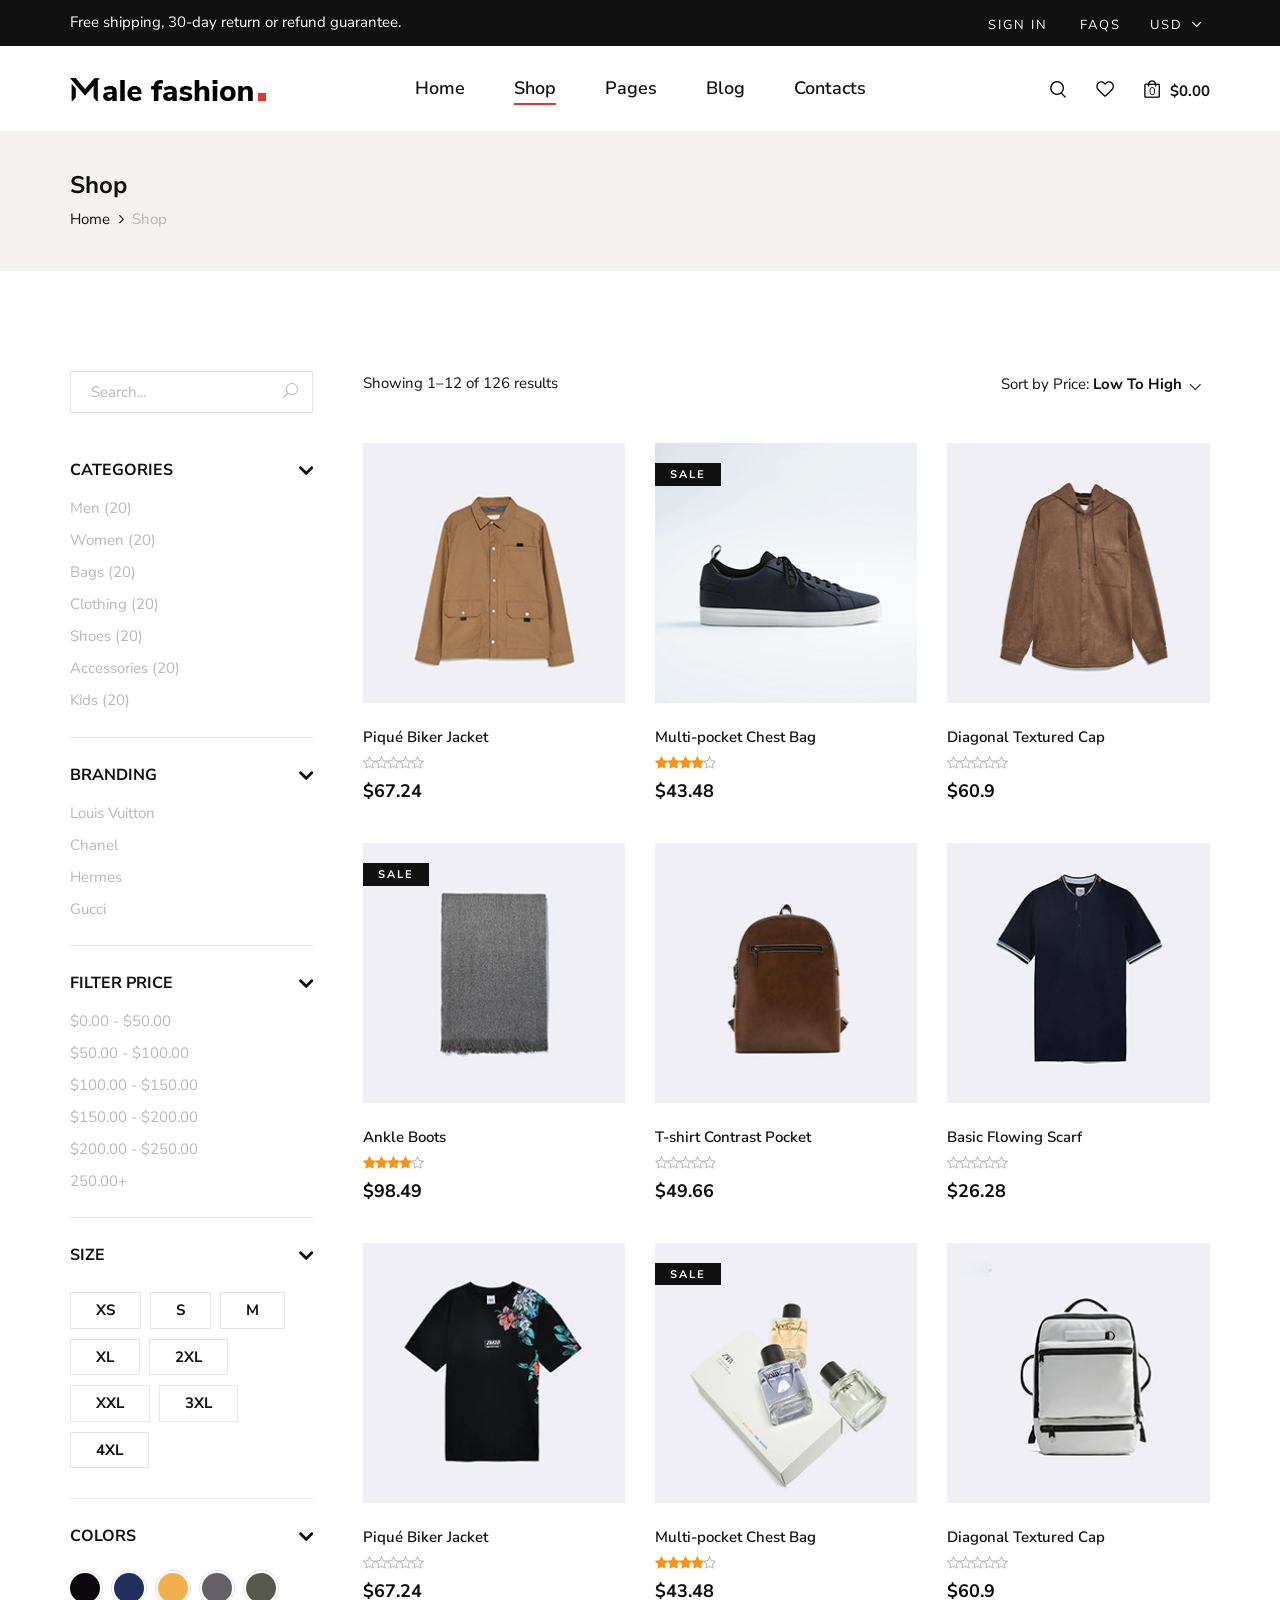
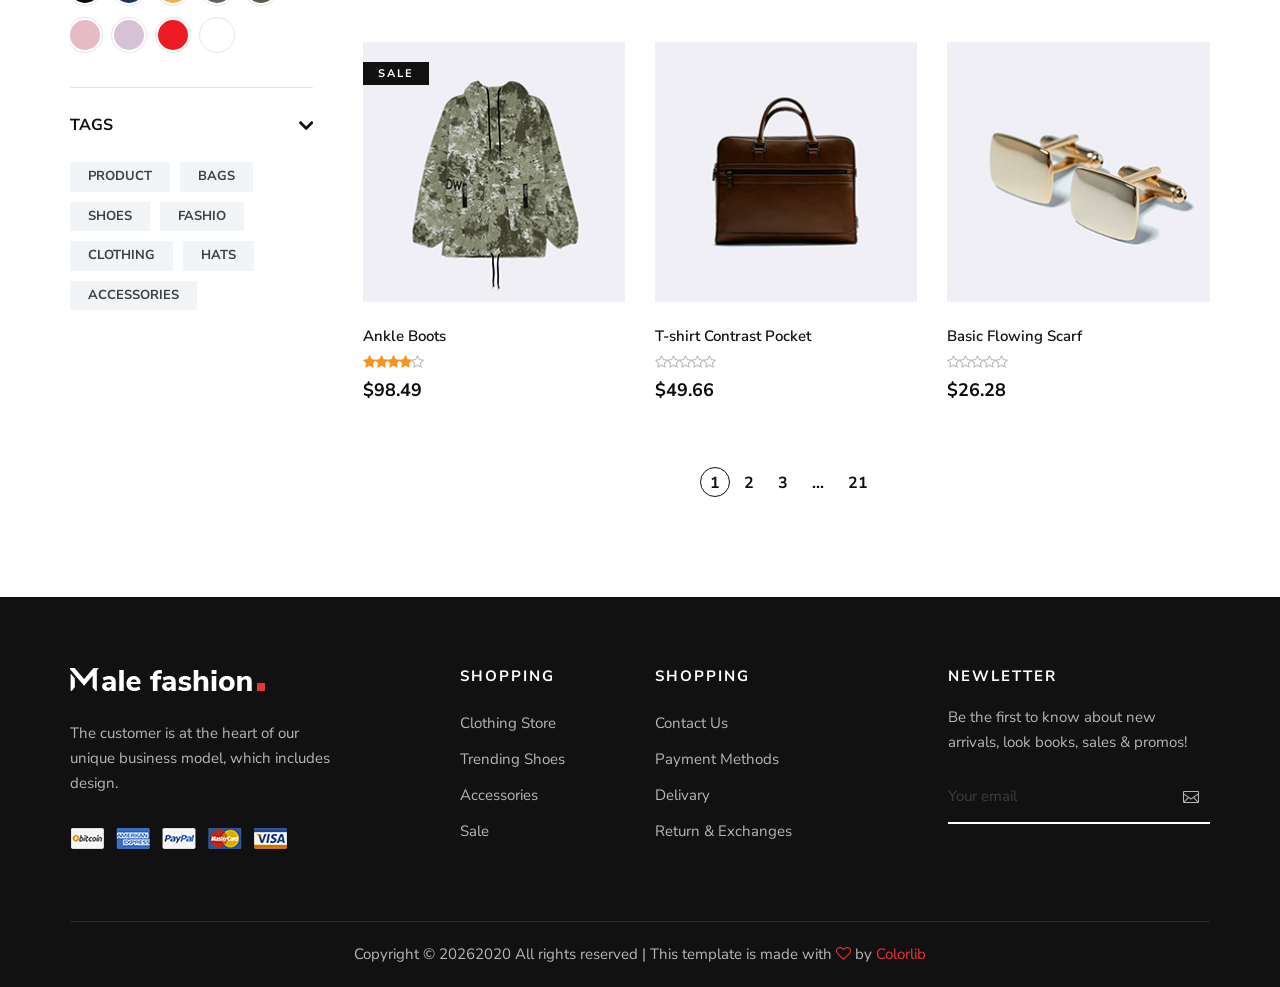
<file: src/main/webapp/resources/shop.html>
<!DOCTYPE html>
<html lang="zxx">

<head>
    <meta charset="UTF-8">
    <meta name="description" content="Male_Fashion Template">
    <meta name="keywords" content="Male_Fashion, unica, creative, html">
    <meta name="viewport" content="width=device-width, initial-scale=1.0">
    <meta http-equiv="X-UA-Compatible" content="ie=edge">
    <title>Male-Fashion | Template</title>

    <!-- Google Font -->
    <link href="https://fonts.googleapis.com/css2?family=Nunito+Sans:wght@300;400;600;700;800;900&display=swap"
    rel="stylesheet">

    <!-- Css Styles -->
    <link rel="stylesheet" href="css/bootstrap.min.css" type="text/css">
    <link rel="stylesheet" href="css/font-awesome.min.css" type="text/css">
    <link rel="stylesheet" href="css/elegant-icons.css" type="text/css">
    <link rel="stylesheet" href="css/magnific-popup.css" type="text/css">
    <link rel="stylesheet" href="css/nice-select.css" type="text/css">
    <link rel="stylesheet" href="css/owl.carousel.min.css" type="text/css">
    <link rel="stylesheet" href="css/slicknav.min.css" type="text/css">
    <link rel="stylesheet" href="css/style.css" type="text/css">
</head>

<body>
    <!-- Page Preloder -->
    <div id="preloder">
        <div class="loader"></div>
    </div>

    <!-- Offcanvas Menu Begin -->
    <div class="offcanvas-menu-overlay"></div>
    <div class="offcanvas-menu-wrapper">
        <div class="offcanvas__option">
            <div class="offcanvas__links">
                <a href="#">Sign in</a>
                <a href="#">FAQs</a>
            </div>
            <div class="offcanvas__top__hover">
                <span>Usd <i class="arrow_carrot-down"></i></span>
                <ul>
                    <li>USD</li>
                    <li>EUR</li>
                    <li>USD</li>
                </ul>
            </div>
        </div>
        <div class="offcanvas__nav__option">
            <a href="#" class="search-switch"><img src="img/icon/search.png" alt=""></a>
            <a href="#"><img src="img/icon/heart.png" alt=""></a>
            <a href="#"><img src="img/icon/cart.png" alt=""> <span>0</span></a>
            <div class="price">$0.00</div>
        </div>
        <div id="mobile-menu-wrap"></div>
        <div class="offcanvas__text">
            <p>Free shipping, 30-day return or refund guarantee.</p>
        </div>
    </div>
    <!-- Offcanvas Menu End -->

    <!-- Header Section Begin -->
    <header class="header">
        <div class="header__top">
            <div class="container">
                <div class="row">
                    <div class="col-lg-6 col-md-7">
                        <div class="header__top__left">
                            <p>Free shipping, 30-day return or refund guarantee.</p>
                        </div>
                    </div>
                    <div class="col-lg-6 col-md-5">
                        <div class="header__top__right">
                            <div class="header__top__links">
                                <a href="#">Sign in</a>
                                <a href="#">FAQs</a>
                            </div>
                            <div class="header__top__hover">
                                <span>Usd <i class="arrow_carrot-down"></i></span>
                                <ul>
                                    <li>USD</li>
                                    <li>EUR</li>
                                    <li>USD</li>
                                </ul>
                            </div>
                        </div>
                    </div>
                </div>
            </div>
        </div>
        <div class="container">
            <div class="row">
                <div class="col-lg-3 col-md-3">
                    <div class="header__logo">
                        <a href="./index.html"><img src="img/logo.png" alt=""></a>
                    </div>
                </div>
                <div class="col-lg-6 col-md-6">
                    <nav class="header__menu mobile-menu">
                        <ul>
                            <li><a href="./index.html">Home</a></li>
                            <li class="active"><a href="./shop.html">Shop</a></li>
                            <li><a href="#">Pages</a>
                                <ul class="dropdown">
                                    <li><a href="./about.html">About Us</a></li>
                                    <li><a href="./shop-details.html">Shop Details</a></li>
                                    <li><a href="./shopping-cart.html">Shopping Cart</a></li>
                                    <li><a href="./checkout.html">Check Out</a></li>
                                    <li><a href="./blog-details.html">Blog Details</a></li>
                                </ul>
                            </li>
                            <li><a href="./blog.html">Blog</a></li>
                            <li><a href="./contact.html">Contacts</a></li>
                        </ul>
                    </nav>
                </div>
                <div class="col-lg-3 col-md-3">
                    <div class="header__nav__option">
                        <a href="#" class="search-switch"><img src="img/icon/search.png" alt=""></a>
                        <a href="#"><img src="img/icon/heart.png" alt=""></a>
                        <a href="#"><img src="img/icon/cart.png" alt=""> <span>0</span></a>
                        <div class="price">$0.00</div>
                    </div>
                </div>
            </div>
            <div class="canvas__open"><i class="fa fa-bars"></i></div>
        </div>
    </header>
    <!-- Header Section End -->

    <!-- Breadcrumb Section Begin -->
    <section class="breadcrumb-option">
        <div class="container">
            <div class="row">
                <div class="col-lg-12">
                    <div class="breadcrumb__text">
                        <h4>Shop</h4>
                        <div class="breadcrumb__links">
                            <a href="./index.html">Home</a>
                            <span>Shop</span>
                        </div>
                    </div>
                </div>
            </div>
        </div>
    </section>
    <!-- Breadcrumb Section End -->

    <!-- Shop Section Begin -->
    <section class="shop spad">
        <div class="container">
            <div class="row">
                <div class="col-lg-3">
                    <div class="shop__sidebar">
                        <div class="shop__sidebar__search">
                            <form action="#">
                                <input type="text" placeholder="Search...">
                                <button type="submit"><span class="icon_search"></span></button>
                            </form>
                        </div>
                        <div class="shop__sidebar__accordion">
                            <div class="accordion" id="accordionExample">
                                <div class="card">
                                    <div class="card-heading">
                                        <a data-toggle="collapse" data-target="#collapseOne">Categories</a>
                                    </div>
                                    <div id="collapseOne" class="collapse show" data-parent="#accordionExample">
                                        <div class="card-body">
                                            <div class="shop__sidebar__categories">
                                                <ul class="nice-scroll">
                                                    <li><a href="#">Men (20)</a></li>
                                                    <li><a href="#">Women (20)</a></li>
                                                    <li><a href="#">Bags (20)</a></li>
                                                    <li><a href="#">Clothing (20)</a></li>
                                                    <li><a href="#">Shoes (20)</a></li>
                                                    <li><a href="#">Accessories (20)</a></li>
                                                    <li><a href="#">Kids (20)</a></li>
                                                    <li><a href="#">Kids (20)</a></li>
                                                    <li><a href="#">Kids (20)</a></li>
                                                </ul>
                                            </div>
                                        </div>
                                    </div>
                                </div>
                                <div class="card">
                                    <div class="card-heading">
                                        <a data-toggle="collapse" data-target="#collapseTwo">Branding</a>
                                    </div>
                                    <div id="collapseTwo" class="collapse show" data-parent="#accordionExample">
                                        <div class="card-body">
                                            <div class="shop__sidebar__brand">
                                                <ul>
                                                    <li><a href="#">Louis Vuitton</a></li>
                                                    <li><a href="#">Chanel</a></li>
                                                    <li><a href="#">Hermes</a></li>
                                                    <li><a href="#">Gucci</a></li>
                                                </ul>
                                            </div>
                                        </div>
                                    </div>
                                </div>
                                <div class="card">
                                    <div class="card-heading">
                                        <a data-toggle="collapse" data-target="#collapseThree">Filter Price</a>
                                    </div>
                                    <div id="collapseThree" class="collapse show" data-parent="#accordionExample">
                                        <div class="card-body">
                                            <div class="shop__sidebar__price">
                                                <ul>
                                                    <li><a href="#">$0.00 - $50.00</a></li>
                                                    <li><a href="#">$50.00 - $100.00</a></li>
                                                    <li><a href="#">$100.00 - $150.00</a></li>
                                                    <li><a href="#">$150.00 - $200.00</a></li>
                                                    <li><a href="#">$200.00 - $250.00</a></li>
                                                    <li><a href="#">250.00+</a></li>
                                                </ul>
                                            </div>
                                        </div>
                                    </div>
                                </div>
                                <div class="card">
                                    <div class="card-heading">
                                        <a data-toggle="collapse" data-target="#collapseFour">Size</a>
                                    </div>
                                    <div id="collapseFour" class="collapse show" data-parent="#accordionExample">
                                        <div class="card-body">
                                            <div class="shop__sidebar__size">
                                                <label for="xs">xs
                                                    <input type="radio" id="xs">
                                                </label>
                                                <label for="sm">s
                                                    <input type="radio" id="sm">
                                                </label>
                                                <label for="md">m
                                                    <input type="radio" id="md">
                                                </label>
                                                <label for="xl">xl
                                                    <input type="radio" id="xl">
                                                </label>
                                                <label for="2xl">2xl
                                                    <input type="radio" id="2xl">
                                                </label>
                                                <label for="xxl">xxl
                                                    <input type="radio" id="xxl">
                                                </label>
                                                <label for="3xl">3xl
                                                    <input type="radio" id="3xl">
                                                </label>
                                                <label for="4xl">4xl
                                                    <input type="radio" id="4xl">
                                                </label>
                                            </div>
                                        </div>
                                    </div>
                                </div>
                                <div class="card">
                                    <div class="card-heading">
                                        <a data-toggle="collapse" data-target="#collapseFive">Colors</a>
                                    </div>
                                    <div id="collapseFive" class="collapse show" data-parent="#accordionExample">
                                        <div class="card-body">
                                            <div class="shop__sidebar__color">
                                                <label class="c-1" for="sp-1">
                                                    <input type="radio" id="sp-1">
                                                </label>
                                                <label class="c-2" for="sp-2">
                                                    <input type="radio" id="sp-2">
                                                </label>
                                                <label class="c-3" for="sp-3">
                                                    <input type="radio" id="sp-3">
                                                </label>
                                                <label class="c-4" for="sp-4">
                                                    <input type="radio" id="sp-4">
                                                </label>
                                                <label class="c-5" for="sp-5">
                                                    <input type="radio" id="sp-5">
                                                </label>
                                                <label class="c-6" for="sp-6">
                                                    <input type="radio" id="sp-6">
                                                </label>
                                                <label class="c-7" for="sp-7">
                                                    <input type="radio" id="sp-7">
                                                </label>
                                                <label class="c-8" for="sp-8">
                                                    <input type="radio" id="sp-8">
                                                </label>
                                                <label class="c-9" for="sp-9">
                                                    <input type="radio" id="sp-9">
                                                </label>
                                            </div>
                                        </div>
                                    </div>
                                </div>
                                <div class="card">
                                    <div class="card-heading">
                                        <a data-toggle="collapse" data-target="#collapseSix">Tags</a>
                                    </div>
                                    <div id="collapseSix" class="collapse show" data-parent="#accordionExample">
                                        <div class="card-body">
                                            <div class="shop__sidebar__tags">
                                                <a href="#">Product</a>
                                                <a href="#">Bags</a>
                                                <a href="#">Shoes</a>
                                                <a href="#">Fashio</a>
                                                <a href="#">Clothing</a>
                                                <a href="#">Hats</a>
                                                <a href="#">Accessories</a>
                                            </div>
                                        </div>
                                    </div>
                                </div>
                            </div>
                        </div>
                    </div>
                </div>
                <div class="col-lg-9">
                    <div class="shop__product__option">
                        <div class="row">
                            <div class="col-lg-6 col-md-6 col-sm-6">
                                <div class="shop__product__option__left">
                                    <p>Showing 1–12 of 126 results</p>
                                </div>
                            </div>
                            <div class="col-lg-6 col-md-6 col-sm-6">
                                <div class="shop__product__option__right">
                                    <p>Sort by Price:</p>
                                    <select>
                                        <option value="">Low To High</option>
                                        <option value="">$0 - $55</option>
                                        <option value="">$55 - $100</option>
                                    </select>
                                </div>
                            </div>
                        </div>
                    </div>
                    <div class="row">
                        <div class="col-lg-4 col-md-6 col-sm-6">
                            <div class="product__item">
                                <div class="product__item__pic set-bg" data-setbg="img/product/product-2.jpg">
                                    <ul class="product__hover">
                                        <li><a href="#"><img src="img/icon/heart.png" alt=""></a></li>
                                        <li><a href="#"><img src="img/icon/compare.png" alt=""> <span>Compare</span></a>
                                        </li>
                                        <li><a href="#"><img src="img/icon/search.png" alt=""></a></li>
                                    </ul>
                                </div>
                                <div class="product__item__text">
                                    <h6>Piqué Biker Jacket</h6>
                                    <a href="#" class="add-cart">+ Add To Cart</a>
                                    <div class="rating">
                                        <i class="fa fa-star-o"></i>
                                        <i class="fa fa-star-o"></i>
                                        <i class="fa fa-star-o"></i>
                                        <i class="fa fa-star-o"></i>
                                        <i class="fa fa-star-o"></i>
                                    </div>
                                    <h5>$67.24</h5>
                                    <div class="product__color__select">
                                        <label for="pc-4">
                                            <input type="radio" id="pc-4">
                                        </label>
                                        <label class="active black" for="pc-5">
                                            <input type="radio" id="pc-5">
                                        </label>
                                        <label class="grey" for="pc-6">
                                            <input type="radio" id="pc-6">
                                        </label>
                                    </div>
                                </div>
                            </div>
                        </div>
                        <div class="col-lg-4 col-md-6 col-sm-6">
                            <div class="product__item sale">
                                <div class="product__item__pic set-bg" data-setbg="img/product/product-3.jpg">
                                    <span class="label">Sale</span>
                                    <ul class="product__hover">
                                        <li><a href="#"><img src="img/icon/heart.png" alt=""></a></li>
                                        <li><a href="#"><img src="img/icon/compare.png" alt=""> <span>Compare</span></a>
                                        </li>
                                        <li><a href="#"><img src="img/icon/search.png" alt=""></a></li>
                                    </ul>
                                </div>
                                <div class="product__item__text">
                                    <h6>Multi-pocket Chest Bag</h6>
                                    <a href="#" class="add-cart">+ Add To Cart</a>
                                    <div class="rating">
                                        <i class="fa fa-star"></i>
                                        <i class="fa fa-star"></i>
                                        <i class="fa fa-star"></i>
                                        <i class="fa fa-star"></i>
                                        <i class="fa fa-star-o"></i>
                                    </div>
                                    <h5>$43.48</h5>
                                    <div class="product__color__select">
                                        <label for="pc-7">
                                            <input type="radio" id="pc-7">
                                        </label>
                                        <label class="active black" for="pc-8">
                                            <input type="radio" id="pc-8">
                                        </label>
                                        <label class="grey" for="pc-9">
                                            <input type="radio" id="pc-9">
                                        </label>
                                    </div>
                                </div>
                            </div>
                        </div>
                        <div class="col-lg-4 col-md-6 col-sm-6">
                            <div class="product__item">
                                <div class="product__item__pic set-bg" data-setbg="img/product/product-4.jpg">
                                    <ul class="product__hover">
                                        <li><a href="#"><img src="img/icon/heart.png" alt=""></a></li>
                                        <li><a href="#"><img src="img/icon/compare.png" alt=""> <span>Compare</span></a>
                                        </li>
                                        <li><a href="#"><img src="img/icon/search.png" alt=""></a></li>
                                    </ul>
                                </div>
                                <div class="product__item__text">
                                    <h6>Diagonal Textured Cap</h6>
                                    <a href="#" class="add-cart">+ Add To Cart</a>
                                    <div class="rating">
                                        <i class="fa fa-star-o"></i>
                                        <i class="fa fa-star-o"></i>
                                        <i class="fa fa-star-o"></i>
                                        <i class="fa fa-star-o"></i>
                                        <i class="fa fa-star-o"></i>
                                    </div>
                                    <h5>$60.9</h5>
                                    <div class="product__color__select">
                                        <label for="pc-10">
                                            <input type="radio" id="pc-10">
                                        </label>
                                        <label class="active black" for="pc-11">
                                            <input type="radio" id="pc-11">
                                        </label>
                                        <label class="grey" for="pc-12">
                                            <input type="radio" id="pc-12">
                                        </label>
                                    </div>
                                </div>
                            </div>
                        </div>
                        <div class="col-lg-4 col-md-6 col-sm-6">
                            <div class="product__item sale">
                                <div class="product__item__pic set-bg" data-setbg="img/product/product-6.jpg">
                                    <span class="label">Sale</span>
                                    <ul class="product__hover">
                                        <li><a href="#"><img src="img/icon/heart.png" alt=""></a></li>
                                        <li><a href="#"><img src="img/icon/compare.png" alt=""> <span>Compare</span></a>
                                        </li>
                                        <li><a href="#"><img src="img/icon/search.png" alt=""></a></li>
                                    </ul>
                                </div>
                                <div class="product__item__text">
                                    <h6>Ankle Boots</h6>
                                    <a href="#" class="add-cart">+ Add To Cart</a>
                                    <div class="rating">
                                        <i class="fa fa-star"></i>
                                        <i class="fa fa-star"></i>
                                        <i class="fa fa-star"></i>
                                        <i class="fa fa-star"></i>
                                        <i class="fa fa-star-o"></i>
                                    </div>
                                    <h5>$98.49</h5>
                                    <div class="product__color__select">
                                        <label for="pc-16">
                                            <input type="radio" id="pc-16">
                                        </label>
                                        <label class="active black" for="pc-17">
                                            <input type="radio" id="pc-17">
                                        </label>
                                        <label class="grey" for="pc-18">
                                            <input type="radio" id="pc-18">
                                        </label>
                                    </div>
                                </div>
                            </div>
                        </div>
                        <div class="col-lg-4 col-md-6 col-sm-6">
                            <div class="product__item">
                                <div class="product__item__pic set-bg" data-setbg="img/product/product-7.jpg">
                                    <ul class="product__hover">
                                        <li><a href="#"><img src="img/icon/heart.png" alt=""></a></li>
                                        <li><a href="#"><img src="img/icon/compare.png" alt=""> <span>Compare</span></a>
                                        </li>
                                        <li><a href="#"><img src="img/icon/search.png" alt=""></a></li>
                                    </ul>
                                </div>
                                <div class="product__item__text">
                                    <h6>T-shirt Contrast Pocket</h6>
                                    <a href="#" class="add-cart">+ Add To Cart</a>
                                    <div class="rating">
                                        <i class="fa fa-star-o"></i>
                                        <i class="fa fa-star-o"></i>
                                        <i class="fa fa-star-o"></i>
                                        <i class="fa fa-star-o"></i>
                                        <i class="fa fa-star-o"></i>
                                    </div>
                                    <h5>$49.66</h5>
                                    <div class="product__color__select">
                                        <label for="pc-19">
                                            <input type="radio" id="pc-19">
                                        </label>
                                        <label class="active black" for="pc-20">
                                            <input type="radio" id="pc-20">
                                        </label>
                                        <label class="grey" for="pc-21">
                                            <input type="radio" id="pc-21">
                                        </label>
                                    </div>
                                </div>
                            </div>
                        </div>
                        <div class="col-lg-4 col-md-6 col-sm-6">
                            <div class="product__item">
                                <div class="product__item__pic set-bg" data-setbg="img/product/product-8.jpg">
                                    <ul class="product__hover">
                                        <li><a href="#"><img src="img/icon/heart.png" alt=""></a></li>
                                        <li><a href="#"><img src="img/icon/compare.png" alt=""> <span>Compare</span></a>
                                        </li>
                                        <li><a href="#"><img src="img/icon/search.png" alt=""></a></li>
                                    </ul>
                                </div>
                                <div class="product__item__text">
                                    <h6>Basic Flowing Scarf</h6>
                                    <a href="#" class="add-cart">+ Add To Cart</a>
                                    <div class="rating">
                                        <i class="fa fa-star-o"></i>
                                        <i class="fa fa-star-o"></i>
                                        <i class="fa fa-star-o"></i>
                                        <i class="fa fa-star-o"></i>
                                        <i class="fa fa-star-o"></i>
                                    </div>
                                    <h5>$26.28</h5>
                                    <div class="product__color__select">
                                        <label for="pc-22">
                                            <input type="radio" id="pc-22">
                                        </label>
                                        <label class="active black" for="pc-23">
                                            <input type="radio" id="pc-23">
                                        </label>
                                        <label class="grey" for="pc-24">
                                            <input type="radio" id="pc-24">
                                        </label>
                                    </div>
                                </div>
                            </div>
                        </div>
                        <div class="col-lg-4 col-md-6 col-sm-6">
                            <div class="product__item">
                                <div class="product__item__pic set-bg" data-setbg="img/product/product-9.jpg">
                                    <ul class="product__hover">
                                        <li><a href="#"><img src="img/icon/heart.png" alt=""></a></li>
                                        <li><a href="#"><img src="img/icon/compare.png" alt=""> <span>Compare</span></a>
                                        </li>
                                        <li><a href="#"><img src="img/icon/search.png" alt=""></a></li>
                                    </ul>
                                </div>
                                <div class="product__item__text">
                                    <h6>Piqué Biker Jacket</h6>
                                    <a href="#" class="add-cart">+ Add To Cart</a>
                                    <div class="rating">
                                        <i class="fa fa-star-o"></i>
                                        <i class="fa fa-star-o"></i>
                                        <i class="fa fa-star-o"></i>
                                        <i class="fa fa-star-o"></i>
                                        <i class="fa fa-star-o"></i>
                                    </div>
                                    <h5>$67.24</h5>
                                    <div class="product__color__select">
                                        <label for="pc-25">
                                            <input type="radio" id="pc-25">
                                        </label>
                                        <label class="active black" for="pc-26">
                                            <input type="radio" id="pc-26">
                                        </label>
                                        <label class="grey" for="pc-27">
                                            <input type="radio" id="pc-27">
                                        </label>
                                    </div>
                                </div>
                            </div>
                        </div>
                        <div class="col-lg-4 col-md-6 col-sm-6">
                            <div class="product__item sale">
                                <div class="product__item__pic set-bg" data-setbg="img/product/product-10.jpg">
                                    <span class="label">Sale</span>
                                    <ul class="product__hover">
                                        <li><a href="#"><img src="img/icon/heart.png" alt=""></a></li>
                                        <li><a href="#"><img src="img/icon/compare.png" alt=""> <span>Compare</span></a>
                                        </li>
                                        <li><a href="#"><img src="img/icon/search.png" alt=""></a></li>
                                    </ul>
                                </div>
                                <div class="product__item__text">
                                    <h6>Multi-pocket Chest Bag</h6>
                                    <a href="#" class="add-cart">+ Add To Cart</a>
                                    <div class="rating">
                                        <i class="fa fa-star"></i>
                                        <i class="fa fa-star"></i>
                                        <i class="fa fa-star"></i>
                                        <i class="fa fa-star"></i>
                                        <i class="fa fa-star-o"></i>
                                    </div>
                                    <h5>$43.48</h5>
                                    <div class="product__color__select">
                                        <label for="pc-28">
                                            <input type="radio" id="pc-28">
                                        </label>
                                        <label class="active black" for="pc-29">
                                            <input type="radio" id="pc-29">
                                        </label>
                                        <label class="grey" for="pc-30">
                                            <input type="radio" id="pc-30">
                                        </label>
                                    </div>
                                </div>
                            </div>
                        </div>
                        <div class="col-lg-4 col-md-6 col-sm-6">
                            <div class="product__item">
                                <div class="product__item__pic set-bg" data-setbg="img/product/product-11.jpg">
                                    <ul class="product__hover">
                                        <li><a href="#"><img src="img/icon/heart.png" alt=""></a></li>
                                        <li><a href="#"><img src="img/icon/compare.png" alt=""> <span>Compare</span></a>
                                        </li>
                                        <li><a href="#"><img src="img/icon/search.png" alt=""></a></li>
                                    </ul>
                                </div>
                                <div class="product__item__text">
                                    <h6>Diagonal Textured Cap</h6>
                                    <a href="#" class="add-cart">+ Add To Cart</a>
                                    <div class="rating">
                                        <i class="fa fa-star-o"></i>
                                        <i class="fa fa-star-o"></i>
                                        <i class="fa fa-star-o"></i>
                                        <i class="fa fa-star-o"></i>
                                        <i class="fa fa-star-o"></i>
                                    </div>
                                    <h5>$60.9</h5>
                                    <div class="product__color__select">
                                        <label for="pc-31">
                                            <input type="radio" id="pc-31">
                                        </label>
                                        <label class="active black" for="pc-32">
                                            <input type="radio" id="pc-32">
                                        </label>
                                        <label class="grey" for="pc-33">
                                            <input type="radio" id="pc-33">
                                        </label>
                                    </div>
                                </div>
                            </div>
                        </div>
                        <div class="col-lg-4 col-md-6 col-sm-6">
                            <div class="product__item sale">
                                <div class="product__item__pic set-bg" data-setbg="img/product/product-12.jpg">
                                    <span class="label">Sale</span>
                                    <ul class="product__hover">
                                        <li><a href="#"><img src="img/icon/heart.png" alt=""></a></li>
                                        <li><a href="#"><img src="img/icon/compare.png" alt=""> <span>Compare</span></a>
                                        </li>
                                        <li><a href="#"><img src="img/icon/search.png" alt=""></a></li>
                                    </ul>
                                </div>
                                <div class="product__item__text">
                                    <h6>Ankle Boots</h6>
                                    <a href="#" class="add-cart">+ Add To Cart</a>
                                    <div class="rating">
                                        <i class="fa fa-star"></i>
                                        <i class="fa fa-star"></i>
                                        <i class="fa fa-star"></i>
                                        <i class="fa fa-star"></i>
                                        <i class="fa fa-star-o"></i>
                                    </div>
                                    <h5>$98.49</h5>
                                    <div class="product__color__select">
                                        <label for="pc-34">
                                            <input type="radio" id="pc-34">
                                        </label>
                                        <label class="active black" for="pc-35">
                                            <input type="radio" id="pc-35">
                                        </label>
                                        <label class="grey" for="pc-36">
                                            <input type="radio" id="pc-36">
                                        </label>
                                    </div>
                                </div>
                            </div>
                        </div>
                        <div class="col-lg-4 col-md-6 col-sm-6">
                            <div class="product__item">
                                <div class="product__item__pic set-bg" data-setbg="img/product/product-13.jpg">
                                    <ul class="product__hover">
                                        <li><a href="#"><img src="img/icon/heart.png" alt=""></a></li>
                                        <li><a href="#"><img src="img/icon/compare.png" alt=""> <span>Compare</span></a>
                                        </li>
                                        <li><a href="#"><img src="img/icon/search.png" alt=""></a></li>
                                    </ul>
                                </div>
                                <div class="product__item__text">
                                    <h6>T-shirt Contrast Pocket</h6>
                                    <a href="#" class="add-cart">+ Add To Cart</a>
                                    <div class="rating">
                                        <i class="fa fa-star-o"></i>
                                        <i class="fa fa-star-o"></i>
                                        <i class="fa fa-star-o"></i>
                                        <i class="fa fa-star-o"></i>
                                        <i class="fa fa-star-o"></i>
                                    </div>
                                    <h5>$49.66</h5>
                                    <div class="product__color__select">
                                        <label for="pc-37">
                                            <input type="radio" id="pc-37">
                                        </label>
                                        <label class="active black" for="pc-38">
                                            <input type="radio" id="pc-38">
                                        </label>
                                        <label class="grey" for="pc-39">
                                            <input type="radio" id="pc-39">
                                        </label>
                                    </div>
                                </div>
                            </div>
                        </div>
                        <div class="col-lg-4 col-md-6 col-sm-6">
                            <div class="product__item">
                                <div class="product__item__pic set-bg" data-setbg="img/product/product-14.jpg">
                                    <ul class="product__hover">
                                        <li><a href="#"><img src="img/icon/heart.png" alt=""></a></li>
                                        <li><a href="#"><img src="img/icon/compare.png" alt=""> <span>Compare</span></a>
                                        </li>
                                        <li><a href="#"><img src="img/icon/search.png" alt=""></a></li>
                                    </ul>
                                </div>
                                <div class="product__item__text">
                                    <h6>Basic Flowing Scarf</h6>
                                    <a href="#" class="add-cart">+ Add To Cart</a>
                                    <div class="rating">
                                        <i class="fa fa-star-o"></i>
                                        <i class="fa fa-star-o"></i>
                                        <i class="fa fa-star-o"></i>
                                        <i class="fa fa-star-o"></i>
                                        <i class="fa fa-star-o"></i>
                                    </div>
                                    <h5>$26.28</h5>
                                    <div class="product__color__select">
                                        <label for="pc-40">
                                            <input type="radio" id="pc-40">
                                        </label>
                                        <label class="active black" for="pc-41">
                                            <input type="radio" id="pc-41">
                                        </label>
                                        <label class="grey" for="pc-42">
                                            <input type="radio" id="pc-42">
                                        </label>
                                    </div>
                                </div>
                            </div>
                        </div>
                    </div>
                    <div class="row">
                        <div class="col-lg-12">
                            <div class="product__pagination">
                                <a class="active" href="#">1</a>
                                <a href="#">2</a>
                                <a href="#">3</a>
                                <span>...</span>
                                <a href="#">21</a>
                            </div>
                        </div>
                    </div>
                </div>
            </div>
        </div>
    </section>
    <!-- Shop Section End -->

    <!-- Footer Section Begin -->
    <footer class="footer">
        <div class="container">
            <div class="row">
                <div class="col-lg-3 col-md-6 col-sm-6">
                    <div class="footer__about">
                        <div class="footer__logo">
                            <a href="#"><img src="img/footer-logo.png" alt=""></a>
                        </div>
                        <p>The customer is at the heart of our unique business model, which includes design.</p>
                        <a href="#"><img src="img/payment.png" alt=""></a>
                    </div>
                </div>
                <div class="col-lg-2 offset-lg-1 col-md-3 col-sm-6">
                    <div class="footer__widget">
                        <h6>Shopping</h6>
                        <ul>
                            <li><a href="#">Clothing Store</a></li>
                            <li><a href="#">Trending Shoes</a></li>
                            <li><a href="#">Accessories</a></li>
                            <li><a href="#">Sale</a></li>
                        </ul>
                    </div>
                </div>
                <div class="col-lg-2 col-md-3 col-sm-6">
                    <div class="footer__widget">
                        <h6>Shopping</h6>
                        <ul>
                            <li><a href="#">Contact Us</a></li>
                            <li><a href="#">Payment Methods</a></li>
                            <li><a href="#">Delivary</a></li>
                            <li><a href="#">Return & Exchanges</a></li>
                        </ul>
                    </div>
                </div>
                <div class="col-lg-3 offset-lg-1 col-md-6 col-sm-6">
                    <div class="footer__widget">
                        <h6>NewLetter</h6>
                        <div class="footer__newslatter">
                            <p>Be the first to know about new arrivals, look books, sales & promos!</p>
                            <form action="#">
                                <input type="text" placeholder="Your email">
                                <button type="submit"><span class="icon_mail_alt"></span></button>
                            </form>
                        </div>
                    </div>
                </div>
            </div>
            <div class="row">
                <div class="col-lg-12 text-center">
                    <div class="footer__copyright__text">
                        <!-- Link back to Colorlib can't be removed. Template is licensed under CC BY 3.0. -->
                        <p>Copyright ©
                            <script>
                                document.write(new Date().getFullYear());
                            </script>2020
                            All rights reserved | This template is made with <i class="fa fa-heart-o"
                            aria-hidden="true"></i> by <a href="https://colorlib.com" target="_blank">Colorlib</a>
                        </p>
                        <!-- Link back to Colorlib can't be removed. Template is licensed under CC BY 3.0. -->
                    </div>
                </div>
            </div>
        </div>
    </footer>
    <!-- Footer Section End -->

    <!-- Search Begin -->
    <div class="search-model">
        <div class="h-100 d-flex align-items-center justify-content-center">
            <div class="search-close-switch">+</div>
            <form class="search-model-form">
                <input type="text" id="search-input" placeholder="Search here.....">
            </form>
        </div>
    </div>
    <!-- Search End -->

    <!-- Js Plugins -->
    <script src="js/jquery-3.3.1.min.js"></script>
    <script src="js/bootstrap.min.js"></script>
    <script src="js/jquery.nice-select.min.js"></script>
    <script src="js/jquery.nicescroll.min.js"></script>
    <script src="js/jquery.magnific-popup.min.js"></script>
    <script src="js/jquery.countdown.min.js"></script>
    <script src="js/jquery.slicknav.js"></script>
    <script src="js/mixitup.min.js"></script>
    <script src="js/owl.carousel.min.js"></script>
    <script src="js/main.js"></script>
</body>

</html>
</file>
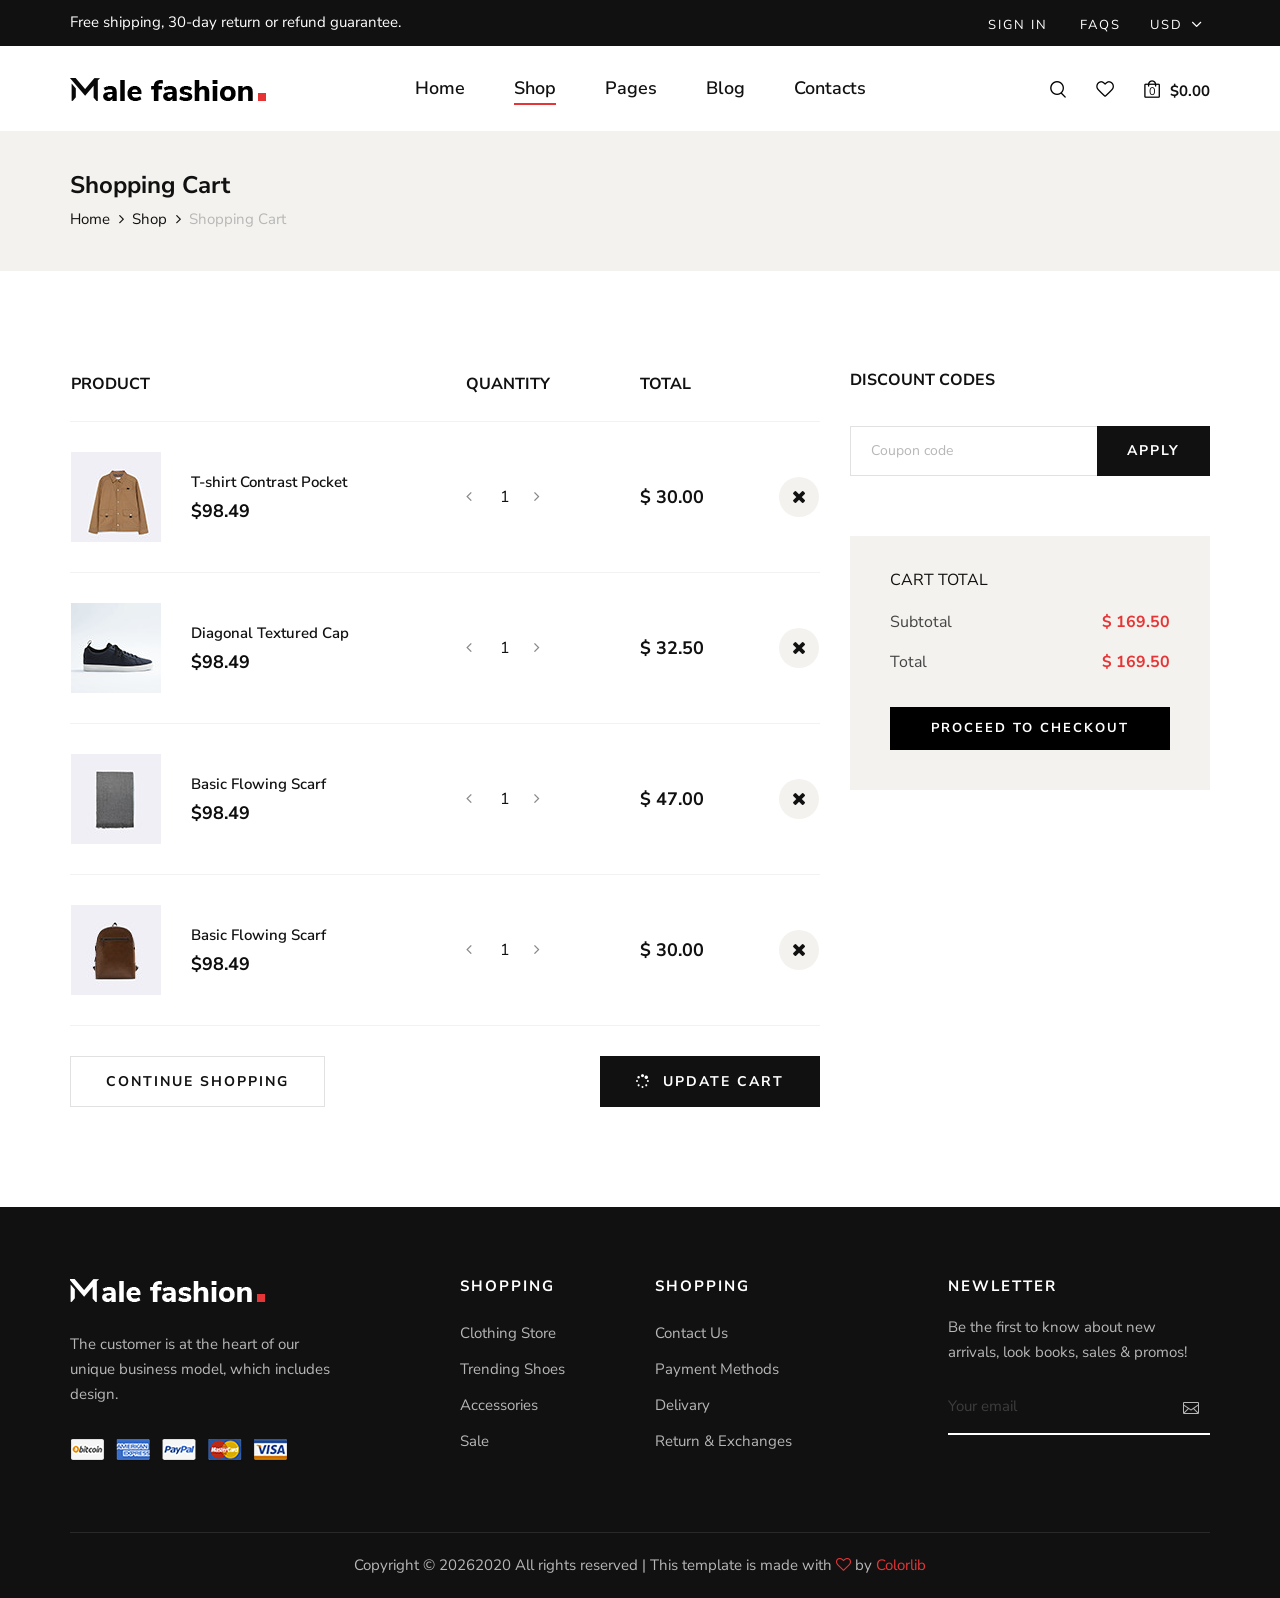
<file: src/main/webapp/resources/shopping-cart.html>
<!DOCTYPE html>
<html lang="zxx">

<head>
    <meta charset="UTF-8">
    <meta name="description" content="Male_Fashion Template">
    <meta name="keywords" content="Male_Fashion, unica, creative, html">
    <meta name="viewport" content="width=device-width, initial-scale=1.0">
    <meta http-equiv="X-UA-Compatible" content="ie=edge">
    <title>Male-Fashion | Template</title>

    <!-- Google Font -->
    <link href="https://fonts.googleapis.com/css2?family=Nunito+Sans:wght@300;400;600;700;800;900&display=swap"
    rel="stylesheet">

    <!-- Css Styles -->
    <link rel="stylesheet" href="css/bootstrap.min.css" type="text/css">
    <link rel="stylesheet" href="css/font-awesome.min.css" type="text/css">
    <link rel="stylesheet" href="css/elegant-icons.css" type="text/css">
    <link rel="stylesheet" href="css/magnific-popup.css" type="text/css">
    <link rel="stylesheet" href="css/nice-select.css" type="text/css">
    <link rel="stylesheet" href="css/owl.carousel.min.css" type="text/css">
    <link rel="stylesheet" href="css/slicknav.min.css" type="text/css">
    <link rel="stylesheet" href="css/style.css" type="text/css">
</head>

<body>
    <!-- Page Preloder -->
    <div id="preloder">
        <div class="loader"></div>
    </div>

    <!-- Offcanvas Menu Begin -->
    <div class="offcanvas-menu-overlay"></div>
    <div class="offcanvas-menu-wrapper">
        <div class="offcanvas__option">
            <div class="offcanvas__links">
                <a href="#">Sign in</a>
                <a href="#">FAQs</a>
            </div>
            <div class="offcanvas__top__hover">
                <span>Usd <i class="arrow_carrot-down"></i></span>
                <ul>
                    <li>USD</li>
                    <li>EUR</li>
                    <li>USD</li>
                </ul>
            </div>
        </div>
        <div class="offcanvas__nav__option">
            <a href="#" class="search-switch"><img src="img/icon/search.png" alt=""></a>
            <a href="#"><img src="img/icon/heart.png" alt=""></a>
            <a href="#"><img src="img/icon/cart.png" alt=""> <span>0</span></a>
            <div class="price">$0.00</div>
        </div>
        <div id="mobile-menu-wrap"></div>
        <div class="offcanvas__text">
            <p>Free shipping, 30-day return or refund guarantee.</p>
        </div>
    </div>
    <!-- Offcanvas Menu End -->

    <!-- Header Section Begin -->
    <header class="header">
        <div class="header__top">
            <div class="container">
                <div class="row">
                    <div class="col-lg-6 col-md-7">
                        <div class="header__top__left">
                            <p>Free shipping, 30-day return or refund guarantee.</p>
                        </div>
                    </div>
                    <div class="col-lg-6 col-md-5">
                        <div class="header__top__right">
                            <div class="header__top__links">
                                <a href="#">Sign in</a>
                                <a href="#">FAQs</a>
                            </div>
                            <div class="header__top__hover">
                                <span>Usd <i class="arrow_carrot-down"></i></span>
                                <ul>
                                    <li>USD</li>
                                    <li>EUR</li>
                                    <li>USD</li>
                                </ul>
                            </div>
                        </div>
                    </div>
                </div>
            </div>
        </div>
        <div class="container">
            <div class="row">
                <div class="col-lg-3 col-md-3">
                    <div class="header__logo">
                        <a href="./index.html"><img src="img/logo.png" alt=""></a>
                    </div>
                </div>
                <div class="col-lg-6 col-md-6">
                    <nav class="header__menu mobile-menu">
                        <ul>
                            <li><a href="./index.html">Home</a></li>
                            <li class="active"><a href="./shop.html">Shop</a></li>
                            <li><a href="#">Pages</a>
                                <ul class="dropdown">
                                    <li><a href="./about.html">About Us</a></li>
                                    <li><a href="./shop-details.html">Shop Details</a></li>
                                    <li><a href="./shopping-cart.html">Shopping Cart</a></li>
                                    <li><a href="./checkout.html">Check Out</a></li>
                                    <li><a href="./blog-details.html">Blog Details</a></li>
                                </ul>
                            </li>
                            <li><a href="./blog.html">Blog</a></li>
                            <li><a href="./contact.html">Contacts</a></li>
                        </ul>
                    </nav>
                </div>
                <div class="col-lg-3 col-md-3">
                    <div class="header__nav__option">
                        <a href="#" class="search-switch"><img src="img/icon/search.png" alt=""></a>
                        <a href="#"><img src="img/icon/heart.png" alt=""></a>
                        <a href="#"><img src="img/icon/cart.png" alt=""> <span>0</span></a>
                        <div class="price">$0.00</div>
                    </div>
                </div>
            </div>
            <div class="canvas__open"><i class="fa fa-bars"></i></div>
        </div>
    </header>
    <!-- Header Section End -->

    <!-- Breadcrumb Section Begin -->
    <section class="breadcrumb-option">
        <div class="container">
            <div class="row">
                <div class="col-lg-12">
                    <div class="breadcrumb__text">
                        <h4>Shopping Cart</h4>
                        <div class="breadcrumb__links">
                            <a href="./index.html">Home</a>
                            <a href="./shop.html">Shop</a>
                            <span>Shopping Cart</span>
                        </div>
                    </div>
                </div>
            </div>
        </div>
    </section>
    <!-- Breadcrumb Section End -->

    <!-- Shopping Cart Section Begin -->
    <section class="shopping-cart spad">
        <div class="container">
            <div class="row">
                <div class="col-lg-8">
                    <div class="shopping__cart__table">
                        <table>
                            <thead>
                                <tr>
                                    <th>Product</th>
                                    <th>Quantity</th>
                                    <th>Total</th>
                                    <th></th>
                                </tr>
                            </thead>
                            <tbody>
                                <tr>
                                    <td class="product__cart__item">
                                        <div class="product__cart__item__pic">
                                            <img src="img/shopping-cart/cart-1.jpg" alt="">
                                        </div>
                                        <div class="product__cart__item__text">
                                            <h6>T-shirt Contrast Pocket</h6>
                                            <h5>$98.49</h5>
                                        </div>
                                    </td>
                                    <td class="quantity__item">
                                        <div class="quantity">
                                            <div class="pro-qty-2">
                                                <input type="text" value="1">
                                            </div>
                                        </div>
                                    </td>
                                    <td class="cart__price">$ 30.00</td>
                                    <td class="cart__close"><i class="fa fa-close"></i></td>
                                </tr>
                                <tr>
                                    <td class="product__cart__item">
                                        <div class="product__cart__item__pic">
                                            <img src="img/shopping-cart/cart-2.jpg" alt="">
                                        </div>
                                        <div class="product__cart__item__text">
                                            <h6>Diagonal Textured Cap</h6>
                                            <h5>$98.49</h5>
                                        </div>
                                    </td>
                                    <td class="quantity__item">
                                        <div class="quantity">
                                            <div class="pro-qty-2">
                                                <input type="text" value="1">
                                            </div>
                                        </div>
                                    </td>
                                    <td class="cart__price">$ 32.50</td>
                                    <td class="cart__close"><i class="fa fa-close"></i></td>
                                </tr>
                                <tr>
                                    <td class="product__cart__item">
                                        <div class="product__cart__item__pic">
                                            <img src="img/shopping-cart/cart-3.jpg" alt="">
                                        </div>
                                        <div class="product__cart__item__text">
                                            <h6>Basic Flowing Scarf</h6>
                                            <h5>$98.49</h5>
                                        </div>
                                    </td>
                                    <td class="quantity__item">
                                        <div class="quantity">
                                            <div class="pro-qty-2">
                                                <input type="text" value="1">
                                            </div>
                                        </div>
                                    </td>
                                    <td class="cart__price">$ 47.00</td>
                                    <td class="cart__close"><i class="fa fa-close"></i></td>
                                </tr>
                                <tr>
                                    <td class="product__cart__item">
                                        <div class="product__cart__item__pic">
                                            <img src="img/shopping-cart/cart-4.jpg" alt="">
                                        </div>
                                        <div class="product__cart__item__text">
                                            <h6>Basic Flowing Scarf</h6>
                                            <h5>$98.49</h5>
                                        </div>
                                    </td>
                                    <td class="quantity__item">
                                        <div class="quantity">
                                            <div class="pro-qty-2">
                                                <input type="text" value="1">
                                            </div>
                                        </div>
                                    </td>
                                    <td class="cart__price">$ 30.00</td>
                                    <td class="cart__close"><i class="fa fa-close"></i></td>
                                </tr>
                            </tbody>
                        </table>
                    </div>
                    <div class="row">
                        <div class="col-lg-6 col-md-6 col-sm-6">
                            <div class="continue__btn">
                                <a href="#">Continue Shopping</a>
                            </div>
                        </div>
                        <div class="col-lg-6 col-md-6 col-sm-6">
                            <div class="continue__btn update__btn">
                                <a href="#"><i class="fa fa-spinner"></i> Update cart</a>
                            </div>
                        </div>
                    </div>
                </div>
                <div class="col-lg-4">
                    <div class="cart__discount">
                        <h6>Discount codes</h6>
                        <form action="#">
                            <input type="text" placeholder="Coupon code">
                            <button type="submit">Apply</button>
                        </form>
                    </div>
                    <div class="cart__total">
                        <h6>Cart total</h6>
                        <ul>
                            <li>Subtotal <span>$ 169.50</span></li>
                            <li>Total <span>$ 169.50</span></li>
                        </ul>
                        <a href="#" class="primary-btn">Proceed to checkout</a>
                    </div>
                </div>
            </div>
        </div>
    </section>
    <!-- Shopping Cart Section End -->

    <!-- Footer Section Begin -->
    <footer class="footer">
        <div class="container">
            <div class="row">
                <div class="col-lg-3 col-md-6 col-sm-6">
                    <div class="footer__about">
                        <div class="footer__logo">
                            <a href="#"><img src="img/footer-logo.png" alt=""></a>
                        </div>
                        <p>The customer is at the heart of our unique business model, which includes design.</p>
                        <a href="#"><img src="img/payment.png" alt=""></a>
                    </div>
                </div>
                <div class="col-lg-2 offset-lg-1 col-md-3 col-sm-6">
                    <div class="footer__widget">
                        <h6>Shopping</h6>
                        <ul>
                            <li><a href="#">Clothing Store</a></li>
                            <li><a href="#">Trending Shoes</a></li>
                            <li><a href="#">Accessories</a></li>
                            <li><a href="#">Sale</a></li>
                        </ul>
                    </div>
                </div>
                <div class="col-lg-2 col-md-3 col-sm-6">
                    <div class="footer__widget">
                        <h6>Shopping</h6>
                        <ul>
                            <li><a href="#">Contact Us</a></li>
                            <li><a href="#">Payment Methods</a></li>
                            <li><a href="#">Delivary</a></li>
                            <li><a href="#">Return & Exchanges</a></li>
                        </ul>
                    </div>
                </div>
                <div class="col-lg-3 offset-lg-1 col-md-6 col-sm-6">
                    <div class="footer__widget">
                        <h6>NewLetter</h6>
                        <div class="footer__newslatter">
                            <p>Be the first to know about new arrivals, look books, sales & promos!</p>
                            <form action="#">
                                <input type="text" placeholder="Your email">
                                <button type="submit"><span class="icon_mail_alt"></span></button>
                            </form>
                        </div>
                    </div>
                </div>
            </div>
            <div class="row">
                <div class="col-lg-12 text-center">
                    <div class="footer__copyright__text">
                        <!-- Link back to Colorlib can't be removed. Template is licensed under CC BY 3.0. -->
                        <p>Copyright ©
                            <script>
                                document.write(new Date().getFullYear());
                            </script>2020
                            All rights reserved | This template is made with <i class="fa fa-heart-o"
                            aria-hidden="true"></i> by <a href="https://colorlib.com" target="_blank">Colorlib</a>
                        </p>
                        <!-- Link back to Colorlib can't be removed. Template is licensed under CC BY 3.0. -->
                    </div>
                </div>
            </div>
        </div>
    </footer>
    <!-- Footer Section End -->

    <!-- Search Begin -->
    <div class="search-model">
        <div class="h-100 d-flex align-items-center justify-content-center">
            <div class="search-close-switch">+</div>
            <form class="search-model-form">
                <input type="text" id="search-input" placeholder="Search here.....">
            </form>
        </div>
    </div>
    <!-- Search End -->

    <!-- Js Plugins -->
    <script src="js/jquery-3.3.1.min.js"></script>
    <script src="js/bootstrap.min.js"></script>
    <script src="js/jquery.nice-select.min.js"></script>
    <script src="js/jquery.nicescroll.min.js"></script>
    <script src="js/jquery.magnific-popup.min.js"></script>
    <script src="js/jquery.countdown.min.js"></script>
    <script src="js/jquery.slicknav.js"></script>
    <script src="js/mixitup.min.js"></script>
    <script src="js/owl.carousel.min.js"></script>
    <script src="js/main.js"></script>
</body>

</html>
</file>
<file: src/main/webapp/resources/css/elegant-icons.css>
@font-face {
	font-family: 'ElegantIcons';
	src:url('../fonts/ElegantIcons.eot');
	src:url('../fonts/ElegantIcons.eot?#iefix') format('embedded-opentype'),
		url('../fonts/ElegantIcons.woff') format('woff'),
		url('../fonts/ElegantIcons.ttf') format('truetype'),
		url('../fonts/ElegantIcons.svg#ElegantIcons') format('svg');
	font-weight: normal;
	font-style: normal;
}

/* Use the following CSS code if you want to use data attributes for inserting your icons */
[data-icon]:before {
	font-family: 'ElegantIcons';
	content: attr(data-icon);
	speak: none;
	font-weight: normal;
	font-variant: normal;
	text-transform: none;
	line-height: 1;
	-webkit-font-smoothing: antialiased;
	-moz-osx-font-smoothing: grayscale;
}

/* Use the following CSS code if you want to have a class per icon */
/*
Instead of a list of all class selectors,
you can use the generic selector below, but it's slower:
[class*="your-class-prefix"] {
*/
.arrow_up, .arrow_down, .arrow_left, .arrow_right, .arrow_left-up, .arrow_right-up, .arrow_right-down, .arrow_left-down, .arrow-up-down, .arrow_up-down_alt, .arrow_left-right_alt, .arrow_left-right, .arrow_expand_alt2, .arrow_expand_alt, .arrow_condense, .arrow_expand, .arrow_move, .arrow_carrot-up, .arrow_carrot-down, .arrow_carrot-left, .arrow_carrot-right, .arrow_carrot-2up, .arrow_carrot-2down, .arrow_carrot-2left, .arrow_carrot-2right, .arrow_carrot-up_alt2, .arrow_carrot-down_alt2, .arrow_carrot-left_alt2, .arrow_carrot-right_alt2, .arrow_carrot-2up_alt2, .arrow_carrot-2down_alt2, .arrow_carrot-2left_alt2, .arrow_carrot-2right_alt2, .arrow_triangle-up, .arrow_triangle-down, .arrow_triangle-left, .arrow_triangle-right, .arrow_triangle-up_alt2, .arrow_triangle-down_alt2, .arrow_triangle-left_alt2, .arrow_triangle-right_alt2, .arrow_back, .icon_minus-06, .icon_plus, .icon_close, .icon_check, .icon_minus_alt2, .icon_plus_alt2, .icon_close_alt2, .icon_check_alt2, .icon_zoom-out_alt, .icon_zoom-in_alt, .icon_search, .icon_box-empty, .icon_box-selected, .icon_minus-box, .icon_plus-box, .icon_box-checked, .icon_circle-empty, .icon_circle-slelected, .icon_stop_alt2, .icon_stop, .icon_pause_alt2, .icon_pause, .icon_menu, .icon_menu-square_alt2, .icon_menu-circle_alt2, .icon_ul, .icon_ol, .icon_adjust-horiz, .icon_adjust-vert, .icon_document_alt, .icon_documents_alt, .icon_pencil, .icon_pencil-edit_alt, .icon_pencil-edit, .icon_folder-alt, .icon_folder-open_alt, .icon_folder-add_alt, .icon_info_alt, .icon_error-oct_alt, .icon_error-circle_alt, .icon_error-triangle_alt, .icon_question_alt2, .icon_question, .icon_comment_alt, .icon_chat_alt, .icon_vol-mute_alt, .icon_volume-low_alt, .icon_volume-high_alt, .icon_quotations, .icon_quotations_alt2, .icon_clock_alt, .icon_lock_alt, .icon_lock-open_alt, .icon_key_alt, .icon_cloud_alt, .icon_cloud-upload_alt, .icon_cloud-download_alt, .icon_image, .icon_images, .icon_lightbulb_alt, .icon_gift_alt, .icon_house_alt, .icon_genius, .icon_mobile, .icon_tablet, .icon_laptop, .icon_desktop, .icon_camera_alt, .icon_mail_alt, .icon_cone_alt, .icon_ribbon_alt, .icon_bag_alt, .icon_creditcard, .icon_cart_alt, .icon_paperclip, .icon_tag_alt, .icon_tags_alt, .icon_trash_alt, .icon_cursor_alt, .icon_mic_alt, .icon_compass_alt, .icon_pin_alt, .icon_pushpin_alt, .icon_map_alt, .icon_drawer_alt, .icon_toolbox_alt, .icon_book_alt, .icon_calendar, .icon_film, .icon_table, .icon_contacts_alt, .icon_headphones, .icon_lifesaver, .icon_piechart, .icon_refresh, .icon_link_alt, .icon_link, .icon_loading, .icon_blocked, .icon_archive_alt, .icon_heart_alt, .icon_star_alt, .icon_star-half_alt, .icon_star, .icon_star-half, .icon_tools, .icon_tool, .icon_cog, .icon_cogs, .arrow_up_alt, .arrow_down_alt, .arrow_left_alt, .arrow_right_alt, .arrow_left-up_alt, .arrow_right-up_alt, .arrow_right-down_alt, .arrow_left-down_alt, .arrow_condense_alt, .arrow_expand_alt3, .arrow_carrot_up_alt, .arrow_carrot-down_alt, .arrow_carrot-left_alt, .arrow_carrot-right_alt, .arrow_carrot-2up_alt, .arrow_carrot-2dwnn_alt, .arrow_carrot-2left_alt, .arrow_carrot-2right_alt, .arrow_triangle-up_alt, .arrow_triangle-down_alt, .arrow_triangle-left_alt, .arrow_triangle-right_alt, .icon_minus_alt, .icon_plus_alt, .icon_close_alt, .icon_check_alt, .icon_zoom-out, .icon_zoom-in, .icon_stop_alt, .icon_menu-square_alt, .icon_menu-circle_alt, .icon_document, .icon_documents, .icon_pencil_alt, .icon_folder, .icon_folder-open, .icon_folder-add, .icon_folder_upload, .icon_folder_download, .icon_info, .icon_error-circle, .icon_error-oct, .icon_error-triangle, .icon_question_alt, .icon_comment, .icon_chat, .icon_vol-mute, .icon_volume-low, .icon_volume-high, .icon_quotations_alt, .icon_clock, .icon_lock, .icon_lock-open, .icon_key, .icon_cloud, .icon_cloud-upload, .icon_cloud-download, .icon_lightbulb, .icon_gift, .icon_house, .icon_camera, .icon_mail, .icon_cone, .icon_ribbon, .icon_bag, .icon_cart, .icon_tag, .icon_tags, .icon_trash, .icon_cursor, .icon_mic, .icon_compass, .icon_pin, .icon_pushpin, .icon_map, .icon_drawer, .icon_toolbox, .icon_book, .icon_contacts, .icon_archive, .icon_heart, .icon_profile, .icon_group, .icon_grid-2x2, .icon_grid-3x3, .icon_music, .icon_pause_alt, .icon_phone, .icon_upload, .icon_download, .social_facebook, .social_twitter, .social_pinterest, .social_googleplus, .social_tumblr, .social_tumbleupon, .social_wordpress, .social_instagram, .social_dribbble, .social_vimeo, .social_linkedin, .social_rss, .social_deviantart, .social_share, .social_myspace, .social_skype, .social_youtube, .social_picassa, .social_googledrive, .social_flickr, .social_blogger, .social_spotify, .social_delicious, .social_facebook_circle, .social_twitter_circle, .social_pinterest_circle, .social_googleplus_circle, .social_tumblr_circle, .social_stumbleupon_circle, .social_wordpress_circle, .social_instagram_circle, .social_dribbble_circle, .social_vimeo_circle, .social_linkedin_circle, .social_rss_circle, .social_deviantart_circle, .social_share_circle, .social_myspace_circle, .social_skype_circle, .social_youtube_circle, .social_picassa_circle, .social_googledrive_alt2, .social_flickr_circle, .social_blogger_circle, .social_spotify_circle, .social_delicious_circle, .social_facebook_square, .social_twitter_square, .social_pinterest_square, .social_googleplus_square, .social_tumblr_square, .social_stumbleupon_square, .social_wordpress_square, .social_instagram_square, .social_dribbble_square, .social_vimeo_square, .social_linkedin_square, .social_rss_square, .social_deviantart_square, .social_share_square, .social_myspace_square, .social_skype_square, .social_youtube_square, .social_picassa_square, .social_googledrive_square, .social_flickr_square, .social_blogger_square, .social_spotify_square, .social_delicious_square, .icon_printer, .icon_calulator, .icon_building, .icon_floppy, .icon_drive, .icon_search-2, .icon_id, .icon_id-2, .icon_puzzle, .icon_like, .icon_dislike, .icon_mug, .icon_currency, .icon_wallet, .icon_pens, .icon_easel, .icon_flowchart, .icon_datareport, .icon_briefcase, .icon_shield, .icon_percent, .icon_globe, .icon_globe-2, .icon_target, .icon_hourglass, .icon_balance, .icon_rook, .icon_printer-alt, .icon_calculator_alt, .icon_building_alt, .icon_floppy_alt, .icon_drive_alt, .icon_search_alt, .icon_id_alt, .icon_id-2_alt, .icon_puzzle_alt, .icon_like_alt, .icon_dislike_alt, .icon_mug_alt, .icon_currency_alt, .icon_wallet_alt, .icon_pens_alt, .icon_easel_alt, .icon_flowchart_alt, .icon_datareport_alt, .icon_briefcase_alt, .icon_shield_alt, .icon_percent_alt, .icon_globe_alt, .icon_clipboard {
	font-family: 'ElegantIcons';
	speak: none;
	font-style: normal;
	font-weight: normal;
	font-variant: normal;
	text-transform: none;
	line-height: 1;
	-webkit-font-smoothing: antialiased;
}
.arrow_up:before {
	content: "\21";
}
.arrow_down:before {
	content: "\22";
}
.arrow_left:before {
	content: "\23";
}
.arrow_right:before {
	content: "\24";
}
.arrow_left-up:before {
	content: "\25";
}
.arrow_right-up:before {
	content: "\26";
}
.arrow_right-down:before {
	content: "\27";
}
.arrow_left-down:before {
	content: "\28";
}
.arrow-up-down:before {
	content: "\29";
}
.arrow_up-down_alt:before {
	content: "\2a";
}
.arrow_left-right_alt:before {
	content: "\2b";
}
.arrow_left-right:before {
	content: "\2c";
}
.arrow_expand_alt2:before {
	content: "\2d";
}
.arrow_expand_alt:before {
	content: "\2e";
}
.arrow_condense:before {
	content: "\2f";
}
.arrow_expand:before {
	content: "\30";
}
.arrow_move:before {
	content: "\31";
}
.arrow_carrot-up:before {
	content: "\32";
}
.arrow_carrot-down:before {
	content: "\33";
}
.arrow_carrot-left:before {
	content: "\34";
}
.arrow_carrot-right:before {
	content: "\35";
}
.arrow_carrot-2up:before {
	content: "\36";
}
.arrow_carrot-2down:before {
	content: "\37";
}
.arrow_carrot-2left:before {
	content: "\38";
}
.arrow_carrot-2right:before {
	content: "\39";
}
.arrow_carrot-up_alt2:before {
	content: "\3a";
}
.arrow_carrot-down_alt2:before {
	content: "\3b";
}
.arrow_carrot-left_alt2:before {
	content: "\3c";
}
.arrow_carrot-right_alt2:before {
	content: "\3d";
}
.arrow_carrot-2up_alt2:before {
	content: "\3e";
}
.arrow_carrot-2down_alt2:before {
	content: "\3f";
}
.arrow_carrot-2left_alt2:before {
	content: "\40";
}
.arrow_carrot-2right_alt2:before {
	content: "\41";
}
.arrow_triangle-up:before {
	content: "\42";
}
.arrow_triangle-down:before {
	content: "\43";
}
.arrow_triangle-left:before {
	content: "\44";
}
.arrow_triangle-right:before {
	content: "\45";
}
.arrow_triangle-up_alt2:before {
	content: "\46";
}
.arrow_triangle-down_alt2:before {
	content: "\47";
}
.arrow_triangle-left_alt2:before {
	content: "\48";
}
.arrow_triangle-right_alt2:before {
	content: "\49";
}
.arrow_back:before {
	content: "\4a";
}
.icon_minus-06:before {
	content: "\4b";
}
.icon_plus:before {
	content: "\4c";
}
.icon_close:before {
	content: "\4d";
}
.icon_check:before {
	content: "\4e";
}
.icon_minus_alt2:before {
	content: "\4f";
}
.icon_plus_alt2:before {
	content: "\50";
}
.icon_close_alt2:before {
	content: "\51";
}
.icon_check_alt2:before {
	content: "\52";
}
.icon_zoom-out_alt:before {
	content: "\53";
}
.icon_zoom-in_alt:before {
	content: "\54";
}
.icon_search:before {
	content: "\55";
}
.icon_box-empty:before {
	content: "\56";
}
.icon_box-selected:before {
	content: "\57";
}
.icon_minus-box:before {
	content: "\58";
}
.icon_plus-box:before {
	content: "\59";
}
.icon_box-checked:before {
	content: "\5a";
}
.icon_circle-empty:before {
	content: "\5b";
}
.icon_circle-slelected:before {
	content: "\5c";
}
.icon_stop_alt2:before {
	content: "\5d";
}
.icon_stop:before {
	content: "\5e";
}
.icon_pause_alt2:before {
	content: "\5f";
}
.icon_pause:before {
	content: "\60";
}
.icon_menu:before {
	content: "\61";
}
.icon_menu-square_alt2:before {
	content: "\62";
}
.icon_menu-circle_alt2:before {
	content: "\63";
}
.icon_ul:before {
	content: "\64";
}
.icon_ol:before {
	content: "\65";
}
.icon_adjust-horiz:before {
	content: "\66";
}
.icon_adjust-vert:before {
	content: "\67";
}
.icon_document_alt:before {
	content: "\68";
}
.icon_documents_alt:before {
	content: "\69";
}
.icon_pencil:before {
	content: "\6a";
}
.icon_pencil-edit_alt:before {
	content: "\6b";
}
.icon_pencil-edit:before {
	content: "\6c";
}
.icon_folder-alt:before {
	content: "\6d";
}
.icon_folder-open_alt:before {
	content: "\6e";
}
.icon_folder-add_alt:before {
	content: "\6f";
}
.icon_info_alt:before {
	content: "\70";
}
.icon_error-oct_alt:before {
	content: "\71";
}
.icon_error-circle_alt:before {
	content: "\72";
}
.icon_error-triangle_alt:before {
	content: "\73";
}
.icon_question_alt2:before {
	content: "\74";
}
.icon_question:before {
	content: "\75";
}
.icon_comment_alt:before {
	content: "\76";
}
.icon_chat_alt:before {
	content: "\77";
}
.icon_vol-mute_alt:before {
	content: "\78";
}
.icon_volume-low_alt:before {
	content: "\79";
}
.icon_volume-high_alt:before {
	content: "\7a";
}
.icon_quotations:before {
	content: "\7b";
}
.icon_quotations_alt2:before {
	content: "\7c";
}
.icon_clock_alt:before {
	content: "\7d";
}
.icon_lock_alt:before {
	content: "\7e";
}
.icon_lock-open_alt:before {
	content: "\e000";
}
.icon_key_alt:before {
	content: "\e001";
}
.icon_cloud_alt:before {
	content: "\e002";
}
.icon_cloud-upload_alt:before {
	content: "\e003";
}
.icon_cloud-download_alt:before {
	content: "\e004";
}
.icon_image:before {
	content: "\e005";
}
.icon_images:before {
	content: "\e006";
}
.icon_lightbulb_alt:before {
	content: "\e007";
}
.icon_gift_alt:before {
	content: "\e008";
}
.icon_house_alt:before {
	content: "\e009";
}
.icon_genius:before {
	content: "\e00a";
}
.icon_mobile:before {
	content: "\e00b";
}
.icon_tablet:before {
	content: "\e00c";
}
.icon_laptop:before {
	content: "\e00d";
}
.icon_desktop:before {
	content: "\e00e";
}
.icon_camera_alt:before {
	content: "\e00f";
}
.icon_mail_alt:before {
	content: "\e010";
}
.icon_cone_alt:before {
	content: "\e011";
}
.icon_ribbon_alt:before {
	content: "\e012";
}
.icon_bag_alt:before {
	content: "\e013";
}
.icon_creditcard:before {
	content: "\e014";
}
.icon_cart_alt:before {
	content: "\e015";
}
.icon_paperclip:before {
	content: "\e016";
}
.icon_tag_alt:before {
	content: "\e017";
}
.icon_tags_alt:before {
	content: "\e018";
}
.icon_trash_alt:before {
	content: "\e019";
}
.icon_cursor_alt:before {
	content: "\e01a";
}
.icon_mic_alt:before {
	content: "\e01b";
}
.icon_compass_alt:before {
	content: "\e01c";
}
.icon_pin_alt:before {
	content: "\e01d";
}
.icon_pushpin_alt:before {
	content: "\e01e";
}
.icon_map_alt:before {
	content: "\e01f";
}
.icon_drawer_alt:before {
	content: "\e020";
}
.icon_toolbox_alt:before {
	content: "\e021";
}
.icon_book_alt:before {
	content: "\e022";
}
.icon_calendar:before {
	content: "\e023";
}
.icon_film:before {
	content: "\e024";
}
.icon_table:before {
	content: "\e025";
}
.icon_contacts_alt:before {
	content: "\e026";
}
.icon_headphones:before {
	content: "\e027";
}
.icon_lifesaver:before {
	content: "\e028";
}
.icon_piechart:before {
	content: "\e029";
}
.icon_refresh:before {
	content: "\e02a";
}
.icon_link_alt:before {
	content: "\e02b";
}
.icon_link:before {
	content: "\e02c";
}
.icon_loading:before {
	content: "\e02d";
}
.icon_blocked:before {
	content: "\e02e";
}
.icon_archive_alt:before {
	content: "\e02f";
}
.icon_heart_alt:before {
	content: "\e030";
}
.icon_star_alt:before {
	content: "\e031";
}
.icon_star-half_alt:before {
	content: "\e032";
}
.icon_star:before {
	content: "\e033";
}
.icon_star-half:before {
	content: "\e034";
}
.icon_tools:before {
	content: "\e035";
}
.icon_tool:before {
	content: "\e036";
}
.icon_cog:before {
	content: "\e037";
}
.icon_cogs:before {
	content: "\e038";
}
.arrow_up_alt:before {
	content: "\e039";
}
.arrow_down_alt:before {
	content: "\e03a";
}
.arrow_left_alt:before {
	content: "\e03b";
}
.arrow_right_alt:before {
	content: "\e03c";
}
.arrow_left-up_alt:before {
	content: "\e03d";
}
.arrow_right-up_alt:before {
	content: "\e03e";
}
.arrow_right-down_alt:before {
	content: "\e03f";
}
.arrow_left-down_alt:before {
	content: "\e040";
}
.arrow_condense_alt:before {
	content: "\e041";
}
.arrow_expand_alt3:before {
	content: "\e042";
}
.arrow_carrot_up_alt:before {
	content: "\e043";
}
.arrow_carrot-down_alt:before {
	content: "\e044";
}
.arrow_carrot-left_alt:before {
	content: "\e045";
}
.arrow_carrot-right_alt:before {
	content: "\e046";
}
.arrow_carrot-2up_alt:before {
	content: "\e047";
}
.arrow_carrot-2dwnn_alt:before {
	content: "\e048";
}
.arrow_carrot-2left_alt:before {
	content: "\e049";
}
.arrow_carrot-2right_alt:before {
	content: "\e04a";
}
.arrow_triangle-up_alt:before {
	content: "\e04b";
}
.arrow_triangle-down_alt:before {
	content: "\e04c";
}
.arrow_triangle-left_alt:before {
	content: "\e04d";
}
.arrow_triangle-right_alt:before {
	content: "\e04e";
}
.icon_minus_alt:before {
	content: "\e04f";
}
.icon_plus_alt:before {
	content: "\e050";
}
.icon_close_alt:before {
	content: "\e051";
}
.icon_check_alt:before {
	content: "\e052";
}
.icon_zoom-out:before {
	content: "\e053";
}
.icon_zoom-in:before {
	content: "\e054";
}
.icon_stop_alt:before {
	content: "\e055";
}
.icon_menu-square_alt:before {
	content: "\e056";
}
.icon_menu-circle_alt:before {
	content: "\e057";
}
.icon_document:before {
	content: "\e058";
}
.icon_documents:before {
	content: "\e059";
}
.icon_pencil_alt:before {
	content: "\e05a";
}
.icon_folder:before {
	content: "\e05b";
}
.icon_folder-open:before {
	content: "\e05c";
}
.icon_folder-add:before {
	content: "\e05d";
}
.icon_folder_upload:before {
	content: "\e05e";
}
.icon_folder_download:before {
	content: "\e05f";
}
.icon_info:before {
	content: "\e060";
}
.icon_error-circle:before {
	content: "\e061";
}
.icon_error-oct:before {
	content: "\e062";
}
.icon_error-triangle:before {
	content: "\e063";
}
.icon_question_alt:before {
	content: "\e064";
}
.icon_comment:before {
	content: "\e065";
}
.icon_chat:before {
	content: "\e066";
}
.icon_vol-mute:before {
	content: "\e067";
}
.icon_volume-low:before {
	content: "\e068";
}
.icon_volume-high:before {
	content: "\e069";
}
.icon_quotations_alt:before {
	content: "\e06a";
}
.icon_clock:before {
	content: "\e06b";
}
.icon_lock:before {
	content: "\e06c";
}
.icon_lock-open:before {
	content: "\e06d";
}
.icon_key:before {
	content: "\e06e";
}
.icon_cloud:before {
	content: "\e06f";
}
.icon_cloud-upload:before {
	content: "\e070";
}
.icon_cloud-download:before {
	content: "\e071";
}
.icon_lightbulb:before {
	content: "\e072";
}
.icon_gift:before {
	content: "\e073";
}
.icon_house:before {
	content: "\e074";
}
.icon_camera:before {
	content: "\e075";
}
.icon_mail:before {
	content: "\e076";
}
.icon_cone:before {
	content: "\e077";
}
.icon_ribbon:before {
	content: "\e078";
}
.icon_bag:before {
	content: "\e079";
}
.icon_cart:before {
	content: "\e07a";
}
.icon_tag:before {
	content: "\e07b";
}
.icon_tags:before {
	content: "\e07c";
}
.icon_trash:before {
	content: "\e07d";
}
.icon_cursor:before {
	content: "\e07e";
}
.icon_mic:before {
	content: "\e07f";
}
.icon_compass:before {
	content: "\e080";
}
.icon_pin:before {
	content: "\e081";
}
.icon_pushpin:before {
	content: "\e082";
}
.icon_map:before {
	content: "\e083";
}
.icon_drawer:before {
	content: "\e084";
}
.icon_toolbox:before {
	content: "\e085";
}
.icon_book:before {
	content: "\e086";
}
.icon_contacts:before {
	content: "\e087";
}
.icon_archive:before {
	content: "\e088";
}
.icon_heart:before {
	content: "\e089";
}
.icon_profile:before {
	content: "\e08a";
}
.icon_group:before {
	content: "\e08b";
}
.icon_grid-2x2:before {
	content: "\e08c";
}
.icon_grid-3x3:before {
	content: "\e08d";
}
.icon_music:before {
	content: "\e08e";
}
.icon_pause_alt:before {
	content: "\e08f";
}
.icon_phone:before {
	content: "\e090";
}
.icon_upload:before {
	content: "\e091";
}
.icon_download:before {
	content: "\e092";
}
.social_facebook:before {
	content: "\e093";
}
.social_twitter:before {
	content: "\e094";
}
.social_pinterest:before {
	content: "\e095";
}
.social_googleplus:before {
	content: "\e096";
}
.social_tumblr:before {
	content: "\e097";
}
.social_tumbleupon:before {
	content: "\e098";
}
.social_wordpress:before {
	content: "\e099";
}
.social_instagram:before {
	content: "\e09a";
}
.social_dribbble:before {
	content: "\e09b";
}
.social_vimeo:before {
	content: "\e09c";
}
.social_linkedin:before {
	content: "\e09d";
}
.social_rss:before {
	content: "\e09e";
}
.social_deviantart:before {
	content: "\e09f";
}
.social_share:before {
	content: "\e0a0";
}
.social_myspace:before {
	content: "\e0a1";
}
.social_skype:before {
	content: "\e0a2";
}
.social_youtube:before {
	content: "\e0a3";
}
.social_picassa:before {
	content: "\e0a4";
}
.social_googledrive:before {
	content: "\e0a5";
}
.social_flickr:before {
	content: "\e0a6";
}
.social_blogger:before {
	content: "\e0a7";
}
.social_spotify:before {
	content: "\e0a8";
}
.social_delicious:before {
	content: "\e0a9";
}
.social_facebook_circle:before {
	content: "\e0aa";
}
.social_twitter_circle:before {
	content: "\e0ab";
}
.social_pinterest_circle:before {
	content: "\e0ac";
}
.social_googleplus_circle:before {
	content: "\e0ad";
}
.social_tumblr_circle:before {
	content: "\e0ae";
}
.social_stumbleupon_circle:before {
	content: "\e0af";
}
.social_wordpress_circle:before {
	content: "\e0b0";
}
.social_instagram_circle:before {
	content: "\e0b1";
}
.social_dribbble_circle:before {
	content: "\e0b2";
}
.social_vimeo_circle:before {
	content: "\e0b3";
}
.social_linkedin_circle:before {
	content: "\e0b4";
}
.social_rss_circle:before {
	content: "\e0b5";
}
.social_deviantart_circle:before {
	content: "\e0b6";
}
.social_share_circle:before {
	content: "\e0b7";
}
.social_myspace_circle:before {
	content: "\e0b8";
}
.social_skype_circle:before {
	content: "\e0b9";
}
.social_youtube_circle:before {
	content: "\e0ba";
}
.social_picassa_circle:before {
	content: "\e0bb";
}
.social_googledrive_alt2:before {
	content: "\e0bc";
}
.social_flickr_circle:before {
	content: "\e0bd";
}
.social_blogger_circle:before {
	content: "\e0be";
}
.social_spotify_circle:before {
	content: "\e0bf";
}
.social_delicious_circle:before {
	content: "\e0c0";
}
.social_facebook_square:before {
	content: "\e0c1";
}
.social_twitter_square:before {
	content: "\e0c2";
}
.social_pinterest_square:before {
	content: "\e0c3";
}
.social_googleplus_square:before {
	content: "\e0c4";
}
.social_tumblr_square:before {
	content: "\e0c5";
}
.social_stumbleupon_square:before {
	content: "\e0c6";
}
.social_wordpress_square:before {
	content: "\e0c7";
}
.social_instagram_square:before {
	content: "\e0c8";
}
.social_dribbble_square:before {
	content: "\e0c9";
}
.social_vimeo_square:before {
	content: "\e0ca";
}
.social_linkedin_square:before {
	content: "\e0cb";
}
.social_rss_square:before {
	content: "\e0cc";
}
.social_deviantart_square:before {
	content: "\e0cd";
}
.social_share_square:before {
	content: "\e0ce";
}
.social_myspace_square:before {
	content: "\e0cf";
}
.social_skype_square:before {
	content: "\e0d0";
}
.social_youtube_square:before {
	content: "\e0d1";
}
.social_picassa_square:before {
	content: "\e0d2";
}
.social_googledrive_square:before {
	content: "\e0d3";
}
.social_flickr_square:before {
	content: "\e0d4";
}
.social_blogger_square:before {
	content: "\e0d5";
}
.social_spotify_square:before {
	content: "\e0d6";
}
.social_delicious_square:before {
	content: "\e0d7";
}
.icon_printer:before {
	content: "\e103";
}
.icon_calulator:before {
	content: "\e0ee";
}
.icon_building:before {
	content: "\e0ef";
}
.icon_floppy:before {
	content: "\e0e8";
}
.icon_drive:before {
	content: "\e0ea";
}
.icon_search-2:before {
	content: "\e101";
}
.icon_id:before {
	content: "\e107";
}
.icon_id-2:before {
	content: "\e108";
}
.icon_puzzle:before {
	content: "\e102";
}
.icon_like:before {
	content: "\e106";
}
.icon_dislike:before {
	content: "\e0eb";
}
.icon_mug:before {
	content: "\e105";
}
.icon_currency:before {
	content: "\e0ed";
}
.icon_wallet:before {
	content: "\e100";
}
.icon_pens:before {
	content: "\e104";
}
.icon_easel:before {
	content: "\e0e9";
}
.icon_flowchart:before {
	content: "\e109";
}
.icon_datareport:before {
	content: "\e0ec";
}
.icon_briefcase:before {
	content: "\e0fe";
}
.icon_shield:before {
	content: "\e0f6";
}
.icon_percent:before {
	content: "\e0fb";
}
.icon_globe:before {
	content: "\e0e2";
}
.icon_globe-2:before {
	content: "\e0e3";
}
.icon_target:before {
	content: "\e0f5";
}
.icon_hourglass:before {
	content: "\e0e1";
}
.icon_balance:before {
	content: "\e0ff";
}
.icon_rook:before {
	content: "\e0f8";
}
.icon_printer-alt:before {
	content: "\e0fa";
}
.icon_calculator_alt:before {
	content: "\e0e7";
}
.icon_building_alt:before {
	content: "\e0fd";
}
.icon_floppy_alt:before {
	content: "\e0e4";
}
.icon_drive_alt:before {
	content: "\e0e5";
}
.icon_search_alt:before {
	content: "\e0f7";
}
.icon_id_alt:before {
	content: "\e0e0";
}
.icon_id-2_alt:before {
	content: "\e0fc";
}
.icon_puzzle_alt:before {
	content: "\e0f9";
}
.icon_like_alt:before {
	content: "\e0dd";
}
.icon_dislike_alt:before {
	content: "\e0f1";
}
.icon_mug_alt:before {
	content: "\e0dc";
}
.icon_currency_alt:before {
	content: "\e0f3";
}
.icon_wallet_alt:before {
	content: "\e0d8";
}
.icon_pens_alt:before {
	content: "\e0db";
}
.icon_easel_alt:before {
	content: "\e0f0";
}
.icon_flowchart_alt:before {
	content: "\e0df";
}
.icon_datareport_alt:before {
	content: "\e0f2";
}
.icon_briefcase_alt:before {
	content: "\e0f4";
}
.icon_shield_alt:before {
	content: "\e0d9";
}
.icon_percent_alt:before {
	content: "\e0da";
}
.icon_globe_alt:before {
	content: "\e0de";
}
.icon_clipboard:before {
	content: "\e0e6";
}


	.glyph {
		float: left;
		text-align: center;
		padding: .75em;
		margin: .4em 1.5em .75em 0;
		width: 6em;
text-shadow: none;
	}
        .glyph_big {
        font-size: 128px;
        color: #59c5dc;
        float: left;
        margin-right: 20px;
        }

        .glyph div { padding-bottom: 10px;}

	.glyph input {
		font-family: consolas, monospace;
		font-size: 12px;
		width: 100%;
		text-align: center;
		border: 0;
		box-shadow: 0 0 0 1px #ccc;
		padding: .2em;
                -moz-border-radius: 5px;
                -webkit-border-radius: 5px;
	}
	.centered {
		margin-left: auto;
		margin-right: auto;
	}
	.glyph .fs1 {
		font-size: 2em;
	}
</file>
<file: src/main/webapp/resources/css/nice-select.css>
.nice-select {
  -webkit-tap-highlight-color: transparent;
  background-color: #fff;
  border-radius: 5px;
  border: solid 1px #e8e8e8;
  box-sizing: border-box;
  clear: both;
  cursor: pointer;
  display: block;
  float: left;
  font-family: inherit;
  font-size: 14px;
  font-weight: normal;
  height: 42px;
  line-height: 40px;
  outline: none;
  padding-left: 18px;
  padding-right: 30px;
  position: relative;
  text-align: left !important;
  -webkit-transition: all 0.2s ease-in-out;
  transition: all 0.2s ease-in-out;
  -webkit-user-select: none;
     -moz-user-select: none;
      -ms-user-select: none;
          user-select: none;
  white-space: nowrap;
  width: auto; }
  .nice-select:hover {
    border-color: #dbdbdb; }
  .nice-select:active, .nice-select.open, .nice-select:focus {
    border-color: #999; }
  .nice-select:after {
    border-bottom: 2px solid #999;
    border-right: 2px solid #999;
    content: '';
    display: block;
    height: 5px;
    margin-top: -4px;
    pointer-events: none;
    position: absolute;
    right: 12px;
    top: 50%;
    -webkit-transform-origin: 66% 66%;
        -ms-transform-origin: 66% 66%;
            transform-origin: 66% 66%;
    -webkit-transform: rotate(45deg);
        -ms-transform: rotate(45deg);
            transform: rotate(45deg);
    -webkit-transition: all 0.15s ease-in-out;
    transition: all 0.15s ease-in-out;
    width: 5px; }
  .nice-select.open:after {
    -webkit-transform: rotate(-135deg);
        -ms-transform: rotate(-135deg);
            transform: rotate(-135deg); }
  .nice-select.open .list {
    opacity: 1;
    pointer-events: auto;
    -webkit-transform: scale(1) translateY(0);
        -ms-transform: scale(1) translateY(0);
            transform: scale(1) translateY(0); }
  .nice-select.disabled {
    border-color: #ededed;
    color: #999;
    pointer-events: none; }
    .nice-select.disabled:after {
      border-color: #cccccc; }
  .nice-select.wide {
    width: 100%; }
    .nice-select.wide .list {
      left: 0 !important;
      right: 0 !important; }
  .nice-select.right {
    float: right; }
    .nice-select.right .list {
      left: auto;
      right: 0; }
  .nice-select.small {
    font-size: 12px;
    height: 36px;
    line-height: 34px; }
    .nice-select.small:after {
      height: 4px;
      width: 4px; }
    .nice-select.small .option {
      line-height: 34px;
      min-height: 34px; }
  .nice-select .list {
    background-color: #fff;
    border-radius: 5px;
    box-shadow: 0 0 0 1px rgba(68, 68, 68, 0.11);
    box-sizing: border-box;
    margin-top: 4px;
    opacity: 0;
    overflow: hidden;
    padding: 0;
    pointer-events: none;
    position: absolute;
    top: 100%;
    left: 0;
    -webkit-transform-origin: 50% 0;
        -ms-transform-origin: 50% 0;
            transform-origin: 50% 0;
    -webkit-transform: scale(0.75) translateY(-21px);
        -ms-transform: scale(0.75) translateY(-21px);
            transform: scale(0.75) translateY(-21px);
    -webkit-transition: all 0.2s cubic-bezier(0.5, 0, 0, 1.25), opacity 0.15s ease-out;
    transition: all 0.2s cubic-bezier(0.5, 0, 0, 1.25), opacity 0.15s ease-out;
    z-index: 9; }
    .nice-select .list:hover .option:not(:hover) {
      background-color: transparent !important; }
  .nice-select .option {
    cursor: pointer;
    font-weight: 400;
    line-height: 40px;
    list-style: none;
    min-height: 40px;
    outline: none;
    padding-left: 18px;
    padding-right: 29px;
    text-align: left;
    -webkit-transition: all 0.2s;
    transition: all 0.2s; }
    .nice-select .option:hover, .nice-select .option.focus, .nice-select .option.selected.focus {
      background-color: #f6f6f6; }
    .nice-select .option.selected {
      font-weight: bold; }
    .nice-select .option.disabled {
      background-color: transparent;
      color: #999;
      cursor: default; }

.no-csspointerevents .nice-select .list {
  display: none; }

.no-csspointerevents .nice-select.open .list {
  display: block; }
</file>
<file: src/main/webapp/resources/css/style.css>
/******************************************************************
  Template Name: Male Fashion
  Description: Male Fashion - ecommerce teplate
  Author: Colorib
  Author URI: https://www.colorib.com/
  Version: 1.0
  Created: Colorib 
******************************************************************/

/*------------------------------------------------------------------
[Table of contents]

1.  Template default CSS
	1.1	Variables
	1.2	Mixins
	1.3	Flexbox
	1.4	Reset
2.  Helper Css
3.  Header Section
4.  Hero Section
5.  Banner Section
6.  Product Section
7.  Intagram Section
8.  Latest Section
9.  Contact
10.  Footer Style
-------------------------------------------------------------------*/

/*----------------------------------------*/
/* Template default CSS
/*----------------------------------------*/

html,
body {
	height: 100%;
	font-family: "Nunito Sans", sans-serif;
	-webkit-font-smoothing: antialiased;
}

h1,
h2,
h3,
h4,
h5,
h6 {
	margin: 0;
	color: #111111;
	font-weight: 400;
	font-family: "Nunito Sans", sans-serif;
}

h1 {
	font-size: 70px;
}

h2 {
	font-size: 36px;
}

h3 {
	font-size: 30px;
}

h4 {
	font-size: 24px;
}

h5 {
	font-size: 18px;
}

h6 {
	font-size: 16px;
}

p {
	font-size: 15px;
	font-family: "Nunito Sans", sans-serif;
	color: #3d3d3d;
	font-weight: 400;
	line-height: 25px;
	margin: 0 0 15px 0;
}

img {
	max-width: 100%;
}

input:focus,
select:focus,
button:focus,
textarea:focus {
	outline: none;
}

a:hover,
a:focus {
	text-decoration: none;
	outline: none;
	color: #ffffff;
}

ul,
ol {
	padding: 0;
	margin: 0;
}

/*---------------------
  Helper CSS
-----------------------*/

.section-title {
	margin-bottom: 45px;
	text-align: center;
}

.section-title span {
	color: #e53637;
	font-size: 14px;
	font-weight: 700;
	text-transform: uppercase;
	letter-spacing: 2px;
	margin-bottom: 15px;
	display: block;
}

.section-title h2 {
	color: #111111;
	font-weight: 700;
	line-height: 46px;
}

.set-bg {
	background-repeat: no-repeat;
	background-size: cover;
	background-position: top center;
}

.spad {
	padding-top: 100px;
	padding-bottom: 100px;
}

.text-white h1,
.text-white h2,
.text-white h3,
.text-white h4,
.text-white h5,
.text-white h6,
.text-white p,
.text-white span,
.text-white li,
.text-white a {
	color: #fff;
}

/* buttons */

.primary-btn {
	display: inline-block;
	font-size: 13px;
	font-weight: 700;
	text-transform: uppercase;
	padding: 14px 30px;
	color: #ffffff;
	background: #000000;
	letter-spacing: 4px;
}

.site-btn {
	font-size: 14px;
	color: #ffffff;
	background: #111111;
	font-weight: 700;
	border: none;
	text-transform: uppercase;
	display: inline-block;
	padding: 14px 30px;
}

/* Preloder */

#preloder {
	position: fixed;
	width: 100%;
	height: 100%;
	top: 0;
	left: 0;
	z-index: 999999;
	background: #000;
}

.loader {
	width: 40px;
	height: 40px;
	position: absolute;
	top: 50%;
	left: 50%;
	margin-top: -13px;
	margin-left: -13px;
	border-radius: 60px;
	animation: loader 0.8s linear infinite;
	-webkit-animation: loader 0.8s linear infinite;
}

@keyframes loader {
	0% {
		-webkit-transform: rotate(0deg);
		transform: rotate(0deg);
		border: 4px solid #f44336;
		border-left-color: transparent;
	}
	50% {
		-webkit-transform: rotate(180deg);
		transform: rotate(180deg);
		border: 4px solid #673ab7;
		border-left-color: transparent;
	}
	100% {
		-webkit-transform: rotate(360deg);
		transform: rotate(360deg);
		border: 4px solid #f44336;
		border-left-color: transparent;
	}
}

@-webkit-keyframes loader {
	0% {
		-webkit-transform: rotate(0deg);
		border: 4px solid #f44336;
		border-left-color: transparent;
	}
	50% {
		-webkit-transform: rotate(180deg);
		border: 4px solid #673ab7;
		border-left-color: transparent;
	}
	100% {
		-webkit-transform: rotate(360deg);
		border: 4px solid #f44336;
		border-left-color: transparent;
	}
}

.spacial-controls {
	position: fixed;
	width: 111px;
	height: 91px;
	top: 0;
	right: 0;
	z-index: 999;
}

.spacial-controls .search-switch {
	display: block;
	height: 100%;
	padding-top: 30px;
	background: #323232;
	text-align: center;
	cursor: pointer;
}

.search-model {
	display: none;
	position: fixed;
	width: 100%;
	height: 100%;
	left: 0;
	top: 0;
	background: #000;
	z-index: 99999;
}

.search-model-form {
	padding: 0 15px;
}

.search-model-form input {
	width: 500px;
	font-size: 40px;
	border: none;
	border-bottom: 2px solid #333;
	background: 0 0;
	color: #999;
}

.search-close-switch {
	position: absolute;
	width: 50px;
	height: 50px;
	background: #333;
	color: #fff;
	text-align: center;
	border-radius: 50%;
	font-size: 28px;
	line-height: 28px;
	top: 30px;
	cursor: pointer;
	-webkit-transform: rotate(45deg);
	-ms-transform: rotate(45deg);
	transform: rotate(45deg);
	display: -webkit-box;
	display: -ms-flexbox;
	display: flex;
	-webkit-box-align: center;
	-ms-flex-align: center;
	align-items: center;
	-webkit-box-pack: center;
	-ms-flex-pack: center;
	justify-content: center;
}

/*---------------------
  Header
-----------------------*/

.header {
	background: #ffffff;
}

.header__top {
	background: #111111;
	padding: 10px 0;
}

.header__top__left p {
	color: #ffffff;
	margin-bottom: 0;
}

.header__top__right {
	text-align: right;
}

.header__top__links {
	display: inline-block;
	margin-right: 25px;
}

.header__top__links a {
	color: #ffffff;
	font-size: 13px;
	text-transform: uppercase;
	letter-spacing: 2px;
	margin-right: 28px;
	display: inline-block;
}

.header__top__links a:last-child {
	margin-right: 0;
}

.header__top__hover {
	display: inline-block;
	position: relative;
}

.header__top__hover:hover ul {
	top: 24px;
	opacity: 1;
	visibility: visible;
}

.header__top__hover span {
	color: #ffffff;
	font-size: 13px;
	text-transform: uppercase;
	letter-spacing: 2px;
	display: inline-block;
	cursor: pointer;
}

.header__top__hover span i {
	font-size: 20px;
	position: relative;
	top: 3px;
	right: 2px;
}

.header__top__hover ul {
	background: #ffffff;
	display: inline-block;
	padding: 2px 0;
	position: absolute;
	left: 0;
	top: 44px;
	opacity: 0;
	visibility: hidden;
	z-index: 3;
	-webkit-box-shadow: 0 10px 20px rgba(0, 0, 0, 0.1);
	box-shadow: 0 10px 20px rgba(0, 0, 0, 0.1);
	-webkit-transition: all, 0.3s;
	-o-transition: all, 0.3s;
	transition: all, 0.3s;
}

.header__top__hover ul li {
	list-style: none;
	font-size: 13px;
	color: #111111;
	padding: 2px 15px;
	cursor: pointer;
}

.header__logo {
	padding: 30px 0;
}

.header__logo a {
	display: inline-block;
}

.header__menu {
	text-align: center;
	padding: 26px 0 25px;
}

.header__menu ul li {
	list-style: none;
	display: inline-block;
	margin-right: 45px;
	position: relative;
}

.header__menu ul li.active a:after {
	-webkit-transform: scale(1);
	-ms-transform: scale(1);
	transform: scale(1);
}

.header__menu ul li:hover a:after {
	-webkit-transform: scale(1);
	-ms-transform: scale(1);
	transform: scale(1);
}

.header__menu ul li:hover .dropdown {
	top: 32px;
	opacity: 1;
	visibility: visible;
}

.header__menu ul li:last-child {
	margin-right: 0;
}

.header__menu ul li .dropdown {
	position: absolute;
	left: 0;
	top: 56px;
	width: 150px;
	background: #111111;
	text-align: left;
	padding: 5px 0;
	z-index: 9;
	opacity: 0;
	visibility: hidden;
	-webkit-transition: all, 0.3s;
	-o-transition: all, 0.3s;
	transition: all, 0.3s;
}

.header__menu ul li .dropdown li {
	display: block;
	margin-right: 0;
}

.header__menu ul li .dropdown li a {
	font-size: 14px;
	color: #ffffff;
	font-weight: 400;
	padding: 5px 20px;
	text-transform: capitalize;
}

.header__menu ul li .dropdown li a:after {
	display: none;
}

.header__menu ul li a {
	font-size: 18px;
	color: #111111;
	display: block;
	font-weight: 600;
	position: relative;
	padding: 3px 0;
}

.header__menu ul li a:after {
	position: absolute;
	left: 0;
	bottom: 0;
	width: 100%;
	height: 2px;
	background: #e53637;
	content: "";
	-webkit-transition: all, 0.5s;
	-o-transition: all, 0.5s;
	transition: all, 0.5s;
	-webkit-transform: scale(0);
	-ms-transform: scale(0);
	transform: scale(0);
}

.header__nav__option {
	text-align: right;
	padding: 30px 0;
}

.header__nav__option a {
	display: inline-block;
	margin-right: 26px;
	position: relative;
}

.header__nav__option a span {
	color: #0d0d0d;
	font-size: 11px;
	position: absolute;
	left: 5px;
	top: 8px;
}

.header__nav__option a:last-child {
	margin-right: 0;
}

.header__nav__option .price {
	font-size: 15px;
	color: #111111;
	font-weight: 700;
	display: inline-block;
	margin-left: -20px;
	position: relative;
	top: 3px;
}

.offcanvas-menu-wrapper {
	display: none;
}

.canvas__open {
	display: none;
}

/*---------------------
  Hero
-----------------------*/

.hero__slider.owl-carousel .owl-item.active .hero__text h6 {
	top: 0;
	opacity: 1;
}

.hero__slider.owl-carousel .owl-item.active .hero__text h2 {
	top: 0;
	opacity: 1;
}

.hero__slider.owl-carousel .owl-item.active .hero__text p {
	top: 0;
	opacity: 1;
}

.hero__slider.owl-carousel .owl-item.active .hero__text .primary-btn {
	top: 0;
	opacity: 1;
}

.hero__slider.owl-carousel .owl-nav button {
	font-size: 36px;
	color: #333333;
	position: absolute;
	left: 75px;
	top: 50%;
	margin-top: -18px;
	line-height: 29px;
}

.hero__slider.owl-carousel .owl-nav button.owl-next {
	left: auto;
	right: 75px;
}

.hero__items {
	height: 800px;
	padding-top: 230px;
}

.hero__text h6 {
	color: #e53637;
	font-size: 14px;
	font-weight: 700;
	text-transform: uppercase;
	letter-spacing: 2px;
	margin-bottom: 28px;
	position: relative;
	top: 100px;
	opacity: 0;
	-webkit-transition: all, 0.3s;
	-o-transition: all, 0.3s;
	transition: all, 0.3s;
}

.hero__text h2 {
	color: #111111;
	font-size: 48px;
	font-weight: 700;
	line-height: 58px;
	margin-bottom: 30px;
	position: relative;
	top: 100px;
	opacity: 0;
	-webkit-transition: all, 0.6s;
	-o-transition: all, 0.6s;
	transition: all, 0.6s;
}

.hero__text p {
	font-size: 16px;
	line-height: 28px;
	margin-bottom: 35px;
	position: relative;
	top: 100px;
	opacity: 0;
	-webkit-transition: all, 0.9s;
	-o-transition: all, 0.9s;
	transition: all, 0.9s;
}

.hero__text .primary-btn {
	position: relative;
	top: 100px;
	opacity: 0;
	-webkit-transition: all, 1.1s;
	-o-transition: all, 1.1s;
	transition: all, 1.1s;
}

.hero__text .primary-btn span {
	font-size: 20px;
	position: relative;
	top: 4px;
	font-weight: 700;
}

.hero__social {
	margin-top: 190px;
}

.hero__social a {
	font-size: 16px;
	color: #3d3d3d;
	display: inline-block;
	margin-right: 32px;
}

.hero__social a:last-child {
	margin-right: 0;
}

/*---------------------
  Banner
-----------------------*/

.blog {
	padding-bottom: 55px;
}

.banner__item {
	position: relative;
	overflow: hidden;
}

.banner__item:hover .banner__item__text a:after {
	width: 40px;
	background: #e53637;
}

.banner__item.banner__item--middle {
	margin-top: -75px;
}

.banner__item.banner__item--middle .banner__item__pic {
	float: none;
}

.banner__item.banner__item--middle .banner__item__text {
	position: relative;
	top: 0;
	left: 0;
	max-width: 100%;
	padding-top: 22px;
}

.banner__item.banner__item--last {
	margin-top: 100px;
}

.banner__item__pic {
	float: right;
}

.banner__item__text {
	max-width: 300px;
	position: absolute;
	left: 0;
	top: 140px;
}

.banner__item__text h2 {
	color: #111111;
	font-weight: 700;
	line-height: 46px;
	margin-bottom: 10px;
}

.banner__item__text a {
	display: inline-block;
	color: #111111;
	font-size: 13px;
	font-weight: 700;
	letter-spacing: 4px;
	text-transform: uppercase;
	padding: 3px 0;
	position: relative;
}

.banner__item__text a:after {
	position: absolute;
	left: 0;
	bottom: 0;
	width: 100%;
	height: 2px;
	background: #111111;
	content: "";
	-webkit-transition: all, 0.3s;
	-o-transition: all, 0.3s;
	transition: all, 0.3s;
}

/*---------------------
  Categories
-----------------------*/

.categories {
	background: #f3f2ee;
	overflow: hidden;
	padding-top: 150px;
	padding-bottom: 125px;
}

.categories__text {
	padding-top: 40px;
	position: relative;
	z-index: 1;
}

.categories__text:before {
	position: absolute;
	left: -485px;
	top: 0;
	height: 300px;
	width: 600px;
	background: #ffffff;
	z-index: -1;
	content: "";
}

.categories__text h2 {
	color: #b7b7b7;
	line-height: 72px;
	font-size: 34px;
}

.categories__text h2 span {
	font-weight: 700;
	color: #111111;
}

.categories__hot__deal {
	position: relative;
	z-index: 5;
}

.categories__hot__deal img {
	min-width: 100%;
}

.hot__deal__sticker {
	height: 100px;
	width: 100px;
	background: #111111;
	border-radius: 50%;
	padding-top: 22px;
	text-align: center;
	position: absolute;
	right: 0;
	top: -36px;
}

.hot__deal__sticker span {
	display: block;
	font-size: 15px;
	color: #ffffff;
	margin-bottom: 4px;
}

.hot__deal__sticker h5 {
	color: #ffffff;
	font-size: 20px;
	font-weight: 700;
}

.categories__deal__countdown span {
	color: #e53637;
	font-size: 14px;
	font-weight: 700;
	text-transform: uppercase;
	letter-spacing: 2px;
	margin-bottom: 15px;
	display: block;
}

.categories__deal__countdown h2 {
	color: #111111;
	font-weight: 700;
	line-height: 46px;
	margin-bottom: 25px;
}

.categories__deal__countdown .categories__deal__countdown__timer {
	margin-bottom: 20px;
	overflow: hidden;
	margin-left: -30px;
}

.categories__deal__countdown .categories__deal__countdown__timer .cd-item {
	width: 25%;
	float: left;
	margin-bottom: 25px;
	text-align: center;
	position: relative;
}

.categories__deal__countdown .categories__deal__countdown__timer .cd-item:after {
	position: absolute;
	right: 0;
	top: 7px;
	content: ":";
	font-size: 24px;
	font-weight: 700;
	color: #3d3d3d;
}

.categories__deal__countdown .categories__deal__countdown__timer .cd-item:last-child:after {
	display: none;
}

.categories__deal__countdown .categories__deal__countdown__timer .cd-item span {
	color: #111111;
	font-weight: 700;
	display: block;
	font-size: 36px;
}

.categories__deal__countdown .categories__deal__countdown__timer .cd-item p {
	margin-bottom: 0;
}

/*---------------------
  Instagram
-----------------------*/

.instagram {
	padding-bottom: 0;
}

.instagram__pic__item {
	width: 33.33%;
	float: left;
	height: 261px;
	background-position: center center;
}

.instagram__text {
	padding-top: 130px;
}

.instagram__text h2 {
	color: #111111;
	font-weight: 700;
	margin-bottom: 30px;
}

.instagram__text p {
	margin-bottom: 65px;
}

.instagram__text h3 {
	color: #e53637;
	font-weight: 700;
}

/*---------------------
  Product
-----------------------*/

.product {
	padding-top: 0;
	padding-bottom: 60px;
}

.filter__controls {
	text-align: center;
	margin-bottom: 45px;
}

.filter__controls li {
	color: #b7b7b7;
	font-size: 24px;
	font-weight: 700;
	list-style: none;
	display: inline-block;
	margin-right: 88px;
	cursor: pointer;
}

.filter__controls li:last-child {
	margin-right: 0;
}

.filter__controls li.active {
	color: #111111;
}

.product__item {
	overflow: hidden;
	margin-bottom: 40px;
}

.product__item.sale .product__item__pic .label {
	color: #ffffff;
	background: #111111;
}

.product__item.sale .product__item__text .rating i {
	color: #f7941d;
}

.product__item.sale .product__item__text .rating i:nth-last-child(1) {
	color: #b7b7b7;
}

.product__item:hover .product__item__pic .product__hover {
	right: 20px;
	opacity: 1;
}

.product__item:hover .product__item__text a {
	top: 22px;
	opacity: 1;
	visibility: visible;
}

.product__item:hover .product__item__text h6 {
	opacity: 0;
}

.product__item:hover .product__item__text .product__color__select {
	opacity: 1;
}

.product__item__pic {
	height: 260px;
	position: relative;
	background-position: center center;
}

.product__item__pic .label {
	color: #111111;
	font-size: 11px;
	font-weight: 700;
	letter-spacing: 2px;
	text-transform: uppercase;
	display: inline-block;
	padding: 4px 15px 2px;
	background: #ffffff;
	position: absolute;
	left: 0;
	top: 20px;
}

.product__item__pic .product__hover {
	position: absolute;
	right: -200px;
	top: 20px;
	-webkit-transition: all, 0.8s;
	-o-transition: all, 0.8s;
	transition: all, 0.8s;
}

.product__item__pic .product__hover li {
	list-style: none;
	margin-bottom: 10px;
	position: relative;
}

.product__item__pic .product__hover li:hover span {
	opacity: 1;
	visibility: visible;
}

.product__item__pic .product__hover li span {
	color: #ffffff;
	background: #111111;
	display: inline-block;
	padding: 4px 10px;
	font-size: 12px;
	position: absolute;
	left: -78px;
	top: 5px;
	z-index: 1;
	opacity: 0;
	visibility: hidden;
	-webkit-transition: all, 0.3s;
	-o-transition: all, 0.3s;
	transition: all, 0.3s;
}

.product__item__pic .product__hover li span:after {
	position: absolute;
	right: -2px;
	top: 5px;
	height: 15px;
	width: 15px;
	background: #111111;
	content: "";
	-webkit-transform: rotate(45deg);
	-ms-transform: rotate(45deg);
	transform: rotate(45deg);
	z-index: -1;
}

.product__item__pic .product__hover li img {
	background: #ffffff;
	padding: 10px;
	display: inline-block;
}

.product__item__text {
	padding-top: 25px;
	position: relative;
}

.product__item__text a {
	font-size: 15px;
	color: #e53637;
	font-weight: 700;
	position: absolute;
	left: 0;
	top: 0;
	opacity: 0;
	visibility: hidden;
	-webkit-transition: all, 0.3s;
	-o-transition: all, 0.3s;
	transition: all, 0.3s;
}

.product__item__text h6 {
	color: #111111;
	font-size: 15px;
	font-weight: 600;
	margin-bottom: 5px;
	-webkit-transition: all, 0.3s;
	-o-transition: all, 0.3s;
	transition: all, 0.3s;
}

.product__item__text .rating {
	margin-bottom: 6px;
}

.product__item__text .rating i {
	font-size: 14px;
	color: #b7b7b7;
	margin-right: -5px;
}

.product__item__text h5 {
	color: #0d0d0d;
	font-weight: 700;
}

.product__item__text .product__color__select {
	position: absolute;
	right: 0;
	bottom: 0;
	opacity: 0;
	-webkit-transition: all, 0.5s;
	-o-transition: all, 0.5s;
	transition: all, 0.5s;
}

.product__item__text .product__color__select label {
	display: inline-block;
	height: 12px;
	width: 12px;
	background: #5e64d1;
	border-radius: 50%;
	margin-bottom: 0;
	margin-right: 5px;
	position: relative;
	cursor: pointer;
}

.product__item__text .product__color__select label.black {
	background: #404a47;
}

.product__item__text .product__color__select label.grey {
	background: #d5a667;
}

.product__item__text .product__color__select label.active:after {
	opacity: 1;
}

.product__item__text .product__color__select label:after {
	position: absolute;
	left: -3px;
	top: -3px;
	height: 18px;
	width: 18px;
	border: 1px solid #b9b9b9;
	content: "";
	border-radius: 50%;
	opacity: 0;
}

.product__item__text .product__color__select label input {
	position: absolute;
	visibility: hidden;
}

/*---------------------
  Shop
-----------------------*/

.shop__sidebar {
	padding-right: 20px;
}

.shop__sidebar__search {
	margin-bottom: 45px;
}

.shop__sidebar__search form {
	position: relative;
}

.shop__sidebar__search form input {
	width: 100%;
	font-size: 15px;
	color: #b7b7b7;
	padding-left: 20px;
	border: 1px solid #e5e5e5;
	height: 42px;
}

.shop__sidebar__search form input::-webkit-input-placeholder {
	color: #b7b7b7;
}

.shop__sidebar__search form input::-moz-placeholder {
	color: #b7b7b7;
}

.shop__sidebar__search form input:-ms-input-placeholder {
	color: #b7b7b7;
}

.shop__sidebar__search form input::-ms-input-placeholder {
	color: #b7b7b7;
}

.shop__sidebar__search form input::placeholder {
	color: #b7b7b7;
}

.shop__sidebar__search form button {
	color: #b7b7b7;
	font-size: 15px;
	border: none;
	background: transparent;
	position: absolute;
	right: 0;
	padding: 0 15px;
	top: 0;
	height: 100%;
}

.shop__sidebar__accordion .card {
	border: none;
	border-radius: 0;
	margin-bottom: 25px;
}

.shop__sidebar__accordion .card:last-child {
	margin-bottom: 0;
}

.shop__sidebar__accordion .card:last-child .card-body {
	padding-bottom: 0;
	border-bottom: none;
}

.shop__sidebar__accordion .card-body {
	padding: 0;
	padding-top: 10px;
	padding-bottom: 20px;
	border-bottom: 1px solid #e5e5e5;
}

.shop__sidebar__accordion .card-heading {
	cursor: pointer;
}

.shop__sidebar__accordion .card-heading a {
	color: #111111;
	font-size: 16px;
	font-weight: 700;
	text-transform: uppercase;
	display: block;
}

.shop__sidebar__categories ul,
.shop__sidebar__price ul,
.shop__sidebar__brand ul {
	height: 225px;
}

.shop__sidebar__categories ul li,
.shop__sidebar__price ul li,
.shop__sidebar__brand ul li {
	list-style: none;
}

.shop__sidebar__categories ul li a,
.shop__sidebar__price ul li a,
.shop__sidebar__brand ul li a {
	color: #b7b7b7;
	font-size: 15px;
	line-height: 32px;
	-webkit-transition: all, 0.3s;
	-o-transition: all, 0.3s;
	transition: all, 0.3s;
}

.shop__sidebar__categories ul li a:hover,
.shop__sidebar__price ul li a:hover,
.shop__sidebar__brand ul li a:hover {
	color: #111111;
}

.shop__sidebar__brand ul {
	height: auto;
}

.shop__sidebar__price ul {
	height: auto;
}

.shop__sidebar__size {
	padding-top: 15px;
}

.shop__sidebar__size label {
	color: #111111;
	font-size: 15px;
	font-weight: 700;
	text-transform: uppercase;
	display: inline-block;
	border: 1px solid #e5e5e5;
	padding: 6px 25px;
	margin-bottom: 10px;
	margin-right: 5px;
	cursor: pointer;
}

.shop__sidebar__size label.active {
	background: #111111;
	color: #ffffff;
	border-color: #111111;
}

.shop__sidebar__size label input {
	position: absolute;
	visibility: hidden;
}

.shop__sidebar__color {
	padding-top: 15px;
}

.shop__sidebar__color label {
	height: 30px;
	width: 30px;
	border-radius: 50%;
	position: relative;
	margin-right: 10px;
	display: inline-block;
	margin-bottom: 10px;
	cursor: pointer;
}

.shop__sidebar__color label.c-1 {
	background: #0b090c;
}

.shop__sidebar__color label.c-2 {
	background: #20315f;
}

.shop__sidebar__color label.c-3 {
	background: #f1af4d;
}

.shop__sidebar__color label.c-4 {
	background: #636068;
}

.shop__sidebar__color label.c-5 {
	background: #57594d;
}

.shop__sidebar__color label.c-6 {
	background: #e8bac4;
}

.shop__sidebar__color label.c-7 {
	background: #d6c1d7;
}

.shop__sidebar__color label.c-8 {
	background: #ed1c24;
}

.shop__sidebar__color label.c-9 {
	background: #ffffff;
}

.shop__sidebar__color label:after {
	position: absolute;
	left: -3px;
	top: -3px;
	height: 36px;
	width: 36px;
	border: 1px solid #e5e5e5;
	content: "";
	border-radius: 50%;
}

.shop__sidebar__color label input {
	position: absolute;
	visibility: hidden;
}

.shop__sidebar__tags {
	padding-top: 15px;
}

.shop__sidebar__tags a {
	color: #404040;
	font-size: 13px;
	font-weight: 700;
	background: #f1f5f8;
	padding: 5px 18px;
	display: inline-block;
	text-transform: uppercase;
	margin-right: 6px;
	margin-bottom: 10px;
	-webkit-transition: all, 0.3s;
	-o-transition: all, 0.3s;
	transition: all, 0.3s;
}

.shop__sidebar__tags a:hover {
	background: #111111;
	color: #ffffff;
}

.shop__sidebar__accordion .card-heading a:after,
.shop__sidebar__accordion .card-heading>a.active[aria-expanded=false]:after {
	content: "";
	font-family: "FontAwesome";
	font-size: 24px;
	font-weight: 700;
	color: #111111;
	position: absolute;
	right: 0;
	top: 2px;
	line-height: 20px;
}

.shop__sidebar__accordion .card-heading.active a:after {
	content: "";
	font-family: "FontAwesome";
	font-size: 24px;
	font-weight: 700;
	color: #111111;
	position: absolute;
	right: 0;
	top: 2px;
	line-height: 20px;
}

.shop__product__option {
	margin-bottom: 45px;
}

.shop__product__option p {
	color: #111111;
	margin-bottom: 0;
}

.shop__product__option__right {
	text-align: right;
}

.shop__product__option__right p {
	display: inline-block;
	margin-bottom: 0;
}

.shop__product__option__right .nice-select {
	float: none;
	display: inline-block;
	padding: 0;
	line-height: 26px;
	height: auto;
	border: none;
	padding-right: 28px;
}

.shop__product__option__right .nice-select:after {
	border-bottom: 1.5px solid #111111;
	border-right: 1.5px solid #111111;
	height: 8px;
	right: 12px;
	width: 8px;
}

.shop__product__option__right .nice-select span {
	color: #111111;
	font-size: 15px;
	font-weight: 700;
}

.shop__product__option__right .nice-select .list {
	border-radius: 0;
}

.product__pagination {
	padding-top: 25px;
	text-align: center;
}

.product__pagination a {
	display: inline-block;
	font-size: 16px;
	font-weight: 700;
	color: #111111;
	height: 30px;
	width: 30px;
	border: 1px solid transparent;
	border-radius: 50%;
	line-height: 30px;
	text-align: center;
}

.product__pagination a.active {
	border-color: #111111;
}

.product__pagination a:hover {
	border-color: #111111;
}

.product__pagination span {
	display: inline-block;
	font-size: 16px;
	font-weight: 700;
	color: #111111;
	padding-left: 10px;
	padding-right: 15px;
}

/*---------------------
  Shop
-----------------------*/

.product__details__pic {
	text-align: center;
	background: #f3f2ee;
	padding: 40px 0 60px;
	margin-bottom: 100px;
}

.product__details__pic .nav-tabs {
	border-bottom: none;
	width: 105px;
}

.product__details__pic .nav-tabs .nav-item {
	margin-bottom: 10px;
}

.product__details__pic .nav-tabs .nav-item:last-child {
	margin-bottom: 0;
}

.product__details__pic .nav-tabs .nav-item .nav-link {
	padding: 0;
	display: block;
}

.product__details__pic .nav-tabs .nav-item .nav-link .product__thumb__pic {
	height: 120px;
	width: 95px;
	display: -webkit-box;
	display: -ms-flexbox;
	display: flex;
	-webkit-box-align: center;
	-ms-flex-align: center;
	align-items: center;
	-webkit-box-pack: center;
	-ms-flex-pack: center;
	justify-content: center;
}

.product__details__pic .nav-tabs .nav-item .nav-link .product__thumb__pic i {
	height: 56px;
	width: 56px;
	border: 4px solid #ffffff;
	border-radius: 50%;
	font-size: 20px;
	color: #ffffff;
	line-height: 48px;
	display: inline-block;
	text-align: center;
}

.product__details__pic .nav-tabs .nav-item.show .nav-link,
.product__details__pic .nav-tabs .nav-link.active {
	background-color: transparent;
	border-color: transparent;
}

.product__details__breadcrumb {
	margin-bottom: 30px;
}

.product__details__breadcrumb a {
	font-size: 15px;
	color: #111111;
	margin-right: 18px;
	display: inline-block;
	position: relative;
}

.product__details__breadcrumb a:after {
	position: absolute;
	right: -14px;
	top: 0;
	content: "";
	font-family: "FontAwesome";
}

.product__details__breadcrumb span {
	font-size: 15px;
	color: #b7b7b7;
	display: inline-block;
}

.product__details__pic__item {
	position: relative;
}

.product__details__pic__item a {
	height: 56px;
	width: 56px;
	border: 4px solid #ffffff;
	border-radius: 50%;
	font-size: 20px;
	color: #ffffff;
	line-height: 48px;
	text-align: center;
	display: inline-block;
	position: absolute;
	left: 50%;
	top: 50%;
	margin-top: -28px;
	margin-left: -28px;
}

.product__details__text {
	text-align: center;
}

.product__details__text h4 {
	color: #111111;
	font-weight: 700;
	margin-bottom: 10px;
}

.product__details__text .rating {
	margin-bottom: 20px;
}

.product__details__text .rating i {
	font-size: 15px;
	color: #f7941d;
	display: inline-block;
	margin-right: -5px;
}

.product__details__text .rating span {
	display: inline-block;
	color: #3d3d3d;
	margin-left: 5px;
}

.product__details__text h3 {
	color: #0d0d0d;
	font-weight: 700;
	margin-bottom: 16px;
}

.product__details__text h3 span {
	color: #b7b7b7;
	font-size: 20px;
	font-weight: 400;
	margin-left: 10px;
	text-decoration: line-through;
}

.product__details__text p {
	margin-bottom: 35px;
}

.product__details__option {
	margin-bottom: 30px;
}

.product__details__option__size {
	display: inline-block;
	margin-right: 50px;
}

.product__details__option__size span {
	color: #111111;
	display: inline-block;
	margin-right: 10px;
}

.product__details__option__size label {
	color: #111111;
	font-size: 15px;
	font-weight: 700;
	text-transform: uppercase;
	display: inline-block;
	border: 1px solid #e5e5e5;
	padding: 6px 15px;
	margin-bottom: 0;
	margin-right: 5px;
	cursor: pointer;
}

.product__details__option__size label.active {
	background: #111111;
	color: #ffffff;
	border-color: #111111;
}

.product__details__option__size label input {
	position: absolute;
	visibility: hidden;
}

.product__details__option__color {
	display: inline-block;
	position: relative;
	top: 10px;
}

.product__details__option__color span {
	color: #111111;
	display: inline-block;
	margin-right: 10px;
	position: relative;
	top: -9px;
}

.product__details__option__color label {
	height: 30px;
	width: 30px;
	border-radius: 50%;
	position: relative;
	margin-right: 10px;
	margin-bottom: 0;
	display: inline-block;
	cursor: pointer;
}

.product__details__option__color label.c-1 {
	background: #0b090c;
}

.product__details__option__color label.c-2 {
	background: #20315f;
}

.product__details__option__color label.c-3 {
	background: #f1af4d;
}

.product__details__option__color label.c-4 {
	background: #ed1c24;
}

.product__details__option__color label.c-9 {
	background: #ffffff;
}

.product__details__option__color label:after {
	position: absolute;
	left: -3px;
	top: -3px;
	height: 36px;
	width: 36px;
	border: 1px solid #e5e5e5;
	content: "";
	border-radius: 50%;
}

.product__details__option__color label input {
	position: absolute;
	visibility: hidden;
}

.product__details__cart__option {
	margin-bottom: 25px;
}

.product__details__cart__option .quantity {
	display: inline-block;
	margin-right: 20px;
}

.product__details__cart__option .quantity .pro-qty {
	width: 100px;
	height: 40px;
	border: 1px solid #e5e5e5;
	position: relative;
}

.product__details__cart__option .quantity .pro-qty input {
	color: #0d0d0d;
	font-size: 15px;
	font-weight: 700;
	width: 70px;
	height: 100%;
	text-align: center;
	border: none;
}

.product__details__cart__option .quantity .pro-qty .qtybtn {
	font-size: 18px;
	color: #0d0d0d;
	position: absolute;
	right: 15px;
	top: 3px;
	height: 10px;
	width: 10px;
	cursor: pointer;
	font-weight: 600;
}

.product__details__cart__option .quantity .pro-qty .qtybtn.inc {
	top: 16px;
}

.product__details__btns__option {
	margin-bottom: 40px;
}

.product__details__btns__option a {
	display: inline-block;
	font-size: 13px;
	color: #3d3d3d;
	letter-spacing: 2px;
	text-transform: uppercase;
	font-weight: 700;
	margin-right: 20px;
}

.product__details__btns__option a:last-child {
	margin-right: 0;
}

.product__details__last__option h5 {
	color: #111111;
	font-weight: 700;
	font-size: 20px;
	position: relative;
	margin-bottom: 26px;
}

.product__details__last__option h5 span {
	background: #ffffff;
	padding: 0 30px;
}

.product__details__last__option h5:before {
	position: absolute;
	left: 0;
	right: 0;
	top: 10px;
	height: 1px;
	width: 460px;
	background: #e5e5e5;
	content: "";
	z-index: -1;
	margin: 0 auto;
}

.product__details__last__option ul {
	padding-top: 40px;
}

.product__details__last__option ul li {
	list-style: none;
	font-size: 15px;
	color: #111111;
	font-weight: 700;
	line-height: 30px;
}

.product__details__last__option ul li span {
	font-weight: 400;
	color: #b7b7b7;
}

.product__details__tab {
	padding-top: 60px;
}

.product__details__tab .nav-tabs {
	border-bottom: 1px solid #e5e5e5;
	-webkit-box-pack: center;
	-ms-flex-pack: center;
	justify-content: center;
}

.product__details__tab .nav-tabs .nav-item {
	margin-right: 50px;
}

.product__details__tab .nav-tabs .nav-item:last-child {
	margin-right: 0;
}

.product__details__tab .nav-tabs .nav-item .nav-link {
	font-size: 20px;
	color: #b7b7b7;
	padding: 0;
	border: none;
	font-weight: 700;
	padding-bottom: 10px;
	border-bottom: 2px solid transparent;
}

.product__details__tab .nav-tabs .nav-item .nav-link.active {
	border-bottom: 2px solid #e53637;
}

.product__details__tab__content {
	padding-top: 35px;
}

.note {
	color: #111111;
	font-size: 18px;
	font-weight: 700;
	line-height: 28px;
	margin-bottom: 25px;
}

.product__details__tab__content__item {
	margin-bottom: 30px;
}

.product__details__tab__content__item:last-child {
	margin-bottom: 0;
}

.product__details__tab__content__item h5 {
	color: #111111;
	font-size: 20px;
	font-weight: 700;
	margin-bottom: 12px;
}

.product__details__tab__content__item p {
	margin-bottom: 0;
}

/*---------------------
  Related
-----------------------*/

.related {
	padding-bottom: 55px;
}

.related-title {
	color: #111111;
	font-weight: 700;
	margin-bottom: 45px;
	text-align: center;
}

/*---------------------
  Footer
-----------------------*/

.footer {
	background: #111111;
	padding-top: 70px;
}

.footer__about {
	margin-bottom: 30px;
}

.footer__about .footer__logo {
	margin-bottom: 30px;
}

.footer__about .footer__logo a {
	display: inline-block;
}

.footer__about p {
	color: #b7b7b7;
	margin-bottom: 30px;
}

.footer__widget {
	margin-bottom: 30px;
}

.footer__widget h6 {
	color: #ffffff;
	font-size: 15px;
	font-weight: 700;
	text-transform: uppercase;
	letter-spacing: 2px;
	margin-bottom: 20px;
}

.footer__widget ul li {
	line-height: 36px;
	list-style: none;
}

.footer__widget ul li a {
	color: #b7b7b7;
	font-size: 15px;
}

.footer__widget .footer__newslatter p {
	color: #b7b7b7;
}

.footer__widget .footer__newslatter form {
	position: relative;
}

.footer__widget .footer__newslatter form input {
	width: 100%;
	font-size: 15px;
	color: #3d3d3d;
	background: transparent;
	border: none;
	padding: 15px 0;
	border-bottom: 2px solid #ffffff;
}

.footer__widget .footer__newslatter form input::-webkit-input-placeholder {
	color: #3d3d3d;
}

.footer__widget .footer__newslatter form input::-moz-placeholder {
	color: #3d3d3d;
}

.footer__widget .footer__newslatter form input:-ms-input-placeholder {
	color: #3d3d3d;
}

.footer__widget .footer__newslatter form input::-ms-input-placeholder {
	color: #3d3d3d;
}

.footer__widget .footer__newslatter form input::placeholder {
	color: #3d3d3d;
}

.footer__widget .footer__newslatter form button {
	color: #b7b7b7;
	font-size: 16px;
	position: absolute;
	right: 5px;
	top: 0;
	height: 100%;
	background: transparent;
	border: none;
}

.footer__copyright__text {
	border-top: 1px solid rgba(255, 255, 255, 0.1);
	padding: 20px 0;
	margin-top: 40px;
}

.footer__copyright__text p {
	color: #b7b7b7;
	margin-bottom: 0;
}

.footer__copyright__text p i {
	color: #e53637;
}

.footer__copyright__text p a {
	color: #e53637;
}

/*---------------------
  Breadcrumb
-----------------------*/

.breadcrumb-option {
	background: #f3f2ee;
	padding: 40px 0;
}

.breadcrumb__text h4 {
	color: #111111;
	font-weight: 700;
	margin-bottom: 8px;
}

.breadcrumb__links a {
	font-size: 15px;
	color: #111111;
	margin-right: 18px;
	display: inline-block;
	position: relative;
}

.breadcrumb__links a:after {
	position: absolute;
	right: -14px;
	top: 0;
	content: "";
	font-family: "FontAwesome";
}

.breadcrumb__links span {
	font-size: 15px;
	color: #b7b7b7;
	display: inline-block;
}

/*---------------------
  Breadcrumb Blog
-----------------------*/

.breadcrumb-blog {
	text-align: center;
	display: -webkit-box;
	display: -ms-flexbox;
	display: flex;
	-webkit-box-align: center;
	-ms-flex-align: center;
	align-items: center;
	-webkit-box-pack: center;
	-ms-flex-pack: center;
	justify-content: center;
	height: 350px;
}

.breadcrumb-blog h2 {
	color: #ffffff;
	font-size: 60px;
	font-weight: 700;
}

/*---------------------
  About
-----------------------*/

.about {
	padding-bottom: 70px;
}

.about__pic {
	margin-bottom: 35px;
}

.about__pic img {
	min-width: 100%;
}

.about__item {
	margin-bottom: 30px;
}

.about__item h4 {
	color: #111111;
	font-weight: 700;
	margin-bottom: 10px;
}

.about__item p {
	margin-bottom: 0;
}

/*---------------------
  Testimonial
-----------------------*/

.testimonial {
	background: #f3f2ee;
}

.testimonial__text {
	text-align: center;
	padding: 130px 150px 175px;
}

.testimonial__text span {
	color: #e53637;
	font-size: 72px;
}

.testimonial__text p {
	color: #111111;
	font-size: 20px;
	font-style: italic;
	line-height: 30px;
	padding-top: 12px;
	margin-bottom: 25px;
}

.testimonial__author {
	display: inline-block;
}

.testimonial__author__pic {
	float: left;
	margin-right: 20px;
}

.testimonial__author__pic img {
	height: 60px;
	width: 60px;
	border-radius: 50%;
}

.testimonial__author__text {
	overflow: hidden;
	padding-top: 3px;
}

.testimonial__author__text h5 {
	color: #111111;
	font-weight: 700;
	margin-bottom: 5px;
}

.testimonial__author__text p {
	color: #b7b7b7;
	margin-bottom: 0 !important;
	padding-top: 0;
}

.testimonial__pic {
	height: 600px;
}

/*---------------------
  Counter
-----------------------*/

.counter {
	padding-bottom: 0;
}

.counter .container {
	border-bottom: 1px solid #e5e5e5;
	padding-bottom: 70px;
}

.counter__item {
	margin-bottom: 30px;
	overflow: hidden;
}

.counter__item .counter__item__number {
	float: left;
	margin-right: 15px;
}

.counter__item .counter__item__number h2 {
	color: #111111;
	font-weight: 700;
	font-size: 60px;
	line-height: 50px;
	display: inline-block;
}

.counter__item .counter__item__number strong {
	color: #111111;
	font-weight: 700;
	font-size: 60px;
	line-height: 50px;
	display: inline-block;
}

.counter__item span {
	display: block;
	color: #3d3d3d;
	font-size: 18px;
	font-weight: 700;
	line-height: 25px;
	overflow: hidden;
}

/*---------------------
  Testimonial
-----------------------*/

.team {
	padding-bottom: 70px;
}

.team__item {
	margin-bottom: 30px;
}

.team__item img {
	min-width: 100%;
	margin-bottom: 25px;
}

.team__item h4 {
	color: #111111;
	font-weight: 700;
	margin-bottom: 8px;
}

.team__item span {
	font-size: 15px;
	display: block;
	color: #b7b7b7;
}

/*---------------------
  Clients
-----------------------*/

.clients {
	padding-top: 0;
	padding-bottom: 25px;
}

.client__item {
	display: block;
	margin-bottom: 75px;
	text-align: center;
}

/*---------------------
  Shopping Cart
-----------------------*/

.shopping__cart__table {
	margin-bottom: 30px;
}

.shopping__cart__table table {
	width: 100%;
}

.shopping__cart__table table thead {
	border-bottom: 1px solid #f2f2f2;
}

.shopping__cart__table table thead tr th {
	color: #111111;
	font-size: 16px;
	font-weight: 700;
	text-transform: uppercase;
	padding-bottom: 25px;
}

.shopping__cart__table table tbody tr {
	border-bottom: 1px solid #f2f2f2;
}

.shopping__cart__table table tbody tr td {
	padding-bottom: 30px;
	padding-top: 30px;
}

.shopping__cart__table table tbody tr td.product__cart__item {
	width: 400px;
}

.shopping__cart__table table tbody tr td.product__cart__item .product__cart__item__pic {
	float: left;
	margin-right: 30px;
}

.shopping__cart__table table tbody tr td.product__cart__item .product__cart__item__text {
	overflow: hidden;
	padding-top: 21px;
}

.shopping__cart__table table tbody tr td.product__cart__item .product__cart__item__text h6 {
	color: #111111;
	font-size: 15px;
	font-weight: 600;
	margin-bottom: 10px;
}

.shopping__cart__table table tbody tr td.product__cart__item .product__cart__item__text h5 {
	color: #0d0d0d;
	font-weight: 700;
}

.shopping__cart__table table tbody tr td.quantity__item {
	width: 175px;
}

.shopping__cart__table table tbody tr td.quantity__item .quantity .pro-qty-2 {
	width: 80px;
}

.shopping__cart__table table tbody tr td.quantity__item .quantity .pro-qty-2 input {
	width: 50px;
	border: none;
	text-align: center;
	color: #111111;
	font-size: 16px;
}

.shopping__cart__table table tbody tr td.quantity__item .quantity .pro-qty-2 .qtybtn {
	font-size: 16px;
	color: #888888;
	width: 10px;
	cursor: pointer;
}

.shopping__cart__table table tbody tr td.cart__price {
	color: #111111;
	font-size: 18px;
	font-weight: 700;
	width: 140px;
}

.shopping__cart__table table tbody tr td.cart__close i {
	font-size: 18px;
	color: #111111;
	height: 40px;
	width: 40px;
	background: #f3f2ee;
	border-radius: 50%;
	line-height: 40px;
	text-align: center;
}

.continue__btn.update__btn {
	text-align: right;
}

.continue__btn.update__btn a {
	color: #ffffff;
	background: #111111;
	border-color: #111111;
}

.continue__btn.update__btn a i {
	margin-right: 5px;
}

.continue__btn a {
	color: #111111;
	font-size: 14px;
	font-weight: 700;
	letter-spacing: 2px;
	text-transform: uppercase;
	border: 1px solid #e1e1e1;
	padding: 14px 35px;
	display: inline-block;
}

.cart__discount {
	margin-bottom: 60px;
}

.cart__discount h6 {
	color: #111111;
	font-weight: 700;
	text-transform: uppercase;
	margin-bottom: 35px;
}

.cart__discount form {
	position: relative;
}

.cart__discount form input {
	font-size: 14px;
	color: #b7b7b7;
	height: 50px;
	width: 100%;
	border: 1px solid #e1e1e1;
	padding-left: 20px;
}

.cart__discount form input::-webkit-input-placeholder {
	color: #b7b7b7;
}

.cart__discount form input::-moz-placeholder {
	color: #b7b7b7;
}

.cart__discount form input:-ms-input-placeholder {
	color: #b7b7b7;
}

.cart__discount form input::-ms-input-placeholder {
	color: #b7b7b7;
}

.cart__discount form input::placeholder {
	color: #b7b7b7;
}

.cart__discount form button {
	font-size: 14px;
	color: #ffffff;
	font-weight: 700;
	letter-spacing: 2px;
	text-transform: uppercase;
	background: #111111;
	padding: 0 30px;
	border: none;
	position: absolute;
	right: 0;
	top: 0;
	height: 100%;
}

.cart__total {
	background: #f3f2ee;
	padding: 35px 40px 40px;
}

.cart__total h6 {
	color: #111111;
	text-transform: uppercase;
	margin-bottom: 12px;
}

.cart__total ul {
	margin-bottom: 25px;
}

.cart__total ul li {
	list-style: none;
	font-size: 16px;
	color: #444444;
	line-height: 40px;
	overflow: hidden;
}

.cart__total ul li span {
	font-weight: 700;
	color: #e53637;
	float: right;
}

.cart__total .primary-btn {
	display: block;
	padding: 12px 10px;
	text-align: center;
	letter-spacing: 2px;
}

/*---------------------
  Checkout
-----------------------*/

.coupon__code {
	color: #0d0d0d;
	font-size: 14px;
	border-top: 2px solid #77b527;
	background: #f5f5f5;
	padding: 23px 30px 18px;
	margin-bottom: 50px;
}

.coupon__code span {
	margin-right: 15px;
}

.coupon__code a {
	color: #0d0d0d;
}

.checkout__title {
	color: #111111;
	font-weight: 700;
	text-transform: uppercase;
	border-bottom: 1px solid #e1e1e1;
	padding-bottom: 25px;
	margin-bottom: 30px;
}

.checkout__input {
	margin-bottom: 6px;
}

.checkout__input p {
	color: #111111;
	margin-bottom: 12px;
}

.checkout__input p span {
	color: #e53637;
}

.checkout__input input {
	height: 50px;
	width: 100%;
	border: 1px solid #e1e1e1;
	font-size: 14px;
	color: #b7b7b7;
	padding-left: 20px;
	margin-bottom: 20px;
}

.checkout__input input::-webkit-input-placeholder {
	color: #b7b7b7;
}

.checkout__input input::-moz-placeholder {
	color: #b7b7b7;
}

.checkout__input input:-ms-input-placeholder {
	color: #b7b7b7;
}

.checkout__input input::-ms-input-placeholder {
	color: #b7b7b7;
}

.checkout__input input::placeholder {
	color: #b7b7b7;
}

.checkout__input__checkbox label {
	font-size: 15px;
	color: #0d0d0d;
	position: relative;
	padding-left: 30px;
	cursor: pointer;
	margin-bottom: 16px;
	display: block;
}

.checkout__input__checkbox label input {
	position: absolute;
	visibility: hidden;
}

.checkout__input__checkbox label input:checked~.checkmark {
	border-color: #e53637;
}

.checkout__input__checkbox label input:checked~.checkmark:after {
	opacity: 1;
}

.checkout__input__checkbox label .checkmark {
	position: absolute;
	left: 0;
	top: 3px;
	height: 14px;
	width: 14px;
	border: 1.5px solid #d7d7d7;
	content: "";
	border-radius: 2px;
}

.checkout__input__checkbox label .checkmark:after {
	position: absolute;
	left: 1px;
	top: -3px;
	width: 14px;
	height: 7px;
	border: solid #e53637;
	border-width: 1.5px 1.5px 0px 0px;
	-webkit-transform: rotate(127deg);
	-ms-transform: rotate(127deg);
	transform: rotate(127deg);
	content: "";
	opacity: 0;
}

.checkout__input__checkbox p {
	color: #0d0d0d;
	font-size: 14px;
	line-height: 24px;
	margin-bottom: 22px;
}

.checkout__order {
	background: #f3f2ee;
	padding: 30px;
}

.checkout__order .order__title {
	color: #111111;
	font-weight: 700;
	text-transform: uppercase;
	border-bottom: 1px solid #d7d7d7;
	padding-bottom: 25px;
	margin-bottom: 30px;
}

.checkout__order p {
	color: #444444;
	font-size: 16px;
	line-height: 28px;
}

.checkout__order .site-btn {
	width: 100%;
	margin-top: 8px;
}

.checkout__order__products {
	font-size: 16px;
	color: #111111;
	overflow: hidden;
	margin-bottom: 18px;
}

.checkout__order__products span {
	float: right;
}

.checkout__total__products {
	margin-bottom: 20px;
}

.checkout__total__products li {
	font-size: 16px;
	color: #444444;
	list-style: none;
	line-height: 26px;
	overflow: hidden;
	margin-bottom: 15px;
}

.checkout__total__products li:last-child {
	margin-bottom: 0;
}

.checkout__total__products li span {
	color: #111111;
	float: right;
}

.checkout__total__all {
	border-top: 1px solid #d7d7d7;
	border-bottom: 1px solid #d7d7d7;
	padding: 15px 0;
	margin-bottom: 26px;
}

.checkout__total__all li {
	list-style: none;
	font-size: 16px;
	color: #111111;
	line-height: 40px;
	overflow: hidden;
}

.checkout__total__all li span {
	color: #e53637;
	font-weight: 700;
	float: right;
}

/*---------------------
    Blog
-----------------------*/

.blog {
	padding-bottom: 55px;
}

.latest {
	padding-bottom: 55px;
}

.blog__item {
	margin-bottom: 45px;
}

.blog__item:hover a::after {
	width: 40px;
	background: #e53637;
}

.blog__item:hover .blog__item__text {
	-webkit-box-shadow: 0px 15px 60px rgba(67, 69, 70, 0.05);
	box-shadow: 0px 15px 60px rgba(67, 69, 70, 0.05);
}

.blog__item__pic {
	height: 270px;
}

.blog__item__text {
	padding: 30px 30px 25px;
	margin: 0 30px;
	margin-top: -35px;
	background: #ffffff;
	-webkit-transition: all, 0.3s;
	-o-transition: all, 0.3s;
	transition: all, 0.3s;
}

.blog__item__text span {
	color: #3d3d3d;
	font-size: 13px;
	display: block;
	margin-bottom: 10px;
}

.blog__item__text span img {
	margin-right: 6px;
}

.blog__item__text h5 {
	color: #0d0d0d;
	font-weight: 700;
	line-height: 28px;
	margin-bottom: 10px;
}

.blog__item__text a {
	display: inline-block;
	color: #111111;
	font-size: 13px;
	font-weight: 700;
	letter-spacing: 4px;
	text-transform: uppercase;
	padding: 3px 0;
	position: relative;
}

.blog__item__text a:after {
	position: absolute;
	left: 0;
	bottom: 0;
	width: 100%;
	height: 2px;
	background: #111111;
	content: "";
	-webkit-transition: all, 0.3s;
	-o-transition: all, 0.3s;
	transition: all, 0.3s;
}

/*---------------------
  Blog Sidebar
-----------------------*/

.blog__sidebar__item {
	text-align: center;
	margin-bottom: 65px;
}

.blog__sidebar__item:last-child {
	margin-bottom: 0;
}

.blog__sidebar__item form input {
	height: 50px;
	font-size: 15px;
	color: #444444;
	padding-left: 20px;
	border: 1px solid #e1e1e1;
	width: 100%;
	margin-bottom: 20px;
}

.blog__sidebar__item form input::-webkit-input-placeholder {
	color: #444444;
}

.blog__sidebar__item form input::-moz-placeholder {
	color: #444444;
}

.blog__sidebar__item form input:-ms-input-placeholder {
	color: #444444;
}

.blog__sidebar__item form input::-ms-input-placeholder {
	color: #444444;
}

.blog__sidebar__item form input::placeholder {
	color: #444444;
}

.blog__sidebar__title {
	text-align: center;
	margin-bottom: 35px;
}

.blog__sidebar__title h4 {
	color: #111111;
	font-weight: 700;
	position: relative;
	padding-bottom: 20px;
}

.blog__sidebar__title h4::before {
	position: absolute;
	left: 0;
	right: 0;
	bottom: 0;
	height: 5px;
	width: 70px;
	background: #e1e1e1;
	content: "";
	margin: 0 auto;
}

.blog__sidebar__social a {
	display: inline-block;
	font-size: 18px;
	color: #111111;
	width: 50px;
	height: 50px;
	background: #f2f2f2;
	border-radius: 50%;
	line-height: 50px;
	text-align: center;
	margin-right: 6px;
}

.blog__sidebar__social a:last-child {
	margin-right: 6px;
}

.recent__item {
	display: block;
	overflow: hidden;
	margin-bottom: 25px;
	text-align: left;
}

.recent__item__pic {
	float: left;
	margin-right: 25px;
}

.recent__item__text {
	overflow: hidden;
}

.recent__item__text h6 {
	color: #111111;
	line-height: 21px;
	font-weight: 700;
}

.recent__item__text span {
	font-size: 13px;
	color: #888888;
}

/*---------------------
  Blog Hero
-----------------------*/

.blog-hero {
	background: #f3f2ee;
	padding-top: 125px;
	padding-bottom: 190px;
}

.blog__hero__text h2 {
	color: #111111;
	font-size: 42px;
	font-weight: 700;
	line-height: 50px;
	margin-bottom: 18px;
}

.blog__hero__text ul li {
	list-style: none;
	font-size: 15px;
	color: #3d3d3d;
	display: inline-block;
	margin-right: 40px;
	position: relative;
}

.blog__hero__text ul li:after {
	position: absolute;
	right: -25px;
	top: 0;
	content: "|";
}

.blog__hero__text ul li:last-child {
	margin-right: 0;
}

.blog__hero__text ul li:last-child:after {
	display: none;
}

/*---------------------
  Blog Details
-----------------------*/

.blog-details {
	margin-top: -115px;
	padding-top: 0;
}

.blog__details__content {
	position: relative;
}

.blog__details__pic {
	margin-bottom: 60px;
}

.blog__details__pic img {
	min-width: 100%;
	border-radius: 5px;
}

.blog__details__share {
	text-align: center;
	position: absolute;
	left: -120px;
	top: 0;
}

.blog__details__share span {
	color: #111111;
	font-size: 20px;
	text-transform: uppercase;
	font-weight: 700;
	display: block;
	margin-bottom: 30px;
}

.blog__details__share ul li {
	list-style: none;
	margin-bottom: 15px;
}

.blog__details__share ul li a {
	color: #ffffff;
	font-size: 18px;
	height: 46px;
	display: inline-block;
	width: 46px;
	border-radius: 50%;
	line-height: 46px;
	text-align: center;
	background: #4267b2;
}

.blog__details__share ul li a.twitter {
	background: #1da1f2;
}

.blog__details__share ul li a.youtube {
	background: #fe0003;
}

.blog__details__share ul li a.linkedin {
	background: #0173b2;
}

.blog__details__text {
	margin-bottom: 50px;
}

.blog__details__text p {
	font-size: 18px;
	line-height: 34px;
}

.blog__details__text p:last-child {
	margin-bottom: 0;
}

.blog__details__quote {
	background: #f3f2ee;
	padding: 50px 40px 35px;
	border-radius: 5px;
	position: relative;
	margin-bottom: 45px;
}

.blog__details__quote i {
	font-size: 16px;
	color: #ffffff;
	height: 50px;
	width: 50px;
	background: #e53637;
	border-radius: 50%;
	line-height: 50px;
	text-align: center;
	position: absolute;
	left: 40px;
	top: -25px;
}

.blog__details__quote p {
	color: #111111;
	font-size: 18px;
	font-weight: 600;
	font-style: italic;
	margin-bottom: 20px;
}

.blog__details__quote h6 {
	color: #e53637;
	font-size: 15px;
	font-weight: 700;
	text-transform: uppercase;
}

.blog__details__option {
	border-top: 1px solid #e5e5e5;
	padding-top: 15px;
	margin-bottom: 70px;
}

.blog__details__author__pic {
	display: inline-block;
	margin-right: 15px;
}

.blog__details__author__pic img {
	height: 46px;
	width: 46px;
	border-radius: 50%;
}

.blog__details__author__text {
	display: inline-block;
}

.blog__details__author__text h5 {
	color: #111111;
	font-weight: 700;
}

.blog__details__tags {
	text-align: right;
}

.blog__details__tags a {
	display: inline-block;
	color: #111111;
	font-weight: 700;
	margin-right: 10px;
}

.blog__details__tags a:last-child {
	margin-right: 0;
}

.blog__details__btns {
	margin-bottom: 40px;
}

.blog__details__btns__item {
	display: block;
	border: 1px solid #ebebeb;
	padding: 25px 30px 30px;
	margin-bottom: 30px;
}

.blog__details__btns__item.blog__details__btns__item--next {
	text-align: right;
}

.blog__details__btns__item.blog__details__btns__item--next p span {
	margin-right: 0;
	margin-left: 5px;
}

.blog__details__btns__item p {
	color: #b7b7b7;
	margin-bottom: 10px;
}

.blog__details__btns__item p span {
	font-size: 20px;
	position: relative;
	top: 4px;
	margin-right: 5px;
}

.blog__details__btns__item h5 {
	color: #111111;
	font-size: 20px;
	line-height: 30px;
	font-weight: 700;
}

.blog__details__comment h4 {
	color: #333333;
	font-weight: 700;
	margin-bottom: 35px;
	text-align: center;
}

.blog__details__comment form input {
	height: 50px;
	width: 100%;
	border: 1px solid #e1e1e1;
	padding-left: 20px;
	font-size: 15px;
	color: #b7b7b7;
	margin-bottom: 30px;
	-webkit-transition: all, 0.3s;
	-o-transition: all, 0.3s;
	transition: all, 0.3s;
}

.blog__details__comment form input::-webkit-input-placeholder {
	color: #b7b7b7;
}

.blog__details__comment form input::-moz-placeholder {
	color: #b7b7b7;
}

.blog__details__comment form input:-ms-input-placeholder {
	color: #b7b7b7;
}

.blog__details__comment form input::-ms-input-placeholder {
	color: #b7b7b7;
}

.blog__details__comment form input::placeholder {
	color: #b7b7b7;
}

.blog__details__comment form input:focus {
	border-color: #000000;
}

.blog__details__comment form textarea {
	height: 120px;
	width: 100%;
	border: 1px solid #e1e1e1;
	padding-left: 20px;
	padding-top: 12px;
	font-size: 15px;
	color: #b7b7b7;
	margin-bottom: 24px;
	resize: none;
	-webkit-transition: all, 0.3s;
	-o-transition: all, 0.3s;
	transition: all, 0.3s;
}

.blog__details__comment form textarea::-webkit-input-placeholder {
	color: #b7b7b7;
}

.blog__details__comment form textarea::-moz-placeholder {
	color: #b7b7b7;
}

.blog__details__comment form textarea:-ms-input-placeholder {
	color: #b7b7b7;
}

.blog__details__comment form textarea::-ms-input-placeholder {
	color: #b7b7b7;
}

.blog__details__comment form textarea::placeholder {
	color: #b7b7b7;
}

.blog__details__comment form textarea:focus {
	border-color: #000000;
}

.blog__details__comment form button {
	letter-spacing: 4px;
	padding: 14px 35px;
}

/*---------------------
  Map
-----------------------*/

.map {
	height: 500px;
}

.map iframe {
	width: 100%;
}

/*---------------------
  Contact
-----------------------*/

.contact__text .section-title {
	text-align: left;
	margin-bottom: 40px;
}

.contact__text .section-title h2 {
	font-size: 48px;
	margin-bottom: 18px;
}

.contact__text .section-title p {
	color: #707070;
	line-height: 26px;
	margin-bottom: 0;
}

.contact__text ul li {
	list-style: none;
	margin-bottom: 26px;
}

.contact__text ul li:last-child {
	margin-bottom: 0;
}

.contact__text ul li h4 {
	color: #111111;
	font-weight: 700;
	margin-bottom: 8px;
}

.contact__text ul li p {
	line-height: 27px;
	margin-bottom: 0;
}

.contact__form input {
	height: 50px;
	width: 100%;
	border: 1px solid #e1e1e1;
	padding-left: 20px;
	font-size: 15px;
	color: #b7b7b7;
	margin-bottom: 30px;
}

.contact__form input::-webkit-input-placeholder {
	color: #b7b7b7;
}

.contact__form input::-moz-placeholder {
	color: #b7b7b7;
}

.contact__form input:-ms-input-placeholder {
	color: #b7b7b7;
}

.contact__form input::-ms-input-placeholder {
	color: #b7b7b7;
}

.contact__form input::placeholder {
	color: #b7b7b7;
}

.contact__form textarea {
	height: 150px;
	width: 100%;
	border: 1px solid #e1e1e1;
	padding-left: 20px;
	padding-top: 12px;
	font-size: 15px;
	color: #b7b7b7;
	margin-bottom: 24px;
	resize: none;
}

.contact__form textarea::-webkit-input-placeholder {
	color: #b7b7b7;
}

.contact__form textarea::-moz-placeholder {
	color: #b7b7b7;
}

.contact__form textarea:-ms-input-placeholder {
	color: #b7b7b7;
}

.contact__form textarea::-ms-input-placeholder {
	color: #b7b7b7;
}

.contact__form textarea::placeholder {
	color: #b7b7b7;
}

.contact__form button {
	letter-spacing: 4px;
	padding: 14px 35px;
}

/*--------------------------------- Responsive Media Quaries -----------------------------*/

@media only screen and (min-width: 1200px) {
	.container {
		max-width: 1170px;
	}
}

/* Medium Device = 1200px */

@media only screen and (min-width: 992px) and (max-width: 1199px) {
	.categories__text h2 {
		font-size: 26px;
	}
	.header__menu ul li {
		margin-right: 38px;
	}
	.hero__slider.owl-carousel .owl-nav button {
		left: 2px;
	}
	.hero__slider.owl-carousel .owl-nav button.owl-next {
		right: 2px;
	}
	.testimonial__text {
		padding: 130px 45px 175px;
	}
}

/* Tablet Device = 768px */

@media only screen and (min-width: 768px) and (max-width: 991px) {
	.header__menu ul li {
		margin-right: 10px;
	}
	.header__nav__option a {
		margin-right: 10px;
	}
	.header__nav__option .price {
		margin-left: 0;
	}
	.hero__slider.owl-carousel .owl-nav button {
		left: 2px;
	}
	.hero__slider.owl-carousel .owl-nav button.owl-next {
		right: 2px;
	}
	.banner__item.banner__item--middle {
		margin-top: 0;
	}
	.banner__item.banner__item--last {
		margin-top: 0;
	}
	.banner__item {
		margin-bottom: 40px;
	}
	.banner {
		padding-bottom: 60px;
	}
	.categories__text {
		margin-bottom: 40px;
	}
	.categories__hot__deal {
		margin-bottom: 40px;
	}
	.instagram__text {
		padding-top: 70px;
	}
	.shop__sidebar {
		padding-right: 0;
		padding-top: 40px;
	}
	.cart__discount {
		margin-top: 40px;
	}
	.testimonial__text {
		padding: 100px 105px 100px;
	}
	.blog__details__share {
		position: relative;
		left: 0;
		margin-bottom: 18px;
	}
	.blog__details__share span {
		margin-bottom: 14px;
		margin-right: 0;
	}
	.blog__details__share ul li {
		margin-bottom: 15px;
		display: inline-block;
		margin-right: 10px;
	}
	.blog__details__share ul li:last-child {
		margin-right: 0;
	}
}

/* Wide Mobile = 480px */

@media only screen and (max-width: 767px) {
	.canvas__open {
		display: block;
		font-size: 22px;
		color: #111111;
		height: 35px;
		width: 35px;
		line-height: 35px;
		text-align: center;
		border: 1px solid #111111;
		border-radius: 2px;
		cursor: pointer;
		position: absolute;
		right: 15px;
		top: 25px;
	}
	.offcanvas-menu-overlay {
		position: fixed;
		left: 0;
		top: 0;
		height: 100%;
		width: 100%;
		background: rgba(0, 0, 0, 0.7);
		content: "";
		z-index: 98;
		-webkit-transition: all, 0.5s;
		-o-transition: all, 0.5s;
		transition: all, 0.5s;
		visibility: hidden;
	}
	.offcanvas-menu-overlay.active {
		visibility: visible;
	}
	.offcanvas-menu-wrapper {
		position: fixed;
		left: -300px;
		width: 300px;
		height: 100%;
		background: #ffffff;
		padding: 50px 20px 30px 30px;
		display: block;
		z-index: 99;
		overflow-y: auto;
		-webkit-transition: all, 0.5s;
		-o-transition: all, 0.5s;
		transition: all, 0.5s;
		opacity: 0;
	}
	.offcanvas-menu-wrapper.active {
		opacity: 1;
		left: 0;
	}
	.offcanvas__menu {
		display: none;
	}
	.slicknav_btn {
		display: none;
	}
	.slicknav_menu {
		background: transparent;
		padding: 0;
		margin-bottom: 20px;
	}
	.slicknav_nav ul {
		margin: 0;
	}
	.slicknav_nav .slicknav_row,
	.slicknav_nav a {
		padding: 7px 0;
		margin: 0;
		color: #111111;
		font-weight: 600;
	}
	.slicknav_nav .slicknav_arrow {
		color: #111111;
	}
	.slicknav_nav .slicknav_row:hover {
		border-radius: 0;
		background: transparent;
		color: #111111;
	}
	.slicknav_nav a:hover {
		border-radius: 0;
		background: transparent;
		color: #111111;
	}
	.slicknav_nav {
		display: block !important;
	}
	.offcanvas__option {
		text-align: center;
		margin-bottom: 30px;
	}
	.offcanvas__links {
		display: inline-block;
		margin-right: 25px;
	}
	.offcanvas__links a {
		color: #111111;
		font-size: 13px;
		text-transform: uppercase;
		letter-spacing: 2px;
		margin-right: 16px;
		display: inline-block;
		font-weight: 600;
	}
	.offcanvas__links a:last-child {
		margin-right: 0;
	}
	.offcanvas__top__hover {
		display: inline-block;
		position: relative;
	}
	.offcanvas__top__hover:hover ul {
		top: 24px;
		opacity: 1;
		visibility: visible;
	}
	.offcanvas__top__hover span {
		color: #111111;
		font-size: 13px;
		text-transform: uppercase;
		letter-spacing: 2px;
		display: inline-block;
		cursor: pointer;
		font-weight: 600;
	}
	.offcanvas__top__hover span i {
		font-size: 20px;
		position: relative;
		top: 3px;
		right: 2px;
	}
	.offcanvas__top__hover ul {
		background: #111111;
		display: inline-block;
		padding: 2px 0;
		position: absolute;
		left: 0;
		top: 44px;
		opacity: 0;
		visibility: hidden;
		z-index: 3;
		-webkit-transition: all, 0.3s;
		-o-transition: all, 0.3s;
		transition: all, 0.3s;
	}
	.offcanvas__top__hover ul li {
		list-style: none;
		font-size: 13px;
		color: #ffffff;
		padding: 2px 15px;
		cursor: pointer;
	}
	.offcanvas__nav__option {
		text-align: center;
		margin-bottom: 25px;
	}
	.offcanvas__nav__option a {
		display: inline-block;
		margin-right: 26px;
		position: relative;
	}
	.offcanvas__nav__option a span {
		color: #0d0d0d;
		font-size: 11px;
		position: absolute;
		left: 5px;
		top: 8px;
	}
	.offcanvas__nav__option a:last-child {
		margin-right: 0;
	}
	.offcanvas__nav__option .price {
		font-size: 15px;
		color: #111111;
		font-weight: 700;
		display: inline-block;
		margin-left: -20px;
		position: relative;
		top: 3px;
	}
	.offcanvas__text p {
		color: #111111;
		margin-bottom: 0;
	}
	.header__top {
		display: none;
	}
	.header .container {
		position: relative;
	}
	.header__menu {
		display: none;
	}
	.header__nav__option {
		display: none;
	}
	.search-model-form input {
		width: 100%;
		font-size: 24px;
	}
	.hero__slider.owl-carousel .owl-nav button {
		left: 15px;
		top: 80%;
	}
	.hero__slider.owl-carousel .owl-nav button.owl-next {
		left: 75px;
		right: 0;
	}
	.banner__item.banner__item--middle {
		margin-top: 0;
	}
	.banner__item.banner__item--last {
		margin-top: 0;
	}
	.banner__item {
		margin-bottom: 40px;
	}
	.banner {
		padding-bottom: 60px;
	}
	.banner__item__pic {
		float: none;
	}
	.banner__item__pic img {
		min-width: 100%;
	}
	.banner__item__text {
		max-width: 100%;
		position: relative;
		top: 0;
		padding-top: 22px;
	}
	.filter__controls li {
		margin-right: 15px;
	}
	.categories__text {
		margin-bottom: 40px;
	}
	.categories__hot__deal {
		margin-bottom: 40px;
	}
	.instagram__text {
		padding-top: 70px;
	}
	.instagram__pic__item {
		width: 50%;
	}
	.shop__product__option__right {
		text-align: left;
		padding-top: 20px;
	}
	.shop__sidebar {
		padding-right: 0;
		margin-bottom: 40px;
	}
	.testimonial__text {
		padding: 100px 40px 100px;
	}
	.product__details__breadcrumb {
		text-align: left;
	}
	.product__details__pic .nav-tabs {
		width: auto;
		margin-bottom: 40px;
	}
	.product__details__pic .nav-tabs .nav-item {
		margin-bottom: 0;
		margin-right: 10px;
	}
	.product__details__option__size {
		display: block;
		margin-right: 0;
		margin-bottom: 25px;
	}
	.product__details__last__option h5:before {
		width: 440px;
	}
	.product__details__tab .nav-tabs .nav-item {
		margin-bottom: 15px;
	}
	.shopping__cart__table {
		overflow-y: auto;
	}
	.shopping__cart__table table tbody tr td.product__cart__item .product__cart__item__pic {
		float: none;
		margin-right: 0;
	}
	.continue__btn {
		text-align: center;
	}
	.continue__btn.update__btn {
		text-align: center;
		margin-top: 20px;
	}
	.cart__discount {
		margin-top: 40px;
	}
	.checkout__order {
		margin-top: 20px;
	}
	.blog__details__share {
		position: relative;
		left: 0;
		margin-bottom: 18px;
	}
	.blog__details__share span {
		margin-bottom: 14px;
		margin-right: 0;
	}
	.blog__details__share ul li {
		margin-bottom: 15px;
		display: inline-block;
		margin-right: 10px;
	}
	.blog__details__share ul li:last-child {
		margin-right: 0;
	}
	.blog__details__author {
		text-align: center;
		margin-bottom: 20px;
	}
	.blog__details__tags {
		text-align: center;
	}
	.contact__text {
		margin-bottom: 40px;
	}
	.hero__social {
		margin-top: 180px;
	}
}

/* Small Device = 320px */

@media only screen and (max-width: 479px) {
	.cart__total {
		padding: 35px 30px 40px;
	}
	.hero__items {
		height: auto;
		padding-top: 130px;
		padding-bottom: 40px;
	}
	.hero__text h2 {
		font-size: 36px;
		line-height: 48px;
	}
	.hero__social {
		margin-top: 145px;
	}
	.categories__deal__countdown .categories__deal__countdown__timer {
		margin-left: 0;
	}
	.instagram__pic__item {
		width: 100%;
	}
	.testimonial__text {
		padding: 60px 40px 60px;
	}
	.product__details__pic .nav-tabs .nav-item .nav-link .product__thumb__pic {
		width: 100%;
	}
	.product__details__pic .nav-tabs .nav-item {
		margin-bottom: 10px;
		width: calc(33.33% - 10px);
	}
	.product__details__last__option h5:before {
		width: 280px;
	}
	.product__details__cart__option .quantity {
		margin-right: 0;
		margin-bottom: 15px;
	}
	.product__details__last__option h5 span {
		font-size: 16px;
	}
	.blog__hero__text h2 {
		font-size: 36px;
	}
	.categories__text h2 {
		font-size: 30px;
		line-height: 55px;
	}
	.categories__text:before {
		height: 250px;
	}
}
</file>
